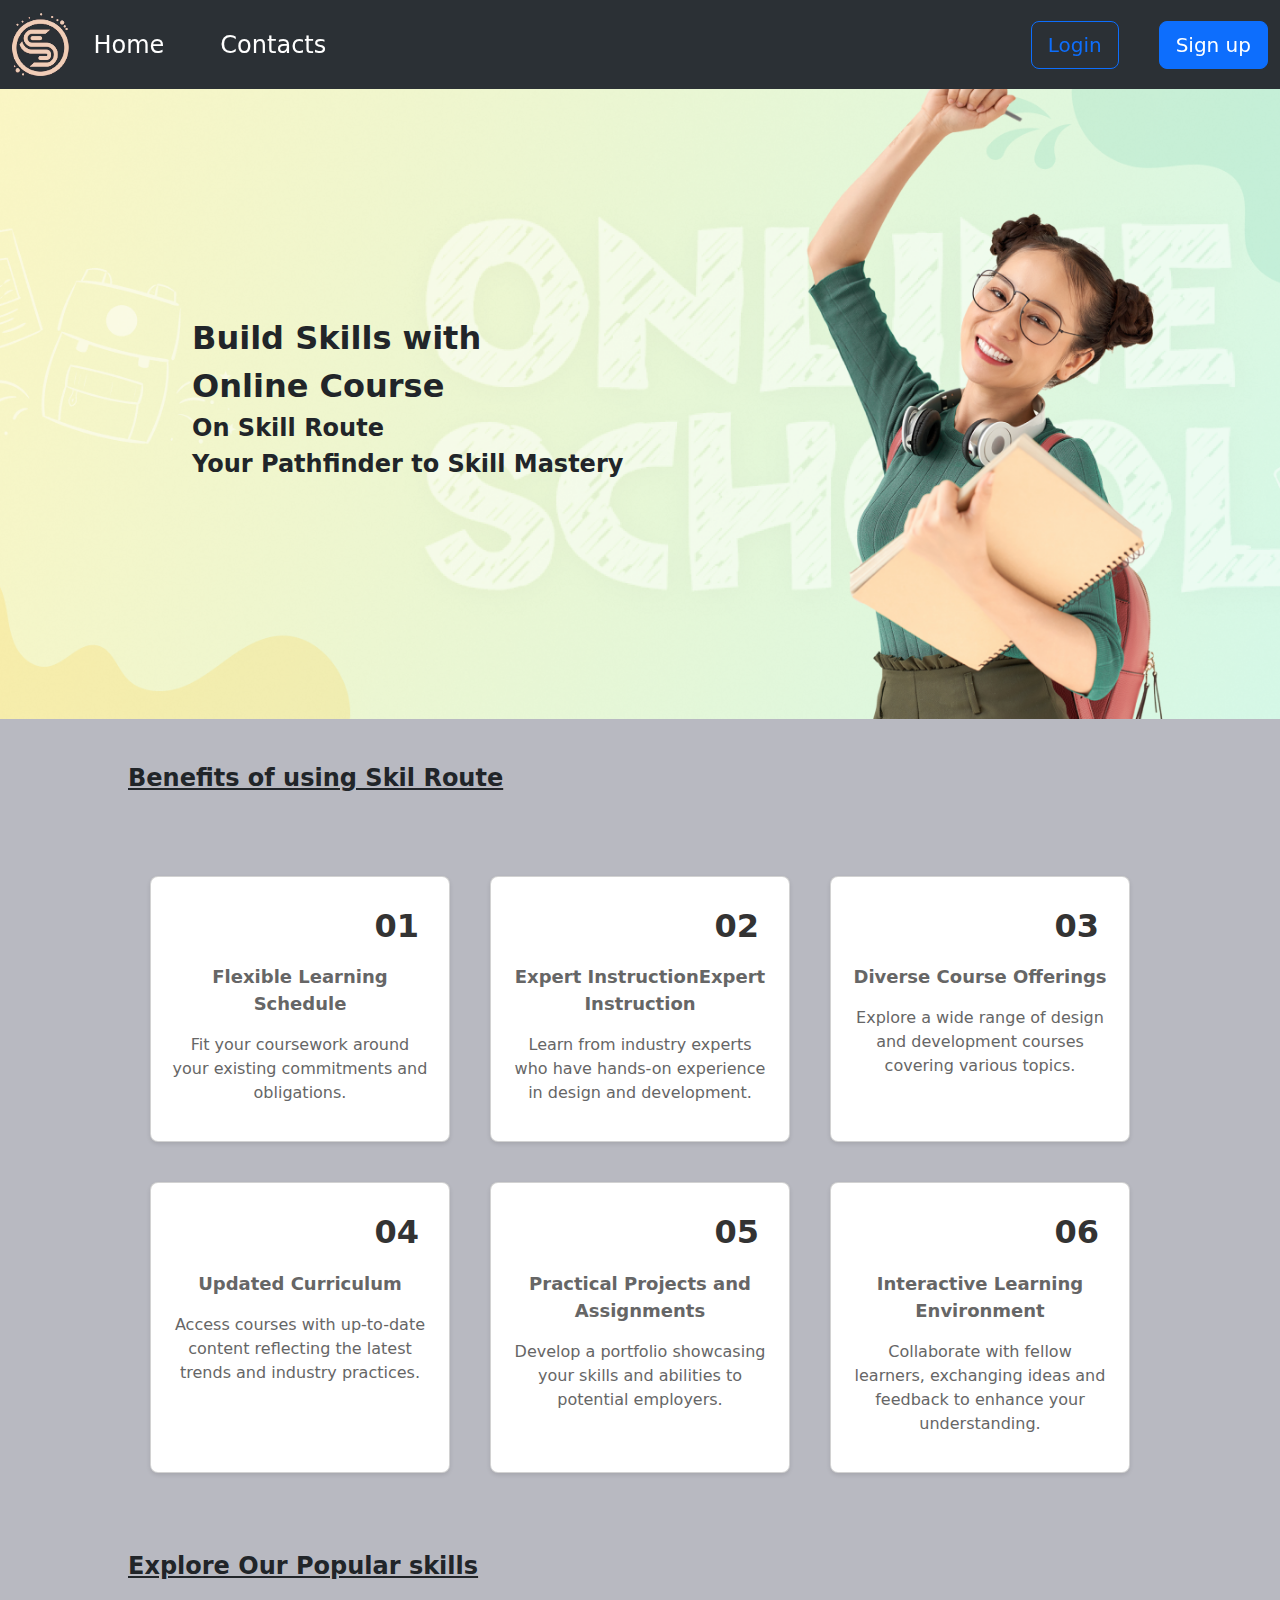
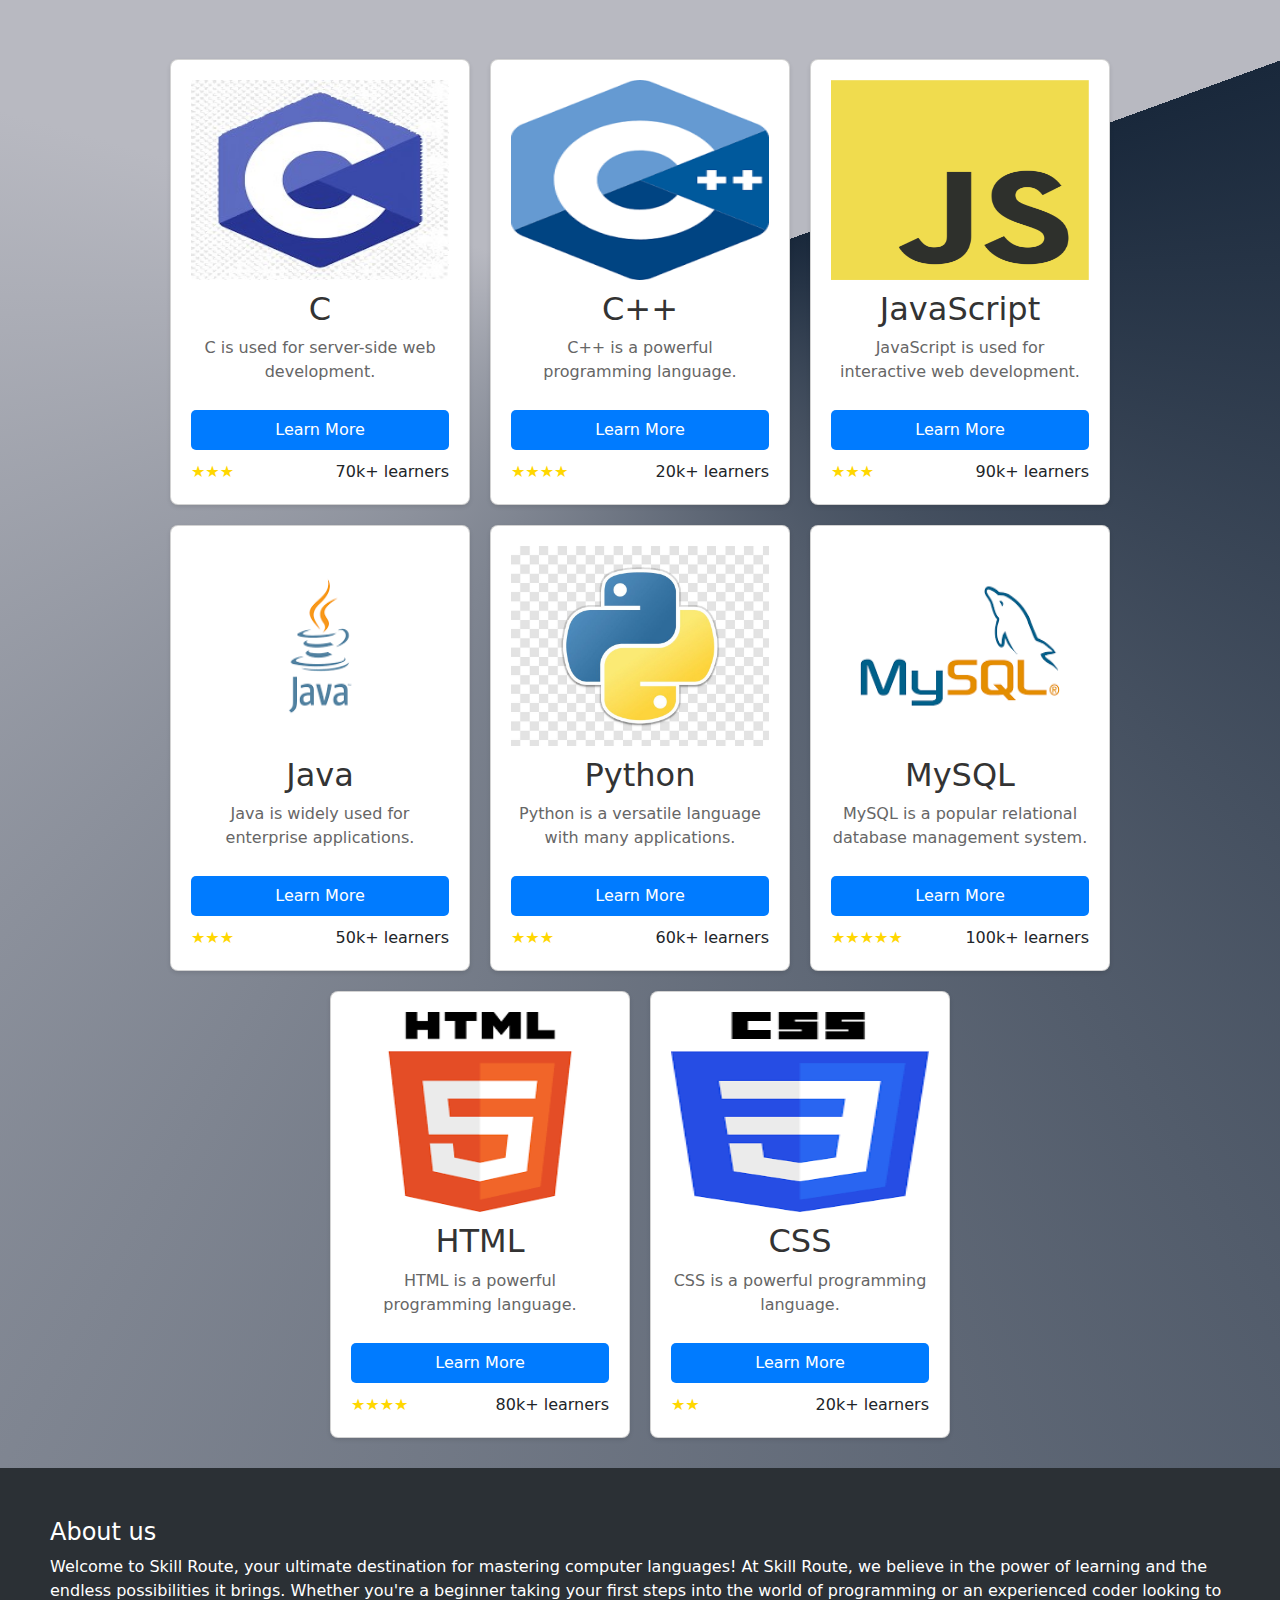
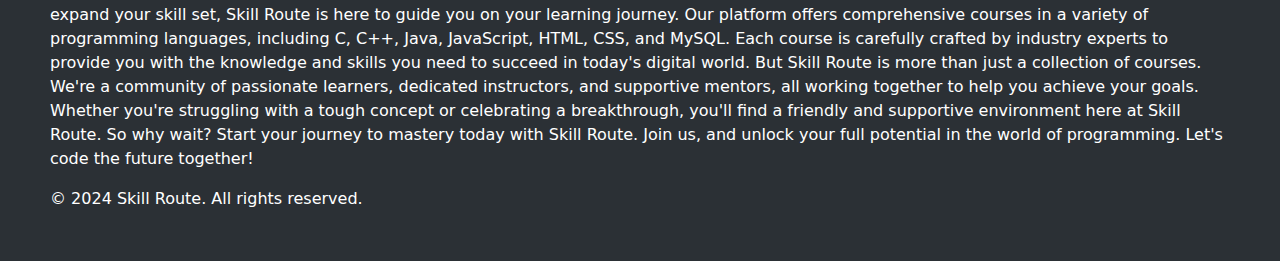
<file: index.html>
<!DOCTYPE html>
<html lang="en">

<head>
    <meta charset="UTF-8">
    <meta name="viewport" content="width=device-width, initial-scale=1.0">
    <title>Home Page</title>
    <link rel="stylesheet" href="https://cdn.jsdelivr.net/npm/bootstrap@5.3.3/dist/css/bootstrap.min.css">
    <link rel="stylesheet" href="home_style.css">
</head>

<body>
    <nav class="navbar navbar-expand-lg">
        <div class="container-fluid">
            <a href="index.html" class="navbar-brand">
                <img src="logo3-modified.jpg" alt="Logo">
            </a>
            <button class="navbar-toggler" type="button" data-bs-toggle="collapse"
                data-bs-target="#navbarSupportedContent" aria-controls="navbarSupportedContent" aria-expanded="false"
                aria-label="Toggle navigation">
                <!-- <span class="navbar-toggler-icon"></span> -->
                <img
                    src="[data-uri]" />
            </button>
            <div class="links collapse navbar-collapse" id="navbarSupportedContent">
                <ul class="navbar-nav me-auto mb-2 mb-lg-0">
                    <li class="nav-item"><a class="nav-link" aria-current="page" href="index.html">Home</a></li>
                    <li class="nav-item"><a class="nav-link" aria-current="page" href="Contact.html">Contacts</a></li>
                </ul>
                <div class="user links">
                    <ul class="navbar-nav me-auto mb-2 mb-lg-0">
                        <button type="button" class="btn btn-outline-primary btn-lg" onclick="Login()">Login</button>
                        <button type="button" class="btn btn-primary btn-lg" onclick="SignUp()">Sign up</button>
                    </ul>
                </div>
            </div>
        </div>
    </nav>
    <main>
        <div class="info">
            Build Skills with <br>
            Online Course <br>
            <div class="sub">
                On <b>Skill Route </b><br>
                Your Pathfinder to Skill Mastery
            </div>
        </div>
    </main>

    
    <div class="section">
        <h3 class="skills">Benefits of using Skil Route</h3>
        <div class="info container">
            <div class="card">
                <h2>01</h2>
                <p class="first">Flexible Learning Schedule</p>
                <p>Fit your coursework around your existing commitments and obligations.</p>
            </div>
            <div class="card">
                <h2>02</h2>
                <p class="first">Expert InstructionExpert Instruction</p>
                <p>Learn from industry experts who have hands-on experience in design and development.</p>
            </div>
            <div class="card">
                <h2>03</h2>
                <p class="first">Diverse Course Offerings</p>
                <p>Explore a wide range of design and development courses covering various topics.</p>
            </div>
            <div class="card">
                <h2>04</h2>
                <p class="first">Updated Curriculum</p>
                <p>Access courses with up-to-date content reflecting the latest trends and industry practices.</p>
            </div>
            <div class="card">
                <h2>05</h2>
                <p class="first">Practical Projects and Assignments</p>
                <p>Develop a portfolio showcasing your skills and abilities to potential employers.</p>
            </div><div class="card">
                <h2>06</h2>
                <p class="first">Interactive Learning Environment</p>
                <p>Collaborate with fellow learners, exchanging ideas and feedback to enhance your understanding.</p>
            </div>
        </div>

        <div class="skills">
            Explore Our Popular skills
        </div>
        <div class="container">

            <!-- C Card -->
            <div class="card">
                <img src="c.jpg" alt="C">
                <h2>C</h2>
                <p>C is used for server-side web development.</p>
                <a href="c1.html">Learn More</a>
                <div class="ratings">
                    <span class="stars">&#9733;&#9733;&#9733;</span>
                    <span class="learner-count">70k+ learners</span>
                </div>
            </div>

            <!-- C++ Card -->
            <div class="card">
                <img src="c++.jpg" alt="C++">
                <h2>C++</h2>
                <p>C++ is a powerful programming language.</p>
                <a href="c++.html">Learn More</a>
                <div class="ratings">
                    <span class="stars">&#9733;&#9733;&#9733;&#9733;</span>
                    <span class="learner-count">20k+ learners</span>
                </div>
            </div>

            <!-- JavaScript Card -->
            <div class="card">
                <img src="JavaScript.jpg" alt="JavaScript">
                <h2>JavaScript</h2>
                <p>JavaScript is used for interactive web development.</p>
                <a href="js.html">Learn More</a>
                <div class="ratings">
                    <span class="stars">&#9733;&#9733;&#9733;</span>
                    <span class="learner-count">90k+ learners</span>
                </div>
            </div>

            <!-- Java Card -->
            <div class="card">
                <img src="java.png" alt="Java">
                <h2>Java</h2>
                <p>Java is widely used for enterprise applications.</p>
                <a href="j.html">Learn More</a>
                <div class="ratings">
                    <span class="stars">&#9733;&#9733;&#9733;</span>
                    <span class="learner-count">50k+ learners</span>
                </div>
            </div>

            <!-- Python Card -->
            <div class="card">
                <img src="python.jpg" alt="Python">
                <h2>Python</h2>
                <p>Python is a versatile language with many applications.</p>
                <a href="python.html">Learn More</a>
                <div class="ratings">
                    <span class="stars">&#9733;&#9733;&#9733;</span>
                    <span class="learner-count">60k+ learners</span>
                </div>
            </div>

            <!-- MySQL Card -->
            <div class="card">
                <img src="mysql.png" alt="MySQL">
                <h2>MySQL</h2>
                <p>MySQL is a popular relational database management system.</p>
                <a href="mysql1.html">Learn More</a>
                <div class="ratings">
                    <span class="stars">&#9733;&#9733;&#9733;&#9733;&#9733;</span>
                    <span class="learner-count">100k+ learners</span>
                </div>
            </div>


            <!-- HTML Card -->
            <div class="card">
                <img src="html.jpg" alt="HTML">
                <h2>HTML</h2>
                <p>HTML is a powerful programming language.</p>
                <a href="h.html">Learn More</a>
                <div class="ratings">
                    <span class="stars">&#9733;&#9733;&#9733;&#9733;</span>
                    <span class="learner-count">80k+ learners</span>
                </div>
            </div>

            <!-- CSS Card -->
            <div class="card">
                <img src="css.jpg" alt="CSS">
                <h2>CSS</h2>
                <p>CSS is a powerful programming language.</p>
                <a href="cs.html">Learn More</a>
                <div class="ratings">
                    <span class="stars">&#9733;&#9733;</span>
                    <span class="learner-count">20k+ learners</span>
                </div>
            </div>
        </div>
    </div>

    <button id="toTop"><b>Top</b></button>

    <footer>
        <div class="About_us">
            <h4>About us</h4>
            <p>Welcome to Skill Route, your ultimate destination for mastering computer languages! 

                At Skill Route, we believe in the power of learning and the endless possibilities it brings. Whether you're a beginner taking your first steps into the world of programming or an experienced coder looking to expand your skill set, Skill Route is here to guide you on your learning journey.
                
                Our platform offers comprehensive courses in a variety of programming languages, including C, C++, Java, JavaScript, HTML, CSS, and MySQL. Each course is carefully crafted by industry experts to provide you with the knowledge and skills you need to succeed in today's digital world.
                
                But Skill Route is more than just a collection of courses. We're a community of passionate learners, dedicated instructors, and supportive mentors, all working together to help you achieve your goals. Whether you're struggling with a tough concept or celebrating a breakthrough, you'll find a friendly and supportive environment here at Skill Route.
                
                So why wait? Start your journey to mastery today with Skill Route. Join us, and unlock your full potential in the world of programming. Let's code the future together!
                </p>
            &copy 2024 Skill Route. All rights reserved.
        </div>
    </footer>

    <script>
        function Login() {
            window.location.href = 'login.html', '_blank';
        }
        function SignUp() {
            window.location.href = 'sign up.html';
        }
        let toTop = document.getElementById('toTop');
        toTop.style.display = 'none';
        window.addEventListener('scroll', () => {
            if (this.scrollY > 500) {
                toTop.style.display = 'block';
            } else {
                toTop.style.display = 'none';
            }
        })
        toTop.onclick = function () {
            window.scrollTo({ top: 0, behavior: 'smooth' });
        }
    </script>
    <script src="https://cdn.jsdelivr.net/npm/bootstrap@5.3.3/dist/js/bootstrap.bundle.min.js"></script>
</body>

</html>
</file>
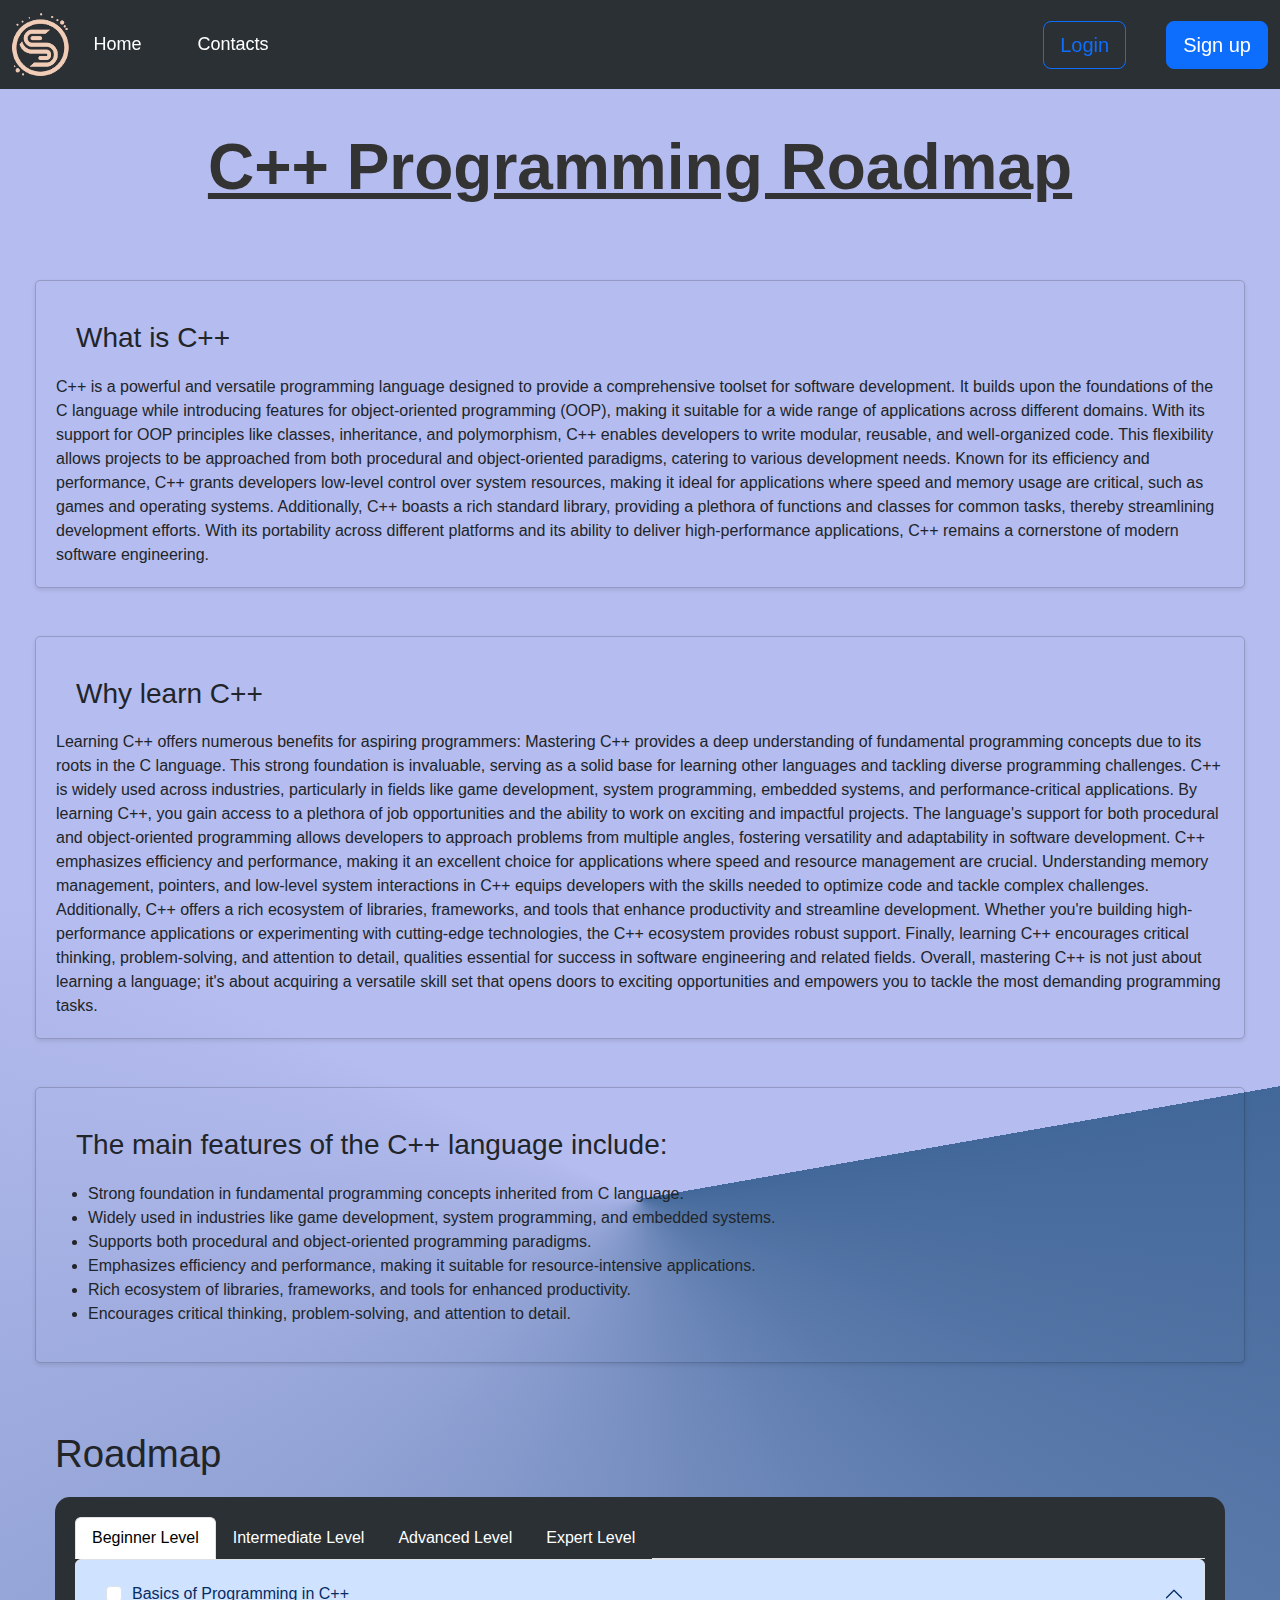
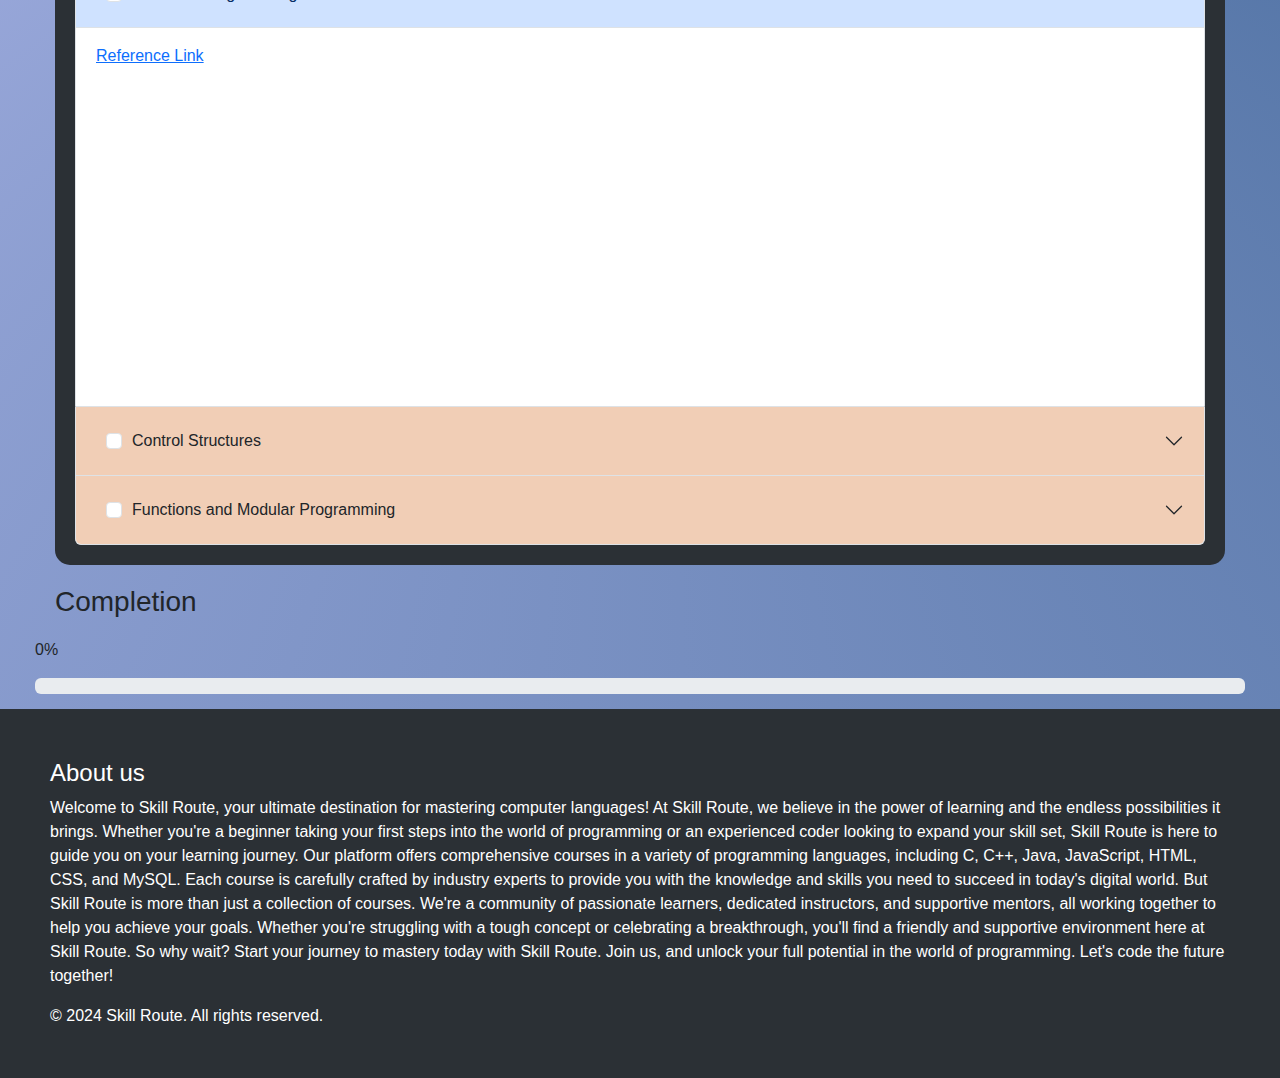
<file: c++.html>
<!DOCTYPE html>
<html lang="en">

<head>
    <meta charset="UTF-8">
    <meta name="viewport" content="width=device-width, initial-scale=1.0">
    <title>C++ Learning Roadmap</title>
    <link rel="stylesheet" href="https://cdn.jsdelivr.net/npm/bootstrap@5.3.3/dist/css/bootstrap.min.css">
    <link rel="stylesheet" href="c.css">
</head>

<body>
    <nav class="navbar navbar-expand-lg">
        <div class="container-fluid">
            <a href="index.html" class="navbar-brand">
                <img src="logo3-modified.jpg" alt="Logo">
            </a>
            <button class="navbar-toggler" type="button" data-bs-toggle="collapse"
                data-bs-target="#navbarSupportedContent" aria-controls="navbarSupportedContent" aria-expanded="false"
                aria-label="Toggle navigation">
                <!-- <span class="navbar-toggler-icon"></span> -->
                <img
                    src="[data-uri]" />
            </button>
            <div class="links collapse navbar-collapse" id="navbarSupportedContent">
                <ul class="navbar-nav me-auto mb-2 mb-lg-0">
                    <li class="nav-item"><a class="nav-link" aria-current="page" href="index.html">Home</a></li>
                    <li class="nav-item"><a class="nav-link" aria-current="page" href="Contact.html">Contacts</a></li>
                </ul>
                <div class="user links">
                    <ul class="navbar-nav me-auto mb-2 mb-lg-0">
                        <button type="button" class="btn btn-outline-primary btn-lg" onclick="Login()">Login</button>
                        <button type="button" class="btn btn-primary btn-lg" onclick="SignUp()">Sign up</button>
                    </ul>
                </div>
            </div>
        </div>
    </nav>
    <div class="main">
        <div class="heading">C++ Programming Roadmap</div>
        <div class="intro">
            <div class="card">
                <h3>What is C++</h3>
                C++ is a powerful and versatile programming language designed to provide a comprehensive toolset for
                software development. It builds upon the foundations of the C language while introducing features for
                object-oriented programming (OOP), making it suitable for a wide range of applications across different
                domains. With its support for OOP principles like classes, inheritance, and polymorphism, C++ enables
                developers to write modular, reusable, and well-organized code. This flexibility allows projects to be
                approached from both procedural and object-oriented paradigms, catering to various development needs.
                Known for its efficiency and performance, C++ grants developers low-level control over system resources,
                making it ideal for applications where speed and memory usage are critical, such as games and operating
                systems. Additionally, C++ boasts a rich standard library, providing a plethora of functions and classes
                for common tasks, thereby streamlining development efforts. With its portability across different
                platforms and its ability to deliver high-performance applications, C++ remains a cornerstone of modern
                software engineering.
            </div>
            <br><br>
            <div class="card">
                <h3>Why learn C++</h3>
                Learning C++ offers numerous benefits for aspiring programmers:

                Mastering C++ provides a deep understanding of fundamental programming concepts due to its roots in the
                C language. This strong foundation is invaluable, serving as a solid base for learning other languages
                and tackling diverse programming challenges.

                C++ is widely used across industries, particularly in fields like game development, system programming,
                embedded systems, and performance-critical applications. By learning C++, you gain access to a plethora
                of job opportunities and the ability to work on exciting and impactful projects.

                The language's support for both procedural and object-oriented programming allows developers to approach
                problems from multiple angles, fostering versatility and adaptability in software development.

                C++ emphasizes efficiency and performance, making it an excellent choice for applications where speed
                and resource management are crucial. Understanding memory management, pointers, and low-level system
                interactions in C++ equips developers with the skills needed to optimize code and tackle complex
                challenges.

                Additionally, C++ offers a rich ecosystem of libraries, frameworks, and tools that enhance productivity
                and streamline development. Whether you're building high-performance applications or experimenting with
                cutting-edge technologies, the C++ ecosystem provides robust support.

                Finally, learning C++ encourages critical thinking, problem-solving, and attention to detail, qualities
                essential for success in software engineering and related fields. Overall, mastering C++ is not just
                about learning a language; it's about acquiring a versatile skill set that opens doors to exciting
                opportunities and empowers you to tackle the most demanding programming tasks.
            </div>
            <br><br>
            <div class="card">
                <h3>The main features of the C++ language include:</h3>
                <ul>
                    <li>Strong foundation in fundamental programming concepts inherited from C language.</li>
                    <li>Widely used in industries like game development, system programming, and embedded systems.</li>
                    <li>Supports both procedural and object-oriented programming paradigms.</li>
                    <li>Emphasizes efficiency and performance, making it suitable for resource-intensive applications.
                    </li>
                    <li>Rich ecosystem of libraries, frameworks, and tools for enhanced productivity.</li>
                    <li>Encourages critical thinking, problem-solving, and attention to detail.</li>
                </ul>
            </div>
            <br><br>
            <h3 class="last">Roadmap</h3>
            <div class="roadmap">
                <header>
                    <div class="nav nav-tabs" id="nav-tab" role="tablist">
                        <button class="nav-link active" id="nav-home-tab" data-bs-toggle="tab"
                            data-bs-target="#nav-home" type="button" role="tab" aria-controls="nav-home"
                            aria-selected="true">Beginner Level</button>
                        <button class="nav-link" id="nav-profile-tab" data-bs-toggle="tab" data-bs-target="#nav-profile"
                            type="button" role="tab" aria-controls="nav-profile" aria-selected="false">Intermediate
                            Level</button>
                        <button class="nav-link" id="nav-contact-tab" data-bs-toggle="tab" data-bs-target="#nav-contact"
                            type="button" role="tab" aria-controls="nav-contact" aria-selected="false">Advanced
                            Level</button>
                        <button class="nav-link" id="nav-Expert-tab" data-bs-toggle="tab" data-bs-target="#nav-Expert"
                            type="button" role="tab" aria-controls="nav-Expert" aria-selected="false">Expert
                            Level</button>
                    </div>
                </header>
                <div class="tab-content" id="nav-tabContent">
                    <div class="tab-pane fade show active" id="nav-home" role="tabpanel" aria-labelledby="nav-home-tab"
                        tabindex="0">
                        <div class="accordion" id="accordionExample">
                            <div class="accordion-item">
                                <h2 class="accordion-header">
                                    <button class="accordion-button" type="button" data-bs-toggle="collapse"
                                        data-bs-target="#collapseOne" aria-expanded="false" aria-controls="collapseOne">
                                        Basics of Programming in C++
                                    </button>
                                </h2>
                                <div id="collapseOne" class="accordion-collapse collapse show"
                                    data-bs-parent="#accordionExample">
                                    <div class="accordion-body">
                                        <a
                                            href="https://www.geeksforgeeks.org/c-plus-plus/?ref=ghm">
                                            Reference Link</a> <br>
                                        <iframe width="100%" height="315"
                                            src="https://www.youtube.com/embed/oW2r0r_i5Ps?si=7mrUMCXs7LU3QE0G"
                                            title="YouTube video player" frameborder="0"
                                            allow="accelerometer; autoplay; clipboard-write; encrypted-media; gyroscope; picture-in-picture; web-share"
                                            referrerpolicy="strict-origin-when-cross-origin" allowfullscreen></iframe>
                                    </div>
                                </div>
                            </div>
                            <div class="accordion-item">
                                <h2 class="accordion-header">
                                    <button class="accordion-button collapsed" type="button" data-bs-toggle="collapse"
                                        data-bs-target="#collapseTwo" aria-expanded="false" aria-controls="collapseTwo">
                                        Control Structures
                                    </button>
                                </h2>
                                <div id="collapseTwo" class="accordion-collapse collapse"
                                    data-bs-parent="#accordionExample">
                                    <div class="accordion-body">
                                        <a
                                            href="https://www.geeksforgeeks.org/c-plus-plus/?ref=ghm#cpp_control_statements">
                                            Reference Link</a> <br>
                                        <iframe width="100%" height="315"
                                            src="https://www.youtube.com/embed/AY96XFqb934?si=m_plZdhh2lr01h10"
                                            title="YouTube video player" frameborder="0"
                                            allow="accelerometer; autoplay; clipboard-write; encrypted-media; gyroscope; picture-in-picture; web-share"
                                            referrerpolicy="strict-origin-when-cross-origin" allowfullscreen></iframe>
                                    </div>
                                </div>
                            </div>
                            <div class="accordion-item">
                                <h2 class="accordion-header">
                                    <button class="accordion-button collapsed" type="button" data-bs-toggle="collapse"
                                        data-bs-target="#collapseThree" aria-expanded="false"
                                        aria-controls="collapseThree">
                                        Functions and Modular Programming
                                    </button>
                                </h2>
                                <div id="collapseThree" class="accordion-collapse collapse"
                                    data-bs-parent="#accordionExample">
                                    <div class="accordion-body">
                                        <a
                                            href="https://www.geeksforgeeks.org/c-plus-plus/?ref=ghm#cpp_functions">
                                            Reference Link</a> <br>
                                        <iframe width="560" height="315"
                                            src="https://www.youtube.com/embed/RFLFX1boGwo?si=dH9xvIjH6S8WqaO6"
                                            title="YouTube video player" frameborder="0"
                                            allow="accelerometer; autoplay; clipboard-write; encrypted-media; gyroscope; picture-in-picture; web-share"
                                            referrerpolicy="strict-origin-when-cross-origin" allowfullscreen></iframe>
                                    </div>
                                </div>
                            </div>
                        </div>
                    </div>
                    <div class="tab-pane fade" id="nav-profile" role="tabpanel" aria-labelledby="nav-profile-tab"
                        tabindex="0">
                        <div class="accordion" id="accordionExample">
                            <div class="accordion-item">
                                <h2 class="accordion-header">
                                    <button class="accordion-button" type="button" data-bs-toggle="collapse"
                                        data-bs-target="#collapseOne" aria-expanded="true" aria-controls="collapseOne">
                                        Arrays and Strings
                                    </button>
                                </h2>
                                <div id="collapseOne" class="accordion-collapse collapse show"
                                    data-bs-parent="#accordionExample">
                                    <div class="accordion-body">
                                        <a
                                            href="https://www.geeksforgeeks.org/c-plus-plus/?ref=ghm#cpp_arrays">
                                            Reference Link</a> <br>
                                        <iframe width="100%" height="315"
                                            src="https://www.youtube.com/watch?v=oW2r0r_i5Ps&list=PLu0W_9lII9agpFUAlPFe_VNSlXW5uE0YL&index=2"
                                            title="YouTube video player" frameborder="0"
                                            allow="accelerometer; autoplay; clipboard-write; encrypted-media; gyroscope; picture-in-picture; web-share"
                                            referrerpolicy="strict-origin-when-cross-origin" allowfullscreen></iframe>
                                    </div>
                                </div>
                            </div>
                            <div class="accordion-item">
                                <h2 class="accordion-header">
                                    <button class="accordion-button collapsed" type="button" data-bs-toggle="collapse"
                                        data-bs-target="#collapseTwo" aria-expanded="false" aria-controls="collapseTwo">
                                        Arrays and Strings
                                    </button>
                                </h2>
                                <div id="collapseTwo" class="accordion-collapse collapse"
                                    data-bs-parent="#accordionExample">
                                    <div class="accordion-body">
                                        <a
                                            href="https://www.geeksforgeeks.org/writing-first-c-program-hello-world-example/?ref=lbp">
                                            Reference Link</a> <br>
                                        <iframe width="560" height="315"
                                            src="https://www.youtube.com/embed/ePJxpxsnkGw?si=2xNld5VFBFq5miMc"
                                            title="YouTube video player" frameborder="0"
                                            allow="accelerometer; autoplay; clipboard-write; encrypted-media; gyroscope; picture-in-picture; web-share"
                                            referrerpolicy="strict-origin-when-cross-origin" allowfullscreen></iframe>
                                    </div>
                                </div>
                            </div>
                            <div class="accordion-item">
                                <h2 class="accordion-header">
                                    <button class="accordion-button collapsed" type="button" data-bs-toggle="collapse"
                                        data-bs-target="#collapseThree" aria-expanded="false"
                                        aria-controls="collapseThree">
                                        Object-Oriented Programming (OOP)
                                    </button>
                                </h2>
                                <div id="collapseThree" class="accordion-collapse collapse"
                                    data-bs-parent="#accordionExample">
                                    <div class="accordion-body">
                                        <a
                                            href="https://www.geeksforgeeks.org/c-plus-plus/?ref=ghm#cpp_oops">
                                            Reference Link</a> <br>
                                        <iframe width="560" height="315"
                                            src="https://www.youtube.com/embed/nGJTWaaFdjc?si=Dbsh51H4kfp0tTNX"
                                            title="YouTube video player" frameborder="0"
                                            allow="accelerometer; autoplay; clipboard-write; encrypted-media; gyroscope; picture-in-picture; web-share"
                                            referrerpolicy="strict-origin-when-cross-origin" allowfullscreen></iframe>
                                    </div>
                                </div>
                            </div>
                        </div>
                    </div>
                    <div class="tab-pane fade" id="nav-contact" role="tabpanel" aria-labelledby="nav-contact-tab"
                        tabindex="0">
                        <div class="accordion" id="accordionExample">
                            <div class="accordion-item">
                                <h2 class="accordion-header">
                                    <button class="accordion-button" type="button" data-bs-toggle="collapse"
                                        data-bs-target="#collapseOne" aria-expanded="true" aria-controls="collapseOne">
                                        Standard Template Library (STL)
                                    </button>
                                </h2>
                                <div id="collapseOne" class="accordion-collapse collapse show"
                                    data-bs-parent="#accordionExample">
                                    <div class="accordion-body">
                                        <a
                                            href="https://www.geeksforgeeks.org/c-plus-plus/?ref=ghm#cpp_stl">
                                            Reference Link</a> <br>
                                        <iframe width="560" height="315"
                                            src="https://www.youtube.com/embed/c9iREsYpayk?si=1qjz3KOnpqR_yEEs"
                                            title="YouTube video player" frameborder="0"
                                            allow="accelerometer; autoplay; clipboard-write; encrypted-media; gyroscope; picture-in-picture; web-share"
                                            referrerpolicy="strict-origin-when-cross-origin" allowfullscreen></iframe>
                                    </div>
                                </div>
                            </div>
                            <div class="accordion-item">
                                <h2 class="accordion-header">
                                    <button class="accordion-button collapsed" type="button" data-bs-toggle="collapse"
                                        data-bs-target="#collapseTwo" aria-expanded="false" aria-controls="collapseTwo">
                                        Exception Handling
                                    </button>
                                </h2>
                                <div id="collapseTwo" class="accordion-collapse collapse"
                                    data-bs-parent="#accordionExample">
                                    <div class="accordion-body">
                                        <a
                                            href="https://www.geeksforgeeks.org/c-plus-plus/?ref=ghm#cpp_expception_handling">
                                            Reference Link</a> <br>
                                        <iframe width="560" height="315"
                                            src="https://www.youtube.com/embed/7hcQQEHZPiQ?si=uHSxRm5jezkEg1lG"
                                            title="YouTube video player" frameborder="0"
                                            allow="accelerometer; autoplay; clipboard-write; encrypted-media; gyroscope; picture-in-picture; web-share"
                                            referrerpolicy="strict-origin-when-cross-origin" allowfullscreen></iframe>
                                    </div>
                                </div>
                            </div>
                            <div class="accordion-item">
                                <h2 class="accordion-header">
                                    <button class="accordion-button collapsed" type="button" data-bs-toggle="collapse"
                                        data-bs-target="#collapseThree" aria-expanded="false"
                                        aria-controls="collapseThree">
                                        Templates and Generic Programming
                                    </button>
                                </h2>
                                <div id="collapseThree" class="accordion-collapse collapse"
                                    data-bs-parent="#accordionExample">
                                    <div class="accordion-body">
                                        <a
                                            href="https://www.geeksforgeeks.org/c-plus-plus/?ref=ghm#cpp_templates">
                                            Reference Link</a> <br>
                                        <iframe width="560" height="315"
                                            src="https://www.youtube.com/embed/kKJeekDKU30?si=ACOEzitBkL6IQWml"
                                            title="YouTube video player" frameborder="0"
                                            allow="accelerometer; autoplay; clipboard-write; encrypted-media; gyroscope; picture-in-picture; web-share"
                                            referrerpolicy="strict-origin-when-cross-origin" allowfullscreen></iframe>
                                    </div>
                                </div>
                            </div>
                        </div>
                    </div>
                    <div class="tab-pane fade" id="nav-Expert" role="tabpanel" aria-labelledby="nav-Expert-tab"
                        tabindex="0">
                        <div class="accordion" id="accordionExample">
                            <div class="accordion-item">
                                <h2 class="accordion-header">
                                    <button class="accordion-button" type="button" data-bs-toggle="collapse"
                                        data-bs-target="#collapseOne" aria-expanded="true" aria-controls="collapseOne">
                                        Advanced C++ Features
                                    </button>
                                </h2>
                                <div id="collapseOne" class="accordion-collapse collapse show"
                                    data-bs-parent="#accordionExample">
                                    <div class="accordion-body">
                                        <a
                                            href="https://www.geeksforgeeks.org/c-plus-plus/?ref=ghm#cpp_advanced">
                                            Reference Link</a> <br>
                                        <iframe width="560" height="315"
                                            src="https://www.youtube.com/embed/e4r5gyiVQUg?si=xJLcbaL7t2SfKJn8"
                                            title="YouTube video player" frameborder="0"
                                            allow="accelerometer; autoplay; clipboard-write; encrypted-media; gyroscope; picture-in-picture; web-share"
                                            referrerpolicy="strict-origin-when-cross-origin" allowfullscreen></iframe>
                                    </div>
                                </div>
                            </div>
                            <div class="accordion-item">
                                <h2 class="accordion-header">
                                    <button class="accordion-button collapsed" type="button" data-bs-toggle="collapse"
                                        data-bs-target="#collapseTwo" aria-expanded="false" aria-controls="collapseTwo">
                                        Concurrency and Multithreading
                                    </button>
                                </h2>
                                <div id="collapseTwo" class="accordion-collapse collapse"
                                    data-bs-parent="#accordionExample">
                                    <div class="accordion-body">
                                        <a
                                            href="https://www.geeksforgeeks.org/writing-first-c-program-hello-world-example/?ref=lbp">
                                            Reference Link</a> <br>
                                        <iframe width="560" height="315"
                                            src="https://www.youtube.com/embed/TPVH_coGAQs?si=SOkNmRcfCsC1I-rO"
                                            title="YouTube video player" frameborder="0"
                                            allow="accelerometer; autoplay; clipboard-write; encrypted-media; gyroscope; picture-in-picture; web-share"
                                            referrerpolicy="strict-origin-when-cross-origin" allowfullscreen></iframe>
                                    </div>
                                </div>
                            </div>
                            <div class="accordion-item">
                                <h2 class="accordion-header">
                                    <button class="accordion-button collapsed" type="button" data-bs-toggle="collapse"
                                        data-bs-target="#collapseThree" aria-expanded="false"
                                        aria-controls="collapseThree">
                                        Performance Optimization
                                    </button>
                                </h2>
                                <div id="collapseThree" class="accordion-collapse collapse"
                                    data-bs-parent="#accordionExample">
                                    <div class="accordion-body">
                                        <a
                                            href="https://www.geeksforgeeks.org/c-plus-plus/?ref=ghm#cp_cpp">
                                            Reference Link</a> <br>
                                        <iframe width="560" height="315"
                                            src="https://www.youtube.com/embed/NH1Tta7purM?si=O9xpbNMW_O_Uj2lk"
                                            title="YouTube video player" frameborder="0"
                                            allow="accelerometer; autoplay; clipboard-write; encrypted-media; gyroscope; picture-in-picture; web-share"
                                            referrerpolicy="strict-origin-when-cross-origin" allowfullscreen></iframe>
                                    </div>
                                </div>
                            </div>
                        </div>
                    </div>
                </div>
            </div>
            <h3>Completion</h3>
            <p class="per">0%</p>
            <div class="progress" role="progressbar" aria-label="Basic example" aria-valuenow="0" aria-valuemin="0"
                aria-valuemax="100">
                <div class="progress-bar" style="width: 0%"></div>
            </div>
        </div>
    </div>

    <footer>
        <div class="About_us">
            <h4>About us</h4>
            <p>Welcome to Skill Route, your ultimate destination for mastering computer languages! At Skill Route, we
                believe in the power of learning and the endless possibilities it brings. Whether you're a beginner
                taking your first steps into the world of programming or an experienced coder looking to expand your
                skill set, Skill Route is here to guide you on your learning journey. Our platform offers comprehensive
                courses in a variety of programming languages, including C, C++, Java, JavaScript, HTML, CSS, and MySQL.
                Each course is carefully crafted by industry experts to provide you with the knowledge and skills you
                need to succeed in today's digital world. But Skill Route is more than just a collection of courses.
                We're a community of passionate learners, dedicated instructors, and supportive mentors, all working
                together to help you achieve your goals. Whether you're struggling with a tough concept or celebrating a
                breakthrough, you'll find a friendly and supportive environment here at Skill Route. So why wait? Start
                your journey to mastery today with Skill Route. Join us, and unlock your full potential in the world of
                programming. Let's code the future together!</p>
            &copy 2024 Skill Route. All rights reserved.
        </div>
    </footer>

    <script>
        function Login() {
            window.location.href = 'login.html', '_blank';
        }
        function SignUp() {
            window.location.href = 'sign up.html';
        }
    </script>
    <script src="https://cdn.jsdelivr.net/npm/bootstrap@5.3.3/dist/js/bootstrap.bundle.min.js"></script>
    <script src="checkbox.js"></script>
</body>

</html>
</file>
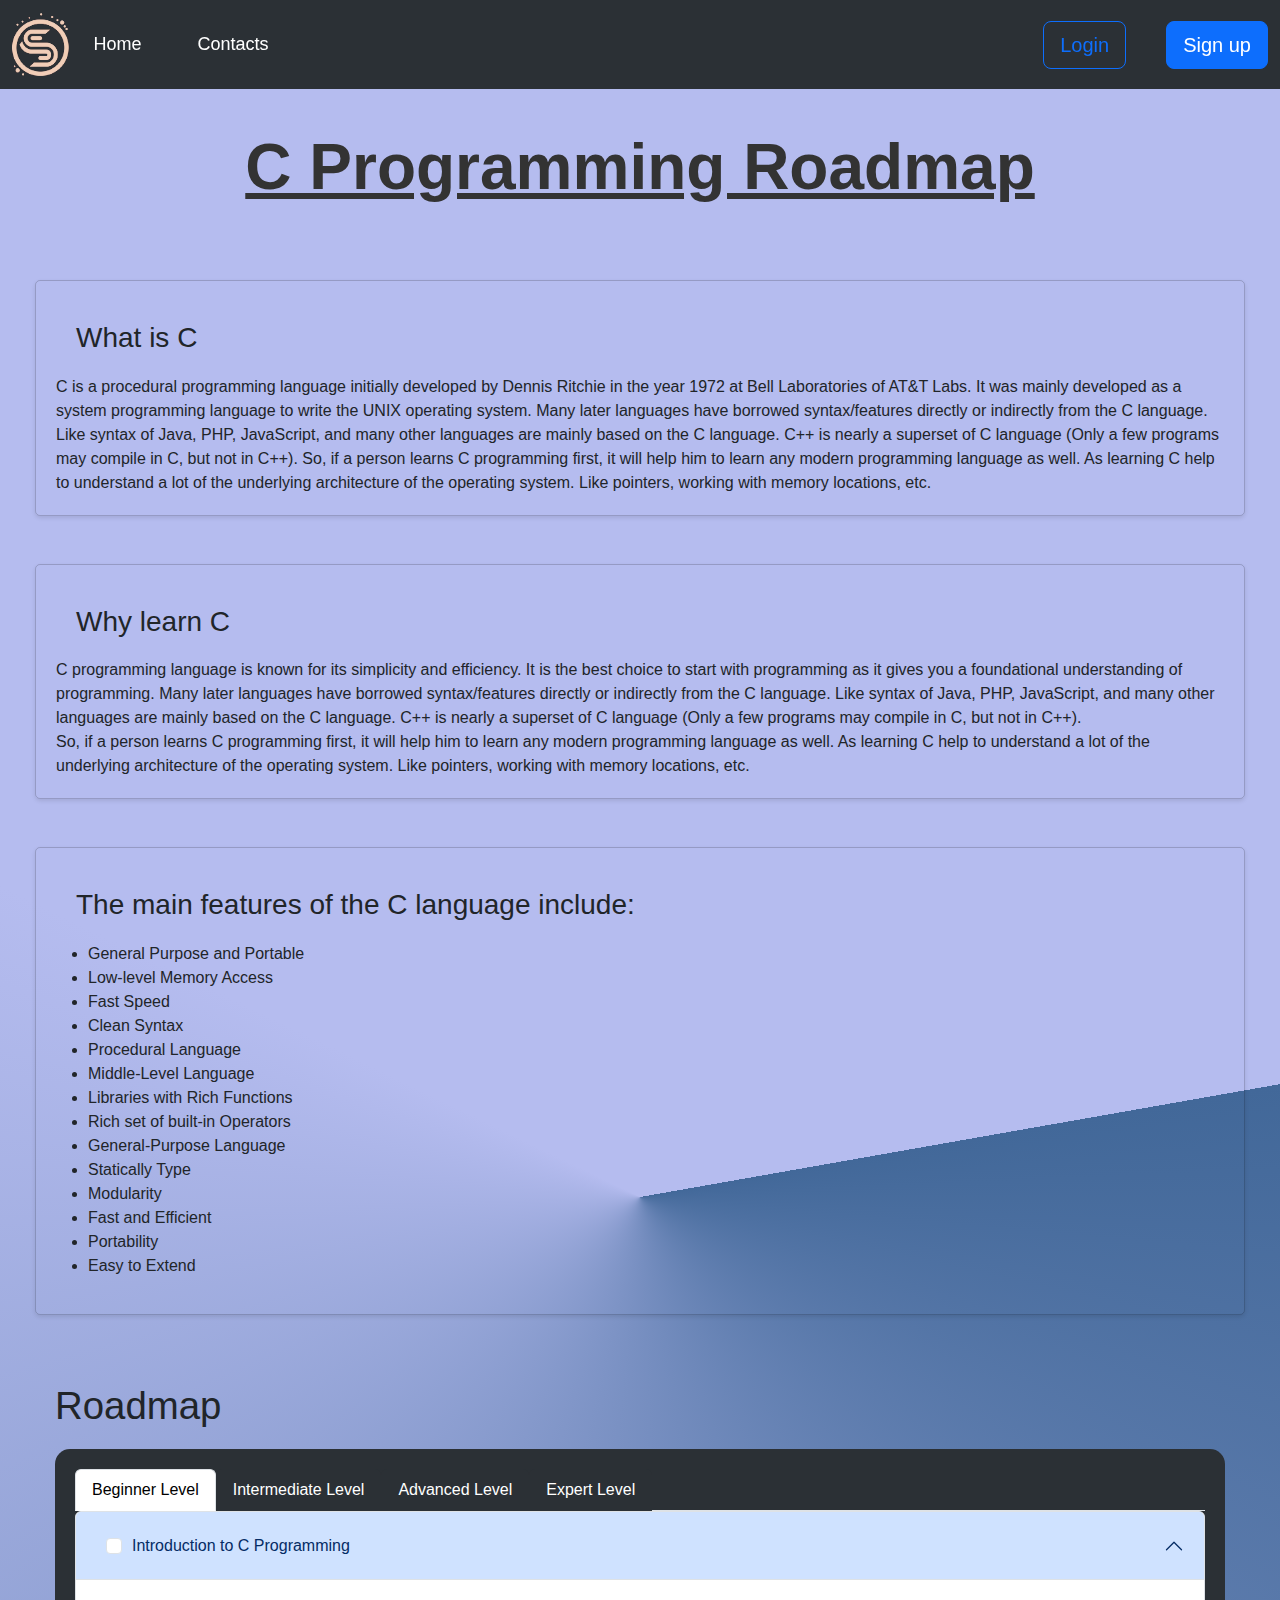
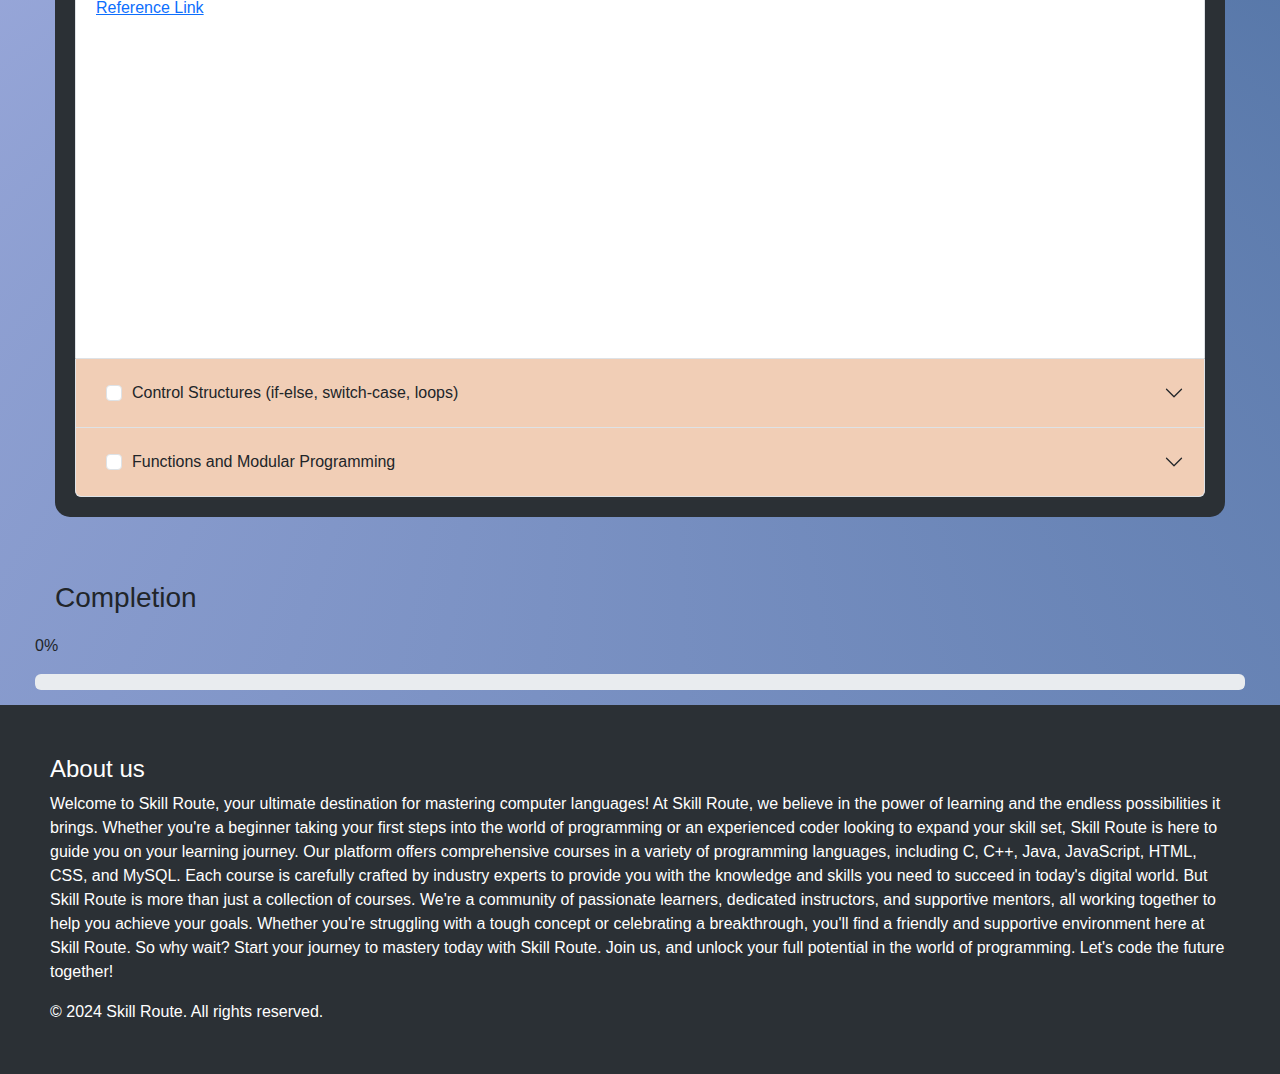
<file: c1.html>
<!DOCTYPE html>
<html lang="en">

<head>
    <meta charset="UTF-8">
    <meta name="viewport" content="width=device-width, initial-scale=1.0">
    <title>C Programming Roadmap</title>
    <link rel="stylesheet" href="https://cdn.jsdelivr.net/npm/bootstrap@5.3.3/dist/css/bootstrap.min.css">
    <link rel="stylesheet" href="c.css">

</head>

<body>
    <nav class="navbar navbar-expand-lg">
        <div class="container-fluid">
            <a href="index.html" class="navbar-brand">
                <img src="logo3-modified.jpg" alt="Logo">
            </a>
            <button class="navbar-toggler" type="button" data-bs-toggle="collapse"
                data-bs-target="#navbarSupportedContent" aria-controls="navbarSupportedContent" aria-expanded="false"
                aria-label="Toggle navigation">
                <!-- <span class="navbar-toggler-icon"></span> -->
                <img
                    src="[data-uri]" />
            </button>
            <div class="links collapse navbar-collapse" id="navbarSupportedContent">
                <ul class="navbar-nav me-auto mb-2 mb-lg-0">
                    <li class="nav-item"><a class="nav-link" aria-current="page" href="index.html">Home</a></li>
                    <li class="nav-item"><a class="nav-link" aria-current="page" href="Contact.html">Contacts</a></li>
                </ul>
                <div class="user links">
                    <ul class="navbar-nav me-auto mb-2 mb-lg-0">
                        <button type="button" class="btn btn-outline-primary btn-lg" onclick="Login()">Login</button>
                        <button type="button" class="btn btn-primary btn-lg" onclick="SignUp()">Sign up</button>
                    </ul>
                </div>
            </div>
        </div>
    </nav>
    <div class="main">
        <div class="heading">C Programming Roadmap</div>
        <div class="intro">
            <div class="card">
                <h3>What is C</h3>
                C is a procedural programming language initially developed by Dennis Ritchie in the year 1972 at Bell
                Laboratories of AT&T Labs. It was mainly developed as a system programming language to write the UNIX
                operating
                system.
                Many later languages have borrowed syntax/features directly or indirectly from the C language. Like
                syntax of
                Java, PHP, JavaScript, and many other languages are mainly based on the C language. C++ is nearly a
                superset of
                C language (Only a few programs may compile in C, but not in C++).

                So, if a person learns C programming first, it will help him to learn any modern programming language as
                well.
                As learning C help to understand a lot of the underlying architecture of the operating system. Like
                pointers,
                working with memory locations, etc.
            </div>
            <br><br>
            <div class="card">
                <h3>Why learn C</h3>
                C programming language is known for its simplicity and efficiency. It is the best choice to start with
                programming as it gives you a foundational understanding of programming.
                Many later languages have borrowed syntax/features directly or indirectly from the C language. Like
                syntax of
                Java, PHP, JavaScript, and many other languages are mainly based on the C language. C++ is nearly a
                superset of
                C language (Only a few programs may compile in C, but not in C++).
                <br>
                So, if a person learns C programming first, it will help him to learn any modern programming language as
                well.
                As learning C help to understand a lot of the underlying architecture of the operating system. Like
                pointers,
                working with memory locations, etc.
            </div>
            <br><br>
            <div class="card">
                <h3>The main features of the C language include:</h3>
                <ul>
                    <li>General Purpose and Portable</li>
                    <li>Low-level Memory Access</li>
                    <li>Fast Speed</li>
                    <li>Clean Syntax</li>
                    <li>
                        Procedural Language
                    </li>
                    <li>
                        Middle-Level Language
                    </li>
                    <li>
                        Libraries with Rich Functions
                    </li>
                    <li>
                        Rich set of built-in Operators
                    </li>
                    <li>
                        General-Purpose Language
                    </li>
                    <li>
                        Statically Type
                    </li>
                    <li>
                        Modularity
                    </li>
                    <li>
                        Fast and Efficient
                    </li>
                    <li>
                        Portability
                    </li>
                    <li>
                        Easy to Extend
                    </li>
                </ul>
            </div>
            <br><br>
            <h3 class="last">Roadmap</h3>
            <div class="roadmap">
                <header>
                    <div class="nav nav-tabs" id="nav-tab" role="tablist">
                        <button class="nav-link active" id="nav-home-tab" data-bs-toggle="tab"
                            data-bs-target="#nav-home" type="button" role="tab" aria-controls="nav-home"
                            aria-selected="true">Beginner Level</button>
                        <button class="nav-link" id="nav-profile-tab" data-bs-toggle="tab" data-bs-target="#nav-profile"
                            type="button" role="tab" aria-controls="nav-profile" aria-selected="false">Intermediate
                            Level</button>
                        <button class="nav-link" id="nav-contact-tab" data-bs-toggle="tab" data-bs-target="#nav-contact"
                            type="button" role="tab" aria-controls="nav-contact" aria-selected="false">Advanced
                            Level</button>
                        <button class="nav-link" id="nav-Expert-tab" data-bs-toggle="tab" data-bs-target="#nav-Expert"
                            type="button" role="tab" aria-controls="nav-Expert" aria-selected="false">Expert
                            Level</button>
                    </div>
                </header>
                <div class="tab-content" id="nav-tabContent">
                    <div class="tab-pane fade show active" id="nav-home" role="tabpanel" aria-labelledby="nav-home-tab"
                        tabindex="0">
                        <div class="accordion" id="accordionExample">
                            <div class="accordion-item">
                                <h2 class="accordion-header">
                                    <button class="accordion-button" type="button" data-bs-toggle="collapse"
                                        data-bs-target="#collapseOne" aria-expanded="false" aria-controls="collapseOne">
                                        Introduction to C Programming
                                    </button>
                                </h2>
                                <div id="collapseOne" class="accordion-collapse collapse show"
                                    data-bs-parent="#accordionExample">
                                    <div class="accordion-body">
                                        <a href="https://www.geeksforgeeks.org/writing-first-c-program-hello-world-example/?ref=lbp"> Reference Link</a>  <br>
                                        <iframe width="100%" height="315" src="https://www.youtube.com/embed/5SIBB589fAg?si=FAuV1zaEdVEZFRb0" title="YouTube video player" frameborder="0" allow="accelerometer; autoplay; clipboard-write; encrypted-media; gyroscope; picture-in-picture; web-share" referrerpolicy="strict-origin-when-cross-origin" allowfullscreen></iframe>
                                    </div>
                                </div>
                            </div>
                            <div class="accordion-item">
                                <h2 class="accordion-header">
                                    <button class="accordion-button collapsed" type="button" data-bs-toggle="collapse"
                                        data-bs-target="#collapseTwo" aria-expanded="false" aria-controls="collapseTwo">
                                        Control Structures (if-else, switch-case, loops)
                                    </button>
                                </h2>
                                <div id="collapseTwo" class="accordion-collapse collapse"
                                    data-bs-parent="#accordionExample">
                                    <div class="accordion-body">
                                        <a href="https://www.geeksforgeeks.org/decision-making-c-cpp/"> Reference Link</a>  <br>
                                        <iframe width="100%" height="315" src="https://www.youtube.com/embed/D0ACZ0uU_2g?si=vR-mpG1RPyknO7DM" title="YouTube video player" frameborder="0" allow="accelerometer; autoplay; clipboard-write; encrypted-media; gyroscope; picture-in-picture; web-share" referrerpolicy="strict-origin-when-cross-origin" allowfullscreen></iframe>
                                    </div>
                                </div>
                            </div>
                            <div class="accordion-item">
                                <h2 class="accordion-header">
                                    <button class="accordion-button collapsed" type="button" data-bs-toggle="collapse"
                                        data-bs-target="#collapseThree" aria-expanded="false"
                                        aria-controls="collapseThree">
                                        Functions and Modular Programming
                                    </button>
                                </h2>
                                <div id="collapseThree" class="accordion-collapse collapse"
                                    data-bs-parent="#accordionExample">
                                    <div class="accordion-body">
                                        <a href="https://www.geeksforgeeks.org/c-functions/?ref=lbp"> Reference Link</a>  <br>
                                        <iframe width="100%" height="315" src="https://www.youtube.com/embed/CSJLuARmzg0?si=H46u6V1rCECwJr-l" title="YouTube video player" frameborder="0" allow="accelerometer; autoplay; clipboard-write; encrypted-media; gyroscope; picture-in-picture; web-share" referrerpolicy="strict-origin-when-cross-origin" allowfullscreen></iframe>
                                    </div>
                                </div>
                            </div>
                        </div>
                    </div>
                    <div class="tab-pane fade" id="nav-profile" role="tabpanel" aria-labelledby="nav-profile-tab"
                        tabindex="0">
                        <div class="accordion" id="accordionExample">
                            <div class="accordion-item">
                                <h2 class="accordion-header">
                                    <button class="accordion-button" type="button" data-bs-toggle="collapse"
                                        data-bs-target="#collapseOne" aria-expanded="true" aria-controls="collapseOne">
                                        Arrays and Pointers
                                    </button>
                                </h2>
                                <div id="collapseOne" class="accordion-collapse collapse hide"
                                    data-bs-parent="#accordionExample">
                                    <div class="accordion-body">
                                        <a href="https://www.geeksforgeeks.org/c-arrays/?ref=lbp"> Reference Link</a>  <br>
                                        <iframe width="560" height="315" src="https://www.youtube.com/embed/qKFBtCPwjgI?si=TQcxIA6nr0ddG5h9" title="YouTube video player" frameborder="0" allow="accelerometer; autoplay; clipboard-write; encrypted-media; gyroscope; picture-in-picture; web-share" referrerpolicy="strict-origin-when-cross-origin" allowfullscreen></iframe>
                                    </div>
                                </div>
                            </div>
                            <div class="accordion-item">
                                <h2 class="accordion-header">
                                    <button class="accordion-button collapsed" type="button" data-bs-toggle="collapse"
                                        data-bs-target="#collapseTwo" aria-expanded="false" aria-controls="collapseTwo">
                                        Structures and Unions
                                    </button>
                                </h2>
                                <div id="collapseTwo" class="accordion-collapse collapse"
                                    data-bs-parent="#accordionExample">
                                    <div class="accordion-body">
                                        <a href="https://www.geeksforgeeks.org/structures-c/?ref=lbp"> Reference Link</a>  <br>
                                        <iframe width="560" height="315" src="https://www.youtube.com/embed/J464pe6ZTrE?si=IqUSKuITwF1nkBK_" title="YouTube video player" frameborder="0" allow="accelerometer; autoplay; clipboard-write; encrypted-media; gyroscope; picture-in-picture; web-share" referrerpolicy="strict-origin-when-cross-origin" allowfullscreen></iframe>
                                    </div>
                                </div>
                            </div>
                            <div class="accordion-item">
                                <h2 class="accordion-header">
                                    <button class="accordion-button collapsed" type="button" data-bs-toggle="collapse"
                                        data-bs-target="#collapseThree" aria-expanded="false"
                                        aria-controls="collapseThree">
                                        File Handling and Input/Output
                                    </button>
                                </h2>
                                <div id="collapseThree" class="accordion-collapse collapse"
                                    data-bs-parent="#accordionExample">
                                    <div class="accordion-body">
                                        <a href="https://www.geeksforgeeks.org/basics-file-handling-c/?ref=lbp"> Reference Link</a>  <br>
                                        <iframe width="560" height="315" src="https://www.youtube.com/embed/C286MZpbNl8?si=OPAOHz7yVIJDA085" title="YouTube video player" frameborder="0" allow="accelerometer; autoplay; clipboard-write; encrypted-media; gyroscope; picture-in-picture; web-share" referrerpolicy="strict-origin-when-cross-origin" allowfullscreen></iframe>
                                    </div>
                                </div>
                            </div>
                        </div>
                    </div>
                    <div class="tab-pane fade" id="nav-contact" role="tabpanel" aria-labelledby="nav-contact-tab"
                        tabindex="0">
                        <div class="accordion" id="accordionExample">
                            <div class="accordion-item">
                                <h2 class="accordion-header">
                                    <button class="accordion-button" type="button" data-bs-toggle="collapse"
                                        data-bs-target="#collapseOne" aria-expanded="true" aria-controls="collapseOne">
                                        Dynamic Memory Allocation
                                    </button>
                                </h2>
                                <div id="collapseOne" class="accordion-collapse collapse hide"
                                    data-bs-parent="#accordionExample">
                                    <div class="accordion-body">
                                        <a href="https://www.geeksforgeeks.org/dynamic-memory-allocation-in-c-using-malloc-calloc-free-and-realloc/"> Reference Link</a>  <br>
                                        <iframe width="560" height="315" src="https://www.youtube.com/embed/q8j8EqCZcWM?si=VX4WRDepbUX3e_yc" title="YouTube video player" frameborder="0" allow="accelerometer; autoplay; clipboard-write; encrypted-media; gyroscope; picture-in-picture; web-share" referrerpolicy="strict-origin-when-cross-origin" allowfullscreen></iframe>
                                    </div>
                                </div>
                            </div>
                            <div class="accordion-item">
                                <h2 class="accordion-header">
                                    <button class="accordion-button collapsed" type="button" data-bs-toggle="collapse"
                                        data-bs-target="#collapseTwo" aria-expanded="false" aria-controls="collapseTwo">
                                        Advanced Data Structures
                                    </button>
                                </h2>
                                <div id="collapseTwo" class="accordion-collapse collapse"
                                    data-bs-parent="#accordionExample">
                                    <div class="accordion-body">
                                        <a href="https://www.geeksforgeeks.org/writing-first-c-program-hello-world-example/?ref=lbp"> Reference Link</a>  <br>
                                        <iframe width="560" height="315" src="https://www.youtube.com/embed/4OGMB4Fhh50?si=eP2nhzqXtmWc4uWi" title="YouTube video player" frameborder="0" allow="accelerometer; autoplay; clipboard-write; encrypted-media; gyroscope; picture-in-picture; web-share" referrerpolicy="strict-origin-when-cross-origin" allowfullscreen></iframe>
                                    </div>
                                </div>
                            </div>
                            <div class="accordion-item">
                                <h2 class="accordion-header">
                                    <button class="accordion-button collapsed" type="button" data-bs-toggle="collapse"
                                        data-bs-target="#collapseThree" aria-expanded="false"
                                        aria-controls="collapseThree">
                                        Error Handling and Debugging
                                    </button>
                                </h2>
                                <div id="collapseThree" class="accordion-collapse collapse"
                                    data-bs-parent="#accordionExample">
                                    <div class="accordion-body">
                                        <a href="https://www.geeksforgeeks.org/error-handling-in-c/"> Reference Link</a>  <br>
                                        <iframe width="560" height="315" src="https://www.youtube.com/embed/LeujV6vutcU?si=gadvgeukjbcebJsR" title="YouTube video player" frameborder="0" allow="accelerometer; autoplay; clipboard-write; encrypted-media; gyroscope; picture-in-picture; web-share" referrerpolicy="strict-origin-when-cross-origin" allowfullscreen></iframe>
                                    </div>
                                </div>
                            </div>
                        </div>
                    </div>
                    <div class="tab-pane fade" id="nav-Expert" role="tabpanel" aria-labelledby="nav-Expert-tab"
                        tabindex="0">
                        <div class="accordion" id="accordionExample">
                            <div class="accordion-item">
                                <h2 class="accordion-header">
                                    <button class="accordion-button" type="button" data-bs-toggle="collapse"
                                        data-bs-target="#collapseOne" aria-expanded="true" aria-controls="collapseOne">
                                        System Programming
                                    </button>
                                </h2>
                                <div id="collapseOne" class="accordion-collapse collapse hide"
                                    data-bs-parent="#accordionExample">
                                    <div class="accordion-body">
                                        <a href="https://www.geeksforgeeks.org/writing-first-c-program-hello-world-example/?ref=lbp"> Reference Link</a>  <br>
                                        <iframe width="560" height="315" src="https://www.youtube.com/embed/p-vqh0KBtHM?si=2dKyd6ZYcOR6L7qS" title="YouTube video player" frameborder="0" allow="accelerometer; autoplay; clipboard-write; encrypted-media; gyroscope; picture-in-picture; web-share" referrerpolicy="strict-origin-when-cross-origin" allowfullscreen></iframe>
                                    </div>
                                </div>
                            </div>
                            <div class="accordion-item">
                                <h2 class="accordion-header">
                                    <button class="accordion-button collapsed" type="button" data-bs-toggle="collapse"
                                        data-bs-target="#collapseTwo" aria-expanded="false" aria-controls="collapseTwo">
                                        Optimization and Performance Tuning
                                    </button>
                                </h2>
                                <div id="collapseTwo" class="accordion-collapse collapse"
                                    data-bs-parent="#accordionExample">
                                    <div class="accordion-body">
                                        <a href="https://www.geeksforgeeks.org/writing-first-c-program-hello-world-example/?ref=lbp"> Reference Link</a>  <br>
                                        <iframe width="560" height="315" src="https://www.youtube.com/embed/c6csK4Z_U98?si=-xnWGzrhI9_uyuLg" title="YouTube video player" frameborder="0" allow="accelerometer; autoplay; clipboard-write; encrypted-media; gyroscope; picture-in-picture; web-share" referrerpolicy="strict-origin-when-cross-origin" allowfullscreen></iframe>
                                    </div>
                                </div>
                            </div>
                            <div class="accordion-item" data-bs-toggle="modal">
                                <h2 class="accordion-header">
                                    <button class="accordion-button collapsed" type="button" data-bs-toggle="collapse"
                                        data-bs-target="#collapseThree" aria-expanded="false"
                                        aria-controls="collapseThree">
                                        Advanced Topics
                                    </button>
                                </h2>
                                <div id="collapseThree" class="accordion-collapse collapse"
                                    data-bs-parent="#accordionExample">
                                    <div class="accordion-body">
                                        <a href="https://www.geeksforgeeks.org/multithreading-in-c/"> Reference Link</a>  <br>
                                        <iframe width="560" height="315" src="https://www.youtube.com/embed/7Rb3ZJetvA8?si=1wYsjKOFdfkJxKNT" title="YouTube video player" frameborder="0" allow="accelerometer; autoplay; clipboard-write; encrypted-media; gyroscope; picture-in-picture; web-share" referrerpolicy="strict-origin-when-cross-origin" allowfullscreen></iframe>
                                    </div>
                                </div>
                            </div>
                        </div>
                    </div>
                </div>
            </div>
            <br>
            <h3>Completion</h3>
            <p class="per">0%</p>
            <div class="progress" role="progressbar" aria-label="Basic example" aria-valuenow="0" aria-valuemin="0"
                aria-valuemax="100">
                <div class="progress-bar" style="width: 0%"></div>
            </div>
            <div class="modal fade" aria-hidden="true" tabindex="-1">
                <div class="modal-dialog">
                  <div class="modal-content">
                    <div class="modal-header">
                      <h5 class="modal-title">Modal title</h5>
                      <button type="button" class="btn-close" data-bs-dismiss="modal" aria-label="Close"></button>
                    </div>
                    <div class="modal-body">
                      <p>Modal body text goes here.</p>
                    </div>
                  </div>
                </div>
              </div>
        </div>
    </div>

    <footer>
        <div class="About_us">
            <h4>About us</h4>
            <p>Welcome to Skill Route, your ultimate destination for mastering computer languages! At Skill Route, we believe in the power of learning and the endless possibilities it brings. Whether you're a beginner taking your first steps into the world of programming or an experienced coder looking to expand your skill set, Skill Route is here to guide you on your learning journey. Our platform offers comprehensive courses in a variety of programming languages, including C, C++, Java, JavaScript, HTML, CSS, and MySQL. Each course is carefully crafted by industry experts to provide you with the knowledge and skills you need to succeed in today's digital world. But Skill Route is more than just a collection of courses. We're a community of passionate learners, dedicated instructors, and supportive mentors, all working together to help you achieve your goals. Whether you're struggling with a tough concept or celebrating a breakthrough, you'll find a friendly and supportive environment here at Skill Route. So why wait? Start your journey to mastery today with Skill Route. Join us, and unlock your full potential in the world of programming. Let's code the future together!</p>
            &copy 2024 Skill Route. All rights reserved.
        </div>
    </footer>

    <script>
        function Login() {
            window.location.href = 'login.html', '_blank';
        }
        function SignUp() {
            window.location.href = 'sign up.html';
        }
    </script>
    <script src="https://cdn.jsdelivr.net/npm/bootstrap@5.3.3/dist/js/bootstrap.bundle.min.js"></script>
    <script src="checkbox.js"></script>
</body>

</html>
</file>
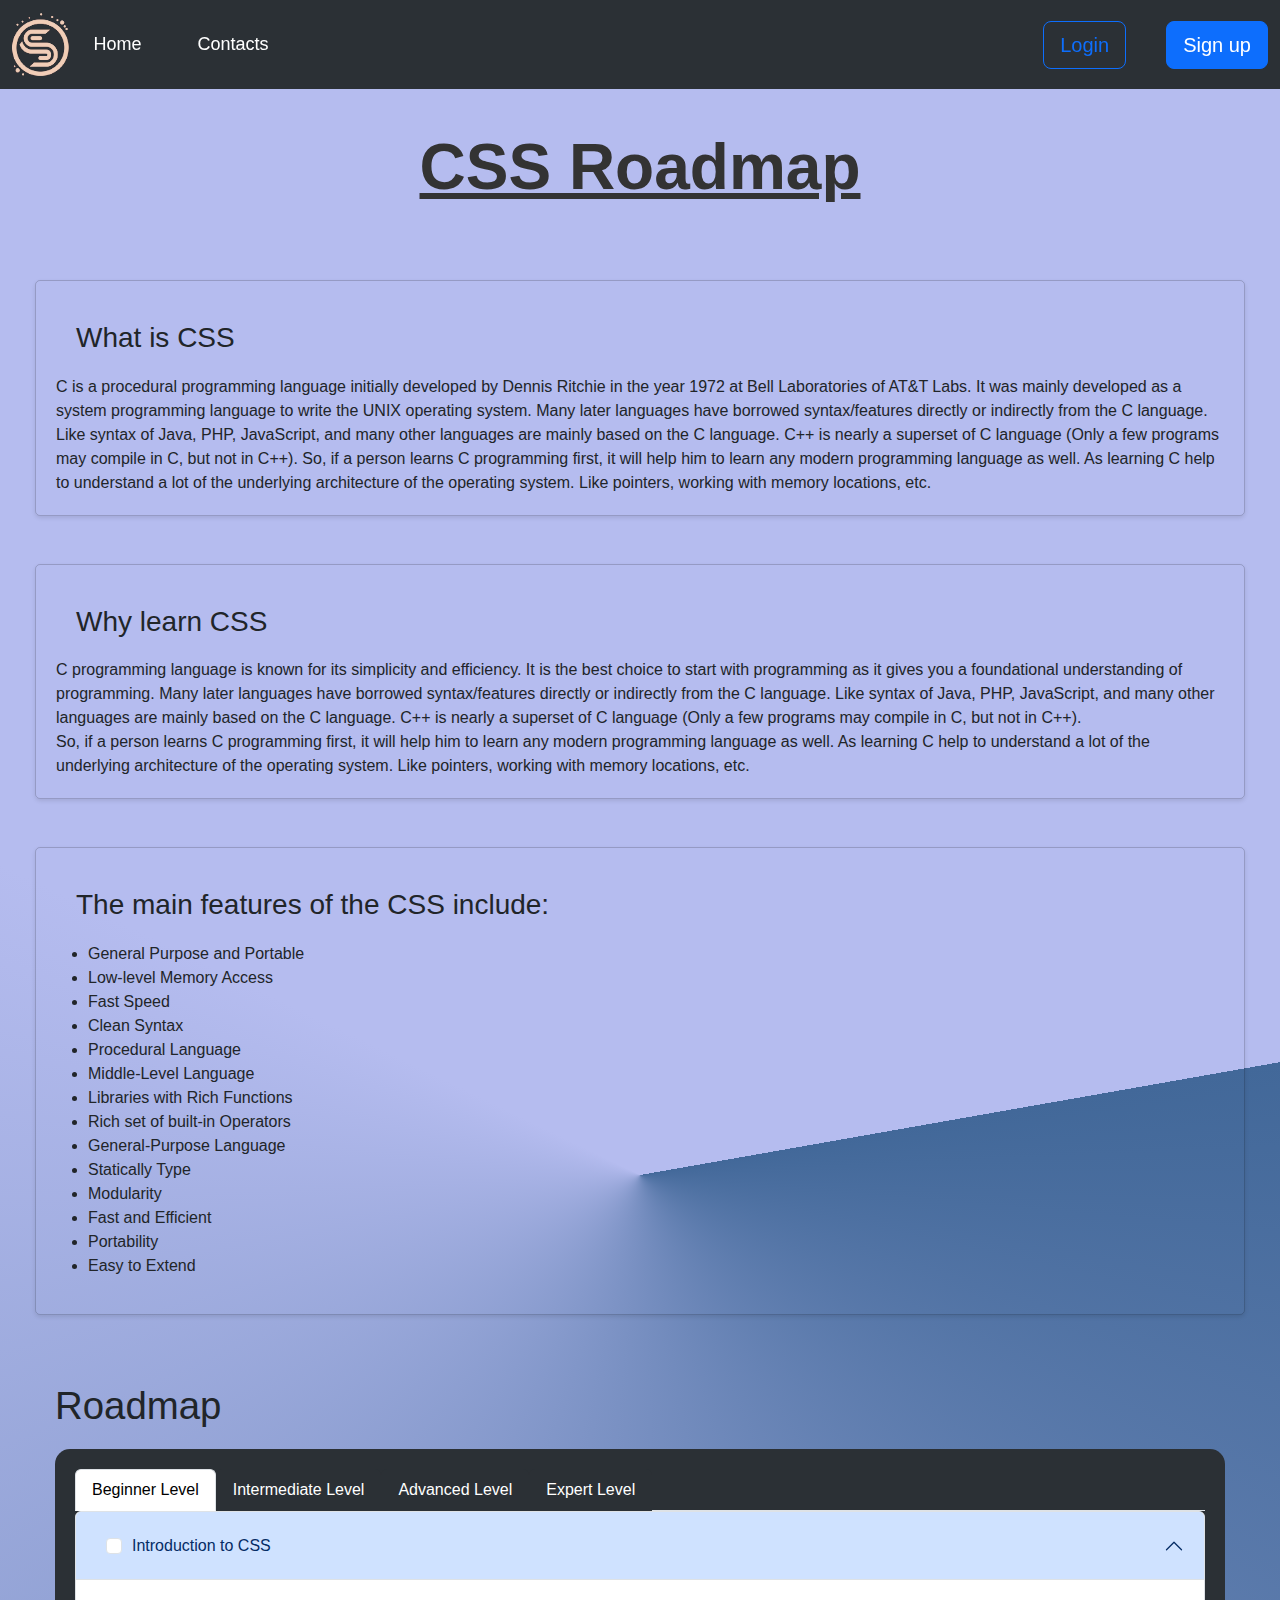
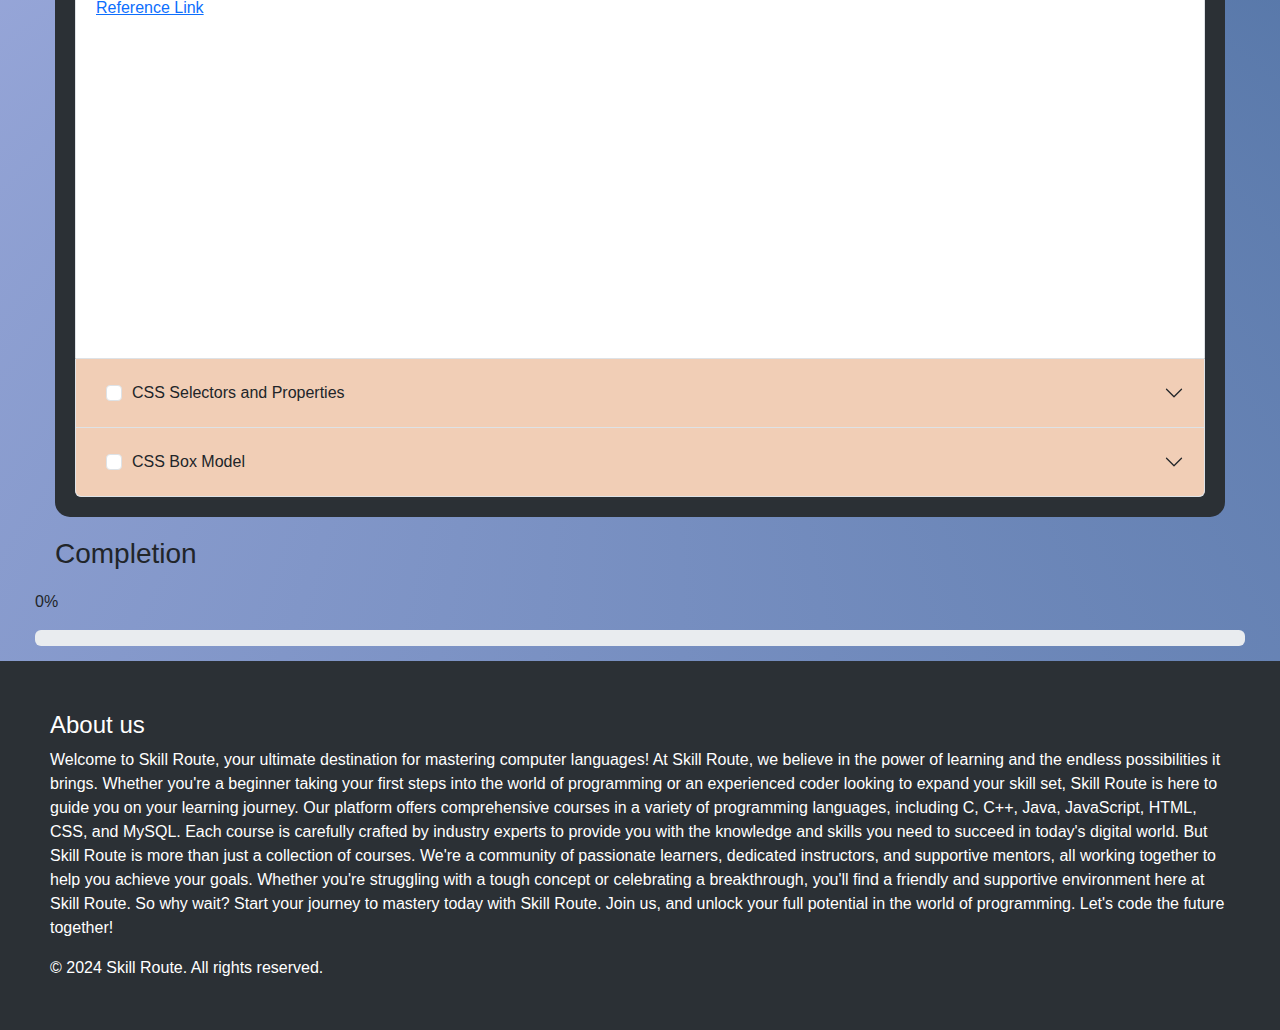
<file: cs.html>
<!DOCTYPE html>
<html lang="en">

<head>
    <meta charset="UTF-8">
    <meta name="viewport" content="width=device-width, initial-scale=1.0">
    <title>CSS Roadmap</title>
    <link rel="stylesheet" href="https://cdn.jsdelivr.net/npm/bootstrap@5.3.3/dist/css/bootstrap.min.css">
    <link rel="stylesheet" href="c.css">

</head>

<body>
    <nav class="navbar navbar-expand-lg">
        <div class="container-fluid">
            <a href="index.html" class="navbar-brand">
                <img src="logo3-modified.jpg" alt="Logo">
            </a>
            <button class="navbar-toggler" type="button" data-bs-toggle="collapse"
                data-bs-target="#navbarSupportedContent" aria-controls="navbarSupportedContent" aria-expanded="false"
                aria-label="Toggle navigation">
                <!-- <span class="navbar-toggler-icon"></span> -->
                <img
                    src="[data-uri]" />
            </button>
            <div class="links collapse navbar-collapse" id="navbarSupportedContent">
                <ul class="navbar-nav me-auto mb-2 mb-lg-0">
                    <li class="nav-item"><a class="nav-link" aria-current="page" href="index.html">Home</a></li>
                    <li class="nav-item"><a class="nav-link" aria-current="page" href="Contact.html">Contacts</a></li>
                </ul>
                <div class="user links">
                    <ul class="navbar-nav me-auto mb-2 mb-lg-0">
                        <button type="button" class="btn btn-outline-primary btn-lg" onclick="Login()">Login</button>
                        <button type="button" class="btn btn-primary btn-lg" onclick="SignUp()">Sign up</button>
                    </ul>
                </div>
            </div>
        </div>
    </nav>
    <div class="main">
        <div class="heading">CSS  Roadmap</div>
        <div class="intro">
            <div class="card">
                <h3>What is CSS</h3>
                C is a procedural programming language initially developed by Dennis Ritchie in the year 1972 at Bell
                Laboratories of AT&T Labs. It was mainly developed as a system programming language to write the UNIX
                operating
                system.
                Many later languages have borrowed syntax/features directly or indirectly from the C language. Like
                syntax of
                Java, PHP, JavaScript, and many other languages are mainly based on the C language. C++ is nearly a
                superset of
                C language (Only a few programs may compile in C, but not in C++).

                So, if a person learns C programming first, it will help him to learn any modern programming language as
                well.
                As learning C help to understand a lot of the underlying architecture of the operating system. Like
                pointers,
                working with memory locations, etc.
            </div>
            <br><br>
            <div class="card">
                <h3>Why learn CSS</h3>
                C programming language is known for its simplicity and efficiency. It is the best choice to start with
                programming as it gives you a foundational understanding of programming.
                Many later languages have borrowed syntax/features directly or indirectly from the C language. Like
                syntax of
                Java, PHP, JavaScript, and many other languages are mainly based on the C language. C++ is nearly a
                superset of
                C language (Only a few programs may compile in C, but not in C++).
                <br>
                So, if a person learns C programming first, it will help him to learn any modern programming language as
                well.
                As learning C help to understand a lot of the underlying architecture of the operating system. Like
                pointers,
                working with memory locations, etc.
            </div>
            <br><br>
            <div class="card">
                <h3>The main features of the CSS include:</h3>
                <ul>
                    <li>General Purpose and Portable</li>
                    <li>Low-level Memory Access</li>
                    <li>Fast Speed</li>
                    <li>Clean Syntax</li>
                    <li>
                        Procedural Language
                    </li>
                    <li>
                        Middle-Level Language
                    </li>
                    <li>
                        Libraries with Rich Functions
                    </li>
                    <li>
                        Rich set of built-in Operators
                    </li>
                    <li>
                        General-Purpose Language
                    </li>
                    <li>
                        Statically Type
                    </li>
                    <li>
                        Modularity
                    </li>
                    <li>
                        Fast and Efficient
                    </li>
                    <li>
                        Portability
                    </li>
                    <li>
                        Easy to Extend
                    </li>
                </ul>
            </div>
            <br><br>
            <h3 class="last">Roadmap</h3>
            <div class="roadmap">
                <header>
                    <div class="nav nav-tabs" id="nav-tab" role="tablist">
                        <button class="nav-link active" id="nav-home-tab" data-bs-toggle="tab"
                            data-bs-target="#nav-home" type="button" role="tab" aria-controls="nav-home"
                            aria-selected="true">Beginner Level</button>
                        <button class="nav-link" id="nav-profile-tab" data-bs-toggle="tab" data-bs-target="#nav-profile"
                            type="button" role="tab" aria-controls="nav-profile" aria-selected="false">Intermediate
                            Level</button>
                        <button class="nav-link" id="nav-contact-tab" data-bs-toggle="tab" data-bs-target="#nav-contact"
                            type="button" role="tab" aria-controls="nav-contact" aria-selected="false">Advanced
                            Level</button>
                        <button class="nav-link" id="nav-Expert-tab" data-bs-toggle="tab" data-bs-target="#nav-Expert"
                            type="button" role="tab" aria-controls="nav-Expert" aria-selected="false">Expert
                            Level</button>
                    </div>
                </header>
                <div class="tab-content" id="nav-tabContent">
                    <div class="tab-pane fade show active" id="nav-home" role="tabpanel" aria-labelledby="nav-home-tab"
                        tabindex="0">
                        <div class="accordion" id="accordionExample">
                            <div class="accordion-item">
                                <h2 class="accordion-header">
                                    <button class="accordion-button" type="button" data-bs-toggle="collapse"
                                        data-bs-target="#collapseOne" aria-expanded="false" aria-controls="collapseOne">
                                        Introduction to CSS
                                    </button>
                                </h2>
                                <div id="collapseOne" class="accordion-collapse collapse show"
                                    data-bs-parent="#accordionExample">
                                    <div class="accordion-body">
                                    
                                       <a href="https://www.geeksforgeeks.org/c-language-introduction/"> Reference Link</a>  <br>
                                       <iframe width="100%" height="315" src="https://www.youtube.com/embed/C5GCFEMcIGQ?si=BqUBV1AYGZIVPlHw" title="YouTube video player" frameborder="0" allow="accelerometer; autoplay; clipboard-write; encrypted-media; gyroscope; picture-in-picture; web-share" referrerpolicy="strict-origin-when-cross-origin" allowfullscreen></iframe>
                                    </div>
                                </div>
                            </div>
                            <div class="accordion-item">
                                <h2 class="accordion-header">
                                    <button class="accordion-button collapsed" type="button" data-bs-toggle="collapse"
                                        data-bs-target="#collapseTwo" aria-expanded="false" aria-controls="collapseTwo">
                                        CSS Selectors and Properties
                                    </button>
                                </h2>
                                <div id="collapseTwo" class="accordion-collapse collapse"
                                    data-bs-parent="#accordionExample">
                                    <div class="accordion-body">
                                        <a href="https://www.geeksforgeeks.org/structure-of-c-program/">Reference Link</a>
                                        <iframe width="100%" height="315" src="https://www.youtube.com/embed/D0ACZ0uU_2g?si=6f7uVBDQVTA-eiAD" title="YouTube video player" frameborder="0" allow="accelerometer; autoplay; clipboard-write; encrypted-media; gyroscope; picture-in-picture; web-share" referrerpolicy="strict-origin-when-cross-origin" allowfullscreen></iframe>
                                    </div>
                                </div>
                            </div>
                            <div class="accordion-item">
                                <h2 class="accordion-header">
                                    <button class="accordion-button collapsed" type="button" data-bs-toggle="collapse"
                                        data-bs-target="#collapseThree" aria-expanded="false"
                                        aria-controls="collapseThree">
                                        CSS Box Model
                                    </button>
                                </h2>
                                <div id="collapseThree" class="accordion-collapse collapse"
                                    data-bs-parent="#accordionExample">
                                    <div class="accordion-body">
                                       <a href="https://www.geeksforgeeks.org/modular-approach-in-programming/">Reference Link</a>
                                       <iframe width="100%" height="315" src="https://www.youtube.com/embed/CSJLuARmzg0?si=N6iuSriNvJMl5290" title="YouTube video player" frameborder="0" allow="accelerometer; autoplay; clipboard-write; encrypted-media; gyroscope; picture-in-picture; web-share" referrerpolicy="strict-origin-when-cross-origin" allowfullscreen></iframe>
                                    </div>
                                </div>
                            </div>
                        </div>
                    </div>
                    <div class="tab-pane fade" id="nav-profile" role="tabpanel" aria-labelledby="nav-profile-tab"
                        tabindex="0">
                        <div class="accordion" id="accordionExample">
                            <div class="accordion-item">
                                <h2 class="accordion-header">
                                    <button class="accordion-button" type="button" data-bs-toggle="collapse"
                                        data-bs-target="#collapseOne" aria-expanded="true" aria-controls="collapseOne">
                                        Layout Techniques (Floats, Flexbox)
                                    </button>
                                </h2>
                                <div id="collapseOne" class="accordion-collapse collapse show"
                                    data-bs-parent="#accordionExample">
                                    <div class="accordion-body">
                                        <a href="https://www.geeksforgeeks.org/pointer-array-array-pointer/">Reference Link</Link></a>
                                        <iframe width="100%" height="315" src="https://www.youtube.com/embed/qKFBtCPwjgI?si=aGZ0UWzz2E8ez4jT" title="YouTube video player" frameborder="0" allow="accelerometer; autoplay; clipboard-write; encrypted-media; gyroscope; picture-in-picture; web-share" referrerpolicy="strict-origin-when-cross-origin" allowfullscreen></iframe>
                                    </div>
                                </div>
                            </div>
                            <div class="accordion-item">
                                <h2 class="accordion-header">
                                    <button class="accordion-button collapsed" type="button" data-bs-toggle="collapse"
                                        data-bs-target="#collapseTwo" aria-expanded="false" aria-controls="collapseTwo">
                                        Responsive Design
                                    </button>
                                </h2>
                                <div id="collapseTwo" class="accordion-collapse collapse"
                                    data-bs-parent="#accordionExample">
                                    <div class="accordion-body">
                                        <a href="https://www.geeksforgeeks.org/structure-vs-union-in-c/">Reference Link</a>
                                        <iframe width="100%" height="315" src="https://www.youtube.com/embed/J464pe6ZTrE?si=PyQum6cmB2QkkZGS" title="YouTube video player" frameborder="0" allow="accelerometer; autoplay; clipboard-write; encrypted-media; gyroscope; picture-in-picture; web-share" referrerpolicy="strict-origin-when-cross-origin" allowfullscreen></iframe>
                                    </div>
                                </div>
                            </div>
                            <div class="accordion-item">
                                <h2 class="accordion-header">
                                    <button class="accordion-button collapsed" type="button" data-bs-toggle="collapse"
                                        data-bs-target="#collapseThree" aria-expanded="false"
                                        aria-controls="collapseThree">
                                        CSS Transitions and Animations
                                    </button>
                                </h2>
                                <div id="collapseThree" class="accordion-collapse collapse"
                                    data-bs-parent="#accordionExample">
                                    <div class="accordion-body">
                                       <a href="https://www.geeksforgeeks.org/basics-file-handling-c/">Reference Link</a>
                                       <iframe width="100%" height="315" src="https://www.youtube.com/embed/C286MZpbNl8?si=LT6hJc4xo3WbR_ap" title="YouTube video player" frameborder="0" allow="accelerometer; autoplay; clipboard-write; encrypted-media; gyroscope; picture-in-picture; web-share" referrerpolicy="strict-origin-when-cross-origin" allowfullscreen></iframe>
                                    </div>
                                </div>
                            </div>
                        </div>
                    </div>
                    <div class="tab-pane fade" id="nav-contact" role="tabpanel" aria-labelledby="nav-contact-tab"
                        tabindex="0">
                        <div class="accordion" id="accordionExample">
                            <div class="accordion-item">
                                <h2 class="accordion-header">
                                    <button class="accordion-button" type="button" data-bs-toggle="collapse"
                                        data-bs-target="#collapseOne" aria-expanded="true" aria-controls="collapseOne">
                                        Advanced Selectors and Pseudo-classes
                                    </button>
                                </h2>
                                <div id="collapseOne" class="accordion-collapse collapse show"
                                    data-bs-parent="#accordionExample">
                                    <div class="accordion-body">
                                        <a href="https://www.geeksforgeeks.org/dynamic-memory-allocation-in-c-using-malloc-calloc-free-and-realloc/">Reference Link</a>
                                        <iframe width="100%" height="315" src="https://www.youtube.com/embed/q8j8EqCZcWM?si=GK-kmU_na-En3bKA" title="YouTube video player" frameborder="0" allow="accelerometer; autoplay; clipboard-write; encrypted-media; gyroscope; picture-in-picture; web-share" referrerpolicy="strict-origin-when-cross-origin" allowfullscreen></iframe>
                                    </div>
                                </div>
                            </div>
                            <div class="accordion-item">
                                <h2 class="accordion-header">
                                    <button class="accordion-button collapsed" type="button" data-bs-toggle="collapse"
                                        data-bs-target="#collapseTwo" aria-expanded="false" aria-controls="collapseTwo">
                                        CSS Preprocessors (Sass, Less)
                                    </button>
                                </h2>
                                <div id="collapseTwo" class="accordion-collapse collapse"
                                    data-bs-parent="#accordionExample">
                                    <div class="accordion-body">
                                       <a href="https://www.geeksforgeeks.org/advanced-data-structures/">Reference Link</a>
                                       <iframe width="100%" height="315" src="https://www.youtube.com/embed/5_5oE5lgrhw?si=kTt3EuPtwMFEVZM2" title="YouTube video player" frameborder="0" allow="accelerometer; autoplay; clipboard-write; encrypted-media; gyroscope; picture-in-picture; web-share" referrerpolicy="strict-origin-when-cross-origin" allowfullscreen></iframe>
                                    </div>
                                </div>
                            </div>
                            <div class="accordion-item">
                                <h2 class="accordion-header">
                                    <button class="accordion-button collapsed" type="button" data-bs-toggle="collapse"
                                        data-bs-target="#collapseThree" aria-expanded="false"
                                        aria-controls="collapseThree">
                                        CSS Frameworks (Bootstrap, Tailwind CSS)
                                    </button>
                                </h2>
                                <div id="collapseThree" class="accordion-collapse collapse"
                                    data-bs-parent="#accordionExample">
                                    <div class="accordion-body">
                                        <a href="https://www.geeksforgeeks.org/error-handling-in-c/">Reference Link</a>
                                        <iframe width="100%" height="315" src="https://www.youtube.com/embed/AmQ4mMpbb1Y?si=ei9YvHPbfvtWyjyO" title="YouTube video player" frameborder="0" allow="accelerometer; autoplay; clipboard-write; encrypted-media; gyroscope; picture-in-picture; web-share" referrerpolicy="strict-origin-when-cross-origin" allowfullscreen></iframe>
                                    </div>
                                </div>
                            </div>
                        </div>
                    </div>
                    <div class="tab-pane fade" id="nav-Expert" role="tabpanel" aria-labelledby="nav-Expert-tab"
                        tabindex="0">
                        <div class="accordion" id="accordionExample">
                            <div class="accordion-item">
                                <h2 class="accordion-header">
                                    <button class="accordion-button" type="button" data-bs-toggle="collapse"
                                        data-bs-target="#collapseOne" aria-expanded="true" aria-controls="collapseOne">
                                        CSS Architecture and Scalability
                                    </button>
                                </h2>
                                <div id="collapseOne" class="accordion-collapse collapse show"
                                    data-bs-parent="#accordionExample">
                                    <div class="accordion-body">
                                        <a href="https://www.geeksforgeeks.org/system-call-in-c/">Reference Link</a>
                                        <iframe width="100%" height="315" src="https://www.youtube.com/embed/B999K9yztnI?si=EQG2OPd5y6oJ5Ver" title="YouTube video player" frameborder="0" allow="accelerometer; autoplay; clipboard-write; encrypted-media; gyroscope; picture-in-picture; web-share" referrerpolicy="strict-origin-when-cross-origin" allowfullscreen></iframe>
                                    </div>
                                </div>
                            </div>
                            <div class="accordion-item">
                                <h2 class="accordion-header">
                                    <button class="accordion-button collapsed" type="button" data-bs-toggle="collapse"
                                        data-bs-target="#collapseTwo" aria-expanded="false" aria-controls="collapseTwo">
                                        CSS Grid Systems and Layouts
                                    </button>
                                </h2>
                                <div id="collapseTwo" class="accordion-collapse collapse"
                                    data-bs-parent="#accordionExample">
                                    <div class="accordion-body">
                                        <a href="https://www.geeksforgeeks.org/writing-first-c-program-hello-world-example/?ref=lbp"> Reference Link</a>  <br>
                                       <iframe width="100%" height="315" src="https://www.youtube.com/embed/C5GCFEMcIGQ?si=BqUBV1AYGZIVPlHw" title="YouTube video player" frameborder="0" allow="accelerometer; autoplay; clipboard-write; encrypted-media; gyroscope; picture-in-picture; web-share" referrerpolicy="strict-origin-when-cross-origin" allowfullscreen></iframe>
                                    </div>
                                </div>
                            </div>
                            <div class="accordion-item">
                                <h2 class="accordion-header">
                                    <button class="accordion-button collapsed" type="button" data-bs-toggle="collapse"
                                        data-bs-target="#collapseThree" aria-expanded="false"
                                        aria-controls="collapseThree">
                                        CSS Performance Optimization
                                    </button>
                                </h2>
                                <div id="collapseThree" class="accordion-collapse collapse"
                                    data-bs-parent="#accordionExample">
                                    <div class="accordion-body">
                                        <a href="https://www.geeksforgeeks.org/writing-first-c-program-hello-world-example/?ref=lbp"> Reference Link</a>  <br>
                                       <iframe width="100%" height="315" src="https://www.youtube.com/embed/C5GCFEMcIGQ?si=BqUBV1AYGZIVPlHw" title="YouTube video player" frameborder="0" allow="accelerometer; autoplay; clipboard-write; encrypted-media; gyroscope; picture-in-picture; web-share" referrerpolicy="strict-origin-when-cross-origin" allowfullscreen></iframe>
                                    </div>
                                </div>
                            </div>
                        </div>
                    </div>
                </div>
            </div>
            <h3>Completion</h3>
            <p class="per">0%</p>
            <div class="progress" role="progressbar" aria-label="Basic example" aria-valuenow="0" aria-valuemin="0"
                aria-valuemax="100">
                <div class="progress-bar" style="width: 0%"></div>
            </div>
        </div>
    </div>

    <footer>
        <div class="About_us">
            <h4>About us</h4>
            <p>Welcome to Skill Route, your ultimate destination for mastering computer languages! At Skill Route, we believe in the power of learning and the endless possibilities it brings. Whether you're a beginner taking your first steps into the world of programming or an experienced coder looking to expand your skill set, Skill Route is here to guide you on your learning journey. Our platform offers comprehensive courses in a variety of programming languages, including C, C++, Java, JavaScript, HTML, CSS, and MySQL. Each course is carefully crafted by industry experts to provide you with the knowledge and skills you need to succeed in today's digital world. But Skill Route is more than just a collection of courses. We're a community of passionate learners, dedicated instructors, and supportive mentors, all working together to help you achieve your goals. Whether you're struggling with a tough concept or celebrating a breakthrough, you'll find a friendly and supportive environment here at Skill Route. So why wait? Start your journey to mastery today with Skill Route. Join us, and unlock your full potential in the world of programming. Let's code the future together!</p>
            &copy 2024 Skill Route. All rights reserved.
        </div>
    </footer>

    <script>
        function Login() {
            window.location.href = 'login.html', '_blank';
        }
        function SignUp() {
            window.location.href = 'sign up.html';
        }
    </script>
    <script src="https://cdn.jsdelivr.net/npm/bootstrap@5.3.3/dist/js/bootstrap.bundle.min.js"></script>
    <script src="checkbox.js"></script>
</body>

</html>
</file>
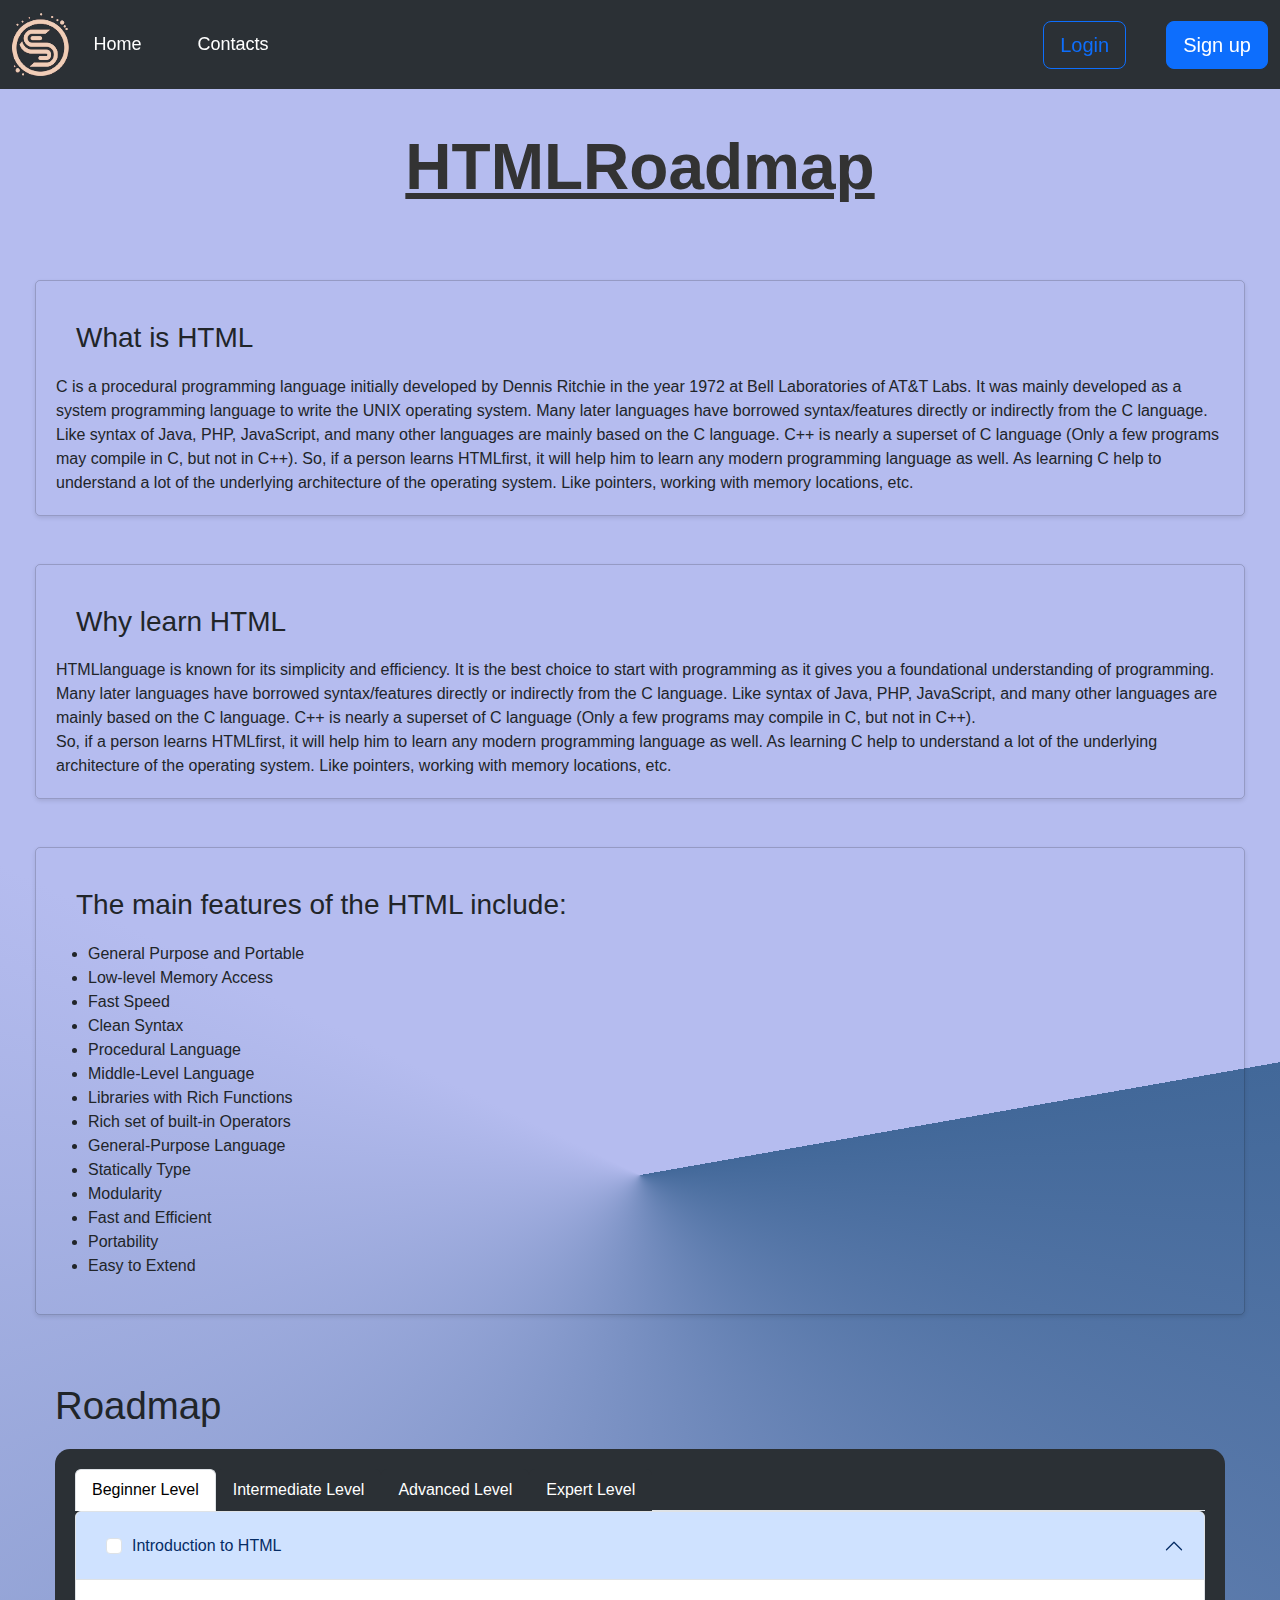
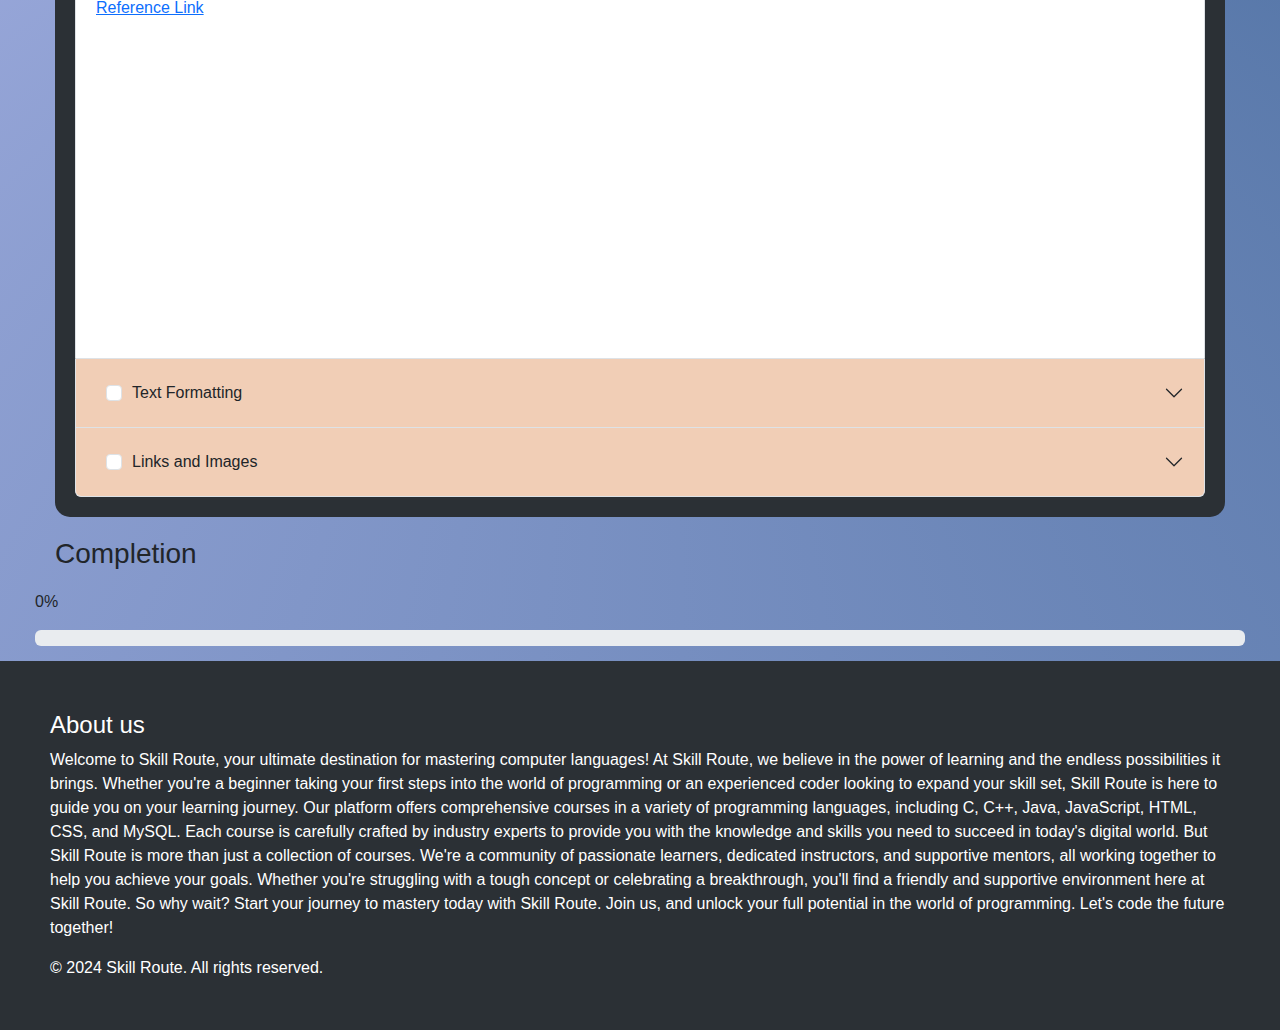
<file: h.html>
<!DOCTYPE html>
<html lang="en">

<head>
    <meta charset="UTF-8">
    <meta name="viewport" content="width=device-width, initial-scale=1.0">
    <title>HTML Roadmap</title>
    <link rel="stylesheet" href="https://cdn.jsdelivr.net/npm/bootstrap@5.3.3/dist/css/bootstrap.min.css">
    <link rel="stylesheet" href="c.css">

</head>

<body>
    <nav class="navbar navbar-expand-lg">
        <div class="container-fluid">
            <a href="index.html" class="navbar-brand">
                <img src="logo3-modified.jpg" alt="Logo">
            </a>
            <button class="navbar-toggler" type="button" data-bs-toggle="collapse"
                data-bs-target="#navbarSupportedContent" aria-controls="navbarSupportedContent" aria-expanded="false"
                aria-label="Toggle navigation">
                <!-- <span class="navbar-toggler-icon"></span> -->
                <img
                    src="[data-uri]" />
            </button>
            <div class="links collapse navbar-collapse" id="navbarSupportedContent">
                <ul class="navbar-nav me-auto mb-2 mb-lg-0">
                    <li class="nav-item"><a class="nav-link" aria-current="page" href="index.html">Home</a></li>
                    <li class="nav-item"><a class="nav-link" aria-current="page" href="Contact.html">Contacts</a></li>
                </ul>
                <div class="user links">
                    <ul class="navbar-nav me-auto mb-2 mb-lg-0">
                        <button type="button" class="btn btn-outline-primary btn-lg" onclick="Login()">Login</button>
                        <button type="button" class="btn btn-primary btn-lg" onclick="SignUp()">Sign up</button>
                    </ul>
                </div>
            </div>
        </div>
    </nav>
    <div class="main">
        <div class="heading">HTMLRoadmap</div>
        <div class="intro">
            <div class="card">
                <h3>What is HTML</h3>
                C is a procedural programming language initially developed by Dennis Ritchie in the year 1972 at Bell
                Laboratories of AT&T Labs. It was mainly developed as a system programming language to write the UNIX
                operating
                system.
                Many later languages have borrowed syntax/features directly or indirectly from the C language. Like
                syntax of
                Java, PHP, JavaScript, and many other languages are mainly based on the C language. C++ is nearly a
                superset of
                C language (Only a few programs may compile in C, but not in C++).

                So, if a person learns HTMLfirst, it will help him to learn any modern programming language as
                well.
                As learning C help to understand a lot of the underlying architecture of the operating system. Like
                pointers,
                working with memory locations, etc.
            </div>
            <br><br>
            <div class="card">
                <h3>Why learn HTML</h3>
                HTMLlanguage is known for its simplicity and efficiency. It is the best choice to start with
                programming as it gives you a foundational understanding of programming.
                Many later languages have borrowed syntax/features directly or indirectly from the C language. Like
                syntax of
                Java, PHP, JavaScript, and many other languages are mainly based on the C language. C++ is nearly a
                superset of
                C language (Only a few programs may compile in C, but not in C++).
                <br>
                So, if a person learns HTMLfirst, it will help him to learn any modern programming language as
                well.
                As learning C help to understand a lot of the underlying architecture of the operating system. Like
                pointers,
                working with memory locations, etc.
            </div>
            <br><br>
            <div class="card">
                <h3>The main features of the HTML include:</h3>
                <ul>
                    <li>General Purpose and Portable</li>
                    <li>Low-level Memory Access</li>
                    <li>Fast Speed</li>
                    <li>Clean Syntax</li>
                    <li>
                        Procedural Language
                    </li>
                    <li>
                        Middle-Level Language
                    </li>
                    <li>
                        Libraries with Rich Functions
                    </li>
                    <li>
                        Rich set of built-in Operators
                    </li>
                    <li>
                        General-Purpose Language
                    </li>
                    <li>
                        Statically Type
                    </li>
                    <li>
                        Modularity
                    </li>
                    <li>
                        Fast and Efficient
                    </li>
                    <li>
                        Portability
                    </li>
                    <li>
                        Easy to Extend
                    </li>
                </ul>
            </div>
            <br><br>
            <h3 class="last">Roadmap</h3>
            <div class="roadmap">
                <header>
                    <div class="nav nav-tabs" id="nav-tab" role="tablist">
                        <button class="nav-link active" id="nav-home-tab" data-bs-toggle="tab"
                            data-bs-target="#nav-home" type="button" role="tab" aria-controls="nav-home"
                            aria-selected="true">Beginner Level</button>
                        <button class="nav-link" id="nav-profile-tab" data-bs-toggle="tab" data-bs-target="#nav-profile"
                            type="button" role="tab" aria-controls="nav-profile" aria-selected="false">Intermediate
                            Level</button>
                        <button class="nav-link" id="nav-contact-tab" data-bs-toggle="tab" data-bs-target="#nav-contact"
                            type="button" role="tab" aria-controls="nav-contact" aria-selected="false">Advanced
                            Level</button>
                        <button class="nav-link" id="nav-Expert-tab" data-bs-toggle="tab" data-bs-target="#nav-Expert"
                            type="button" role="tab" aria-controls="nav-Expert" aria-selected="false">Expert
                            Level</button>
                    </div>
                </header>
                <div class="tab-content" id="nav-tabContent">
                    <div class="tab-pane fade show active" id="nav-home" role="tabpanel" aria-labelledby="nav-home-tab"
                        tabindex="0">
                        <div class="accordion" id="accordionExample">
                            <div class="accordion-item">
                                <h2 class="accordion-header">
                                    <button class="accordion-button" type="button" data-bs-toggle="collapse"
                                        data-bs-target="#collapseOne" aria-expanded="false" aria-controls="collapseOne">
                                        Introduction to HTML
                                    </button>
                                </h2>
                                <div id="collapseOne" class="accordion-collapse collapse show"
                                    data-bs-parent="#accordionExample">
                                    <div class="accordion-body">
                                    
                                       <a href="https://www.geeksforgeeks.org/c-language-introduction/"> Reference Link</a>  <br>
                                       <iframe width="100%" height="315" src="https://www.youtube.com/embed/C5GCFEMcIGQ?si=BqUBV1AYGZIVPlHw" title="YouTube video player" frameborder="0" allow="accelerometer; autoplay; clipboard-write; encrypted-media; gyroscope; picture-in-picture; web-share" referrerpolicy="strict-origin-when-cross-origin" allowfullscreen></iframe>
                                    </div>
                                </div>
                            </div>
                            <div class="accordion-item">
                                <h2 class="accordion-header">
                                    <button class="accordion-button collapsed" type="button" data-bs-toggle="collapse"
                                        data-bs-target="#collapseTwo" aria-expanded="false" aria-controls="collapseTwo">
                                        Text Formatting
                                    </button>
                                </h2>
                                <div id="collapseTwo" class="accordion-collapse collapse"
                                    data-bs-parent="#accordionExample">
                                    <div class="accordion-body">
                                        <a href="https://www.geeksforgeeks.org/structure-of-c-program/">Reference Link</a>
                                        <iframe width="100%" height="315" src="https://www.youtube.com/embed/D0ACZ0uU_2g?si=6f7uVBDQVTA-eiAD" title="YouTube video player" frameborder="0" allow="accelerometer; autoplay; clipboard-write; encrypted-media; gyroscope; picture-in-picture; web-share" referrerpolicy="strict-origin-when-cross-origin" allowfullscreen></iframe>
                                    </div>
                                </div>
                            </div>
                            <div class="accordion-item">
                                <h2 class="accordion-header">
                                    <button class="accordion-button collapsed" type="button" data-bs-toggle="collapse"
                                        data-bs-target="#collapseThree" aria-expanded="false"
                                        aria-controls="collapseThree">
                                        Links and Images
                                    </button>
                                </h2>
                                <div id="collapseThree" class="accordion-collapse collapse"
                                    data-bs-parent="#accordionExample">
                                    <div class="accordion-body">
                                       <a href="https://www.geeksforgeeks.org/modular-approach-in-programming/">Reference Link</a>
                                       <iframe width="100%" height="315" src="https://www.youtube.com/embed/CSJLuARmzg0?si=N6iuSriNvJMl5290" title="YouTube video player" frameborder="0" allow="accelerometer; autoplay; clipboard-write; encrypted-media; gyroscope; picture-in-picture; web-share" referrerpolicy="strict-origin-when-cross-origin" allowfullscreen></iframe>
                                    </div>
                                </div>
                            </div>
                        </div>
                    </div>
                    <div class="tab-pane fade" id="nav-profile" role="tabpanel" aria-labelledby="nav-profile-tab"
                        tabindex="0">
                        <div class="accordion" id="accordionExample">
                            <div class="accordion-item">
                                <h2 class="accordion-header">
                                    <button class="accordion-button" type="button" data-bs-toggle="collapse"
                                        data-bs-target="#collapseOne" aria-expanded="true" aria-controls="collapseOne">
                                        Lists and Tables
                                    </button>
                                </h2>
                                <div id="collapseOne" class="accordion-collapse collapse show"
                                    data-bs-parent="#accordionExample">
                                    <div class="accordion-body">
                                        <a href="https://www.geeksforgeeks.org/pointer-array-array-pointer/">Reference Link</Link></a>
                                        <iframe width="100%" height="315" src="https://www.youtube.com/embed/qKFBtCPwjgI?si=aGZ0UWzz2E8ez4jT" title="YouTube video player" frameborder="0" allow="accelerometer; autoplay; clipboard-write; encrypted-media; gyroscope; picture-in-picture; web-share" referrerpolicy="strict-origin-when-cross-origin" allowfullscreen></iframe>
                                    </div>
                                </div>
                            </div>
                            <div class="accordion-item">
                                <h2 class="accordion-header">
                                    <button class="accordion-button collapsed" type="button" data-bs-toggle="collapse"
                                        data-bs-target="#collapseTwo" aria-expanded="false" aria-controls="collapseTwo">
                                        Forms and Input Elements
                                    </button>
                                </h2>
                                <div id="collapseTwo" class="accordion-collapse collapse"
                                    data-bs-parent="#accordionExample">
                                    <div class="accordion-body">
                                        <a href="https://www.geeksforgeeks.org/structure-vs-union-in-c/">Reference Link</a>
                                        <iframe width="100%" height="315" src="https://www.youtube.com/embed/J464pe6ZTrE?si=PyQum6cmB2QkkZGS" title="YouTube video player" frameborder="0" allow="accelerometer; autoplay; clipboard-write; encrypted-media; gyroscope; picture-in-picture; web-share" referrerpolicy="strict-origin-when-cross-origin" allowfullscreen></iframe>
                                    </div>
                                </div>
                            </div>
                            <div class="accordion-item">
                                <h2 class="accordion-header">
                                    <button class="accordion-button collapsed" type="button" data-bs-toggle="collapse"
                                        data-bs-target="#collapseThree" aria-expanded="false"
                                        aria-controls="collapseThree">
                                        Semantic HTML
                                    </button>
                                </h2>
                                <div id="collapseThree" class="accordion-collapse collapse"
                                    data-bs-parent="#accordionExample">
                                    <div class="accordion-body">
                                       <a href="https://www.geeksforgeeks.org/basics-file-handling-c/">Reference Link</a>
                                       <iframe width="100%" height="315" src="https://www.youtube.com/embed/C286MZpbNl8?si=LT6hJc4xo3WbR_ap" title="YouTube video player" frameborder="0" allow="accelerometer; autoplay; clipboard-write; encrypted-media; gyroscope; picture-in-picture; web-share" referrerpolicy="strict-origin-when-cross-origin" allowfullscreen></iframe>
                                    </div>
                                </div>
                            </div>
                        </div>
                    </div>
                    <div class="tab-pane fade" id="nav-contact" role="tabpanel" aria-labelledby="nav-contact-tab"
                        tabindex="0">
                        <div class="accordion" id="accordionExample">
                            <div class="accordion-item">
                                <h2 class="accordion-header">
                                    <button class="accordion-button" type="button" data-bs-toggle="collapse"
                                        data-bs-target="#collapseOne" aria-expanded="true" aria-controls="collapseOne">
                                        CSS Integration
                                    </button>
                                </h2>
                                <div id="collapseOne" class="accordion-collapse collapse show"
                                    data-bs-parent="#accordionExample">
                                    <div class="accordion-body">
                                        <a href="https://www.geeksforgeeks.org/dynamic-memory-allocation-in-c-using-malloc-calloc-free-and-realloc/">Reference Link</a>
                                        <iframe width="100%" height="315" src="https://www.youtube.com/embed/q8j8EqCZcWM?si=GK-kmU_na-En3bKA" title="YouTube video player" frameborder="0" allow="accelerometer; autoplay; clipboard-write; encrypted-media; gyroscope; picture-in-picture; web-share" referrerpolicy="strict-origin-when-cross-origin" allowfullscreen></iframe>
                                    </div>
                                </div>
                            </div>
                            <div class="accordion-item">
                                <h2 class="accordion-header">
                                    <button class="accordion-button collapsed" type="button" data-bs-toggle="collapse"
                                        data-bs-target="#collapseTwo" aria-expanded="false" aria-controls="collapseTwo">
                                        Responsive Design
                                    </button>
                                </h2>
                                <div id="collapseTwo" class="accordion-collapse collapse"
                                    data-bs-parent="#accordionExample">
                                    <div class="accordion-body">
                                       <a href="https://www.geeksforgeeks.org/advanced-data-structures/">Reference Link</a>
                                       <iframe width="100%" height="315" src="https://www.youtube.com/embed/5_5oE5lgrhw?si=kTt3EuPtwMFEVZM2" title="YouTube video player" frameborder="0" allow="accelerometer; autoplay; clipboard-write; encrypted-media; gyroscope; picture-in-picture; web-share" referrerpolicy="strict-origin-when-cross-origin" allowfullscreen></iframe>
                                    </div>
                                </div>
                            </div>
                            <div class="accordion-item">
                                <h2 class="accordion-header">
                                    <button class="accordion-button collapsed" type="button" data-bs-toggle="collapse"
                                        data-bs-target="#collapseThree" aria-expanded="false"
                                        aria-controls="collapseThree">
                                        HTML5 APIs
                                    </button>
                                </h2>
                                <div id="collapseThree" class="accordion-collapse collapse"
                                    data-bs-parent="#accordionExample">
                                    <div class="accordion-body">
                                        <a href="https://www.geeksforgeeks.org/error-handling-in-c/">Reference Link</a>
                                        <iframe width="100%" height="315" src="https://www.youtube.com/embed/AmQ4mMpbb1Y?si=ei9YvHPbfvtWyjyO" title="YouTube video player" frameborder="0" allow="accelerometer; autoplay; clipboard-write; encrypted-media; gyroscope; picture-in-picture; web-share" referrerpolicy="strict-origin-when-cross-origin" allowfullscreen></iframe>
                                    </div>
                                </div>
                            </div>
                        </div>
                    </div>
                    <div class="tab-pane fade" id="nav-Expert" role="tabpanel" aria-labelledby="nav-Expert-tab"
                        tabindex="0">
                        <div class="accordion" id="accordionExample">
                            <div class="accordion-item">
                                <h2 class="accordion-header">
                                    <button class="accordion-button" type="button" data-bs-toggle="collapse"
                                        data-bs-target="#collapseOne" aria-expanded="true" aria-controls="collapseOne">
                                        Accessibility (a11y) and SEO
                                    </button>
                                </h2>
                                <div id="collapseOne" class="accordion-collapse collapse show"
                                    data-bs-parent="#accordionExample">
                                    <div class="accordion-body">
                                        <a href="https://www.geeksforgeeks.org/system-call-in-c/">Reference Link</a>
                                        <iframe width="100%" height="315" src="https://www.youtube.com/embed/B999K9yztnI?si=EQG2OPd5y6oJ5Ver" title="YouTube video player" frameborder="0" allow="accelerometer; autoplay; clipboard-write; encrypted-media; gyroscope; picture-in-picture; web-share" referrerpolicy="strict-origin-when-cross-origin" allowfullscreen></iframe>
                                    </div>
                                </div>
                            </div>
                            <div class="accordion-item">
                                <h2 class="accordion-header">
                                    <button class="accordion-button collapsed" type="button" data-bs-toggle="collapse"
                                        data-bs-target="#collapseTwo" aria-expanded="false" aria-controls="collapseTwo">
                                        HTML Templating and Preprocessors
                                    </button>
                                </h2>
                                <div id="collapseTwo" class="accordion-collapse collapse"
                                    data-bs-parent="#accordionExample">
                                    <div class="accordion-body">
                                        <a href="https://www.geeksforgeeks.org/writing-first-c-program-hello-world-example/?ref=lbp"> Reference Link</a>  <br>
                                       <iframe width="100%" height="315" src="https://www.youtube.com/embed/C5GCFEMcIGQ?si=BqUBV1AYGZIVPlHw" title="YouTube video player" frameborder="0" allow="accelerometer; autoplay; clipboard-write; encrypted-media; gyroscope; picture-in-picture; web-share" referrerpolicy="strict-origin-when-cross-origin" allowfullscreen></iframe>
                                    </div>
                                </div>
                            </div>
                            <div class="accordion-item">
                                <h2 class="accordion-header">
                                    <button class="accordion-button collapsed" type="button" data-bs-toggle="collapse"
                                        data-bs-target="#collapseThree" aria-expanded="false"
                                        aria-controls="collapseThree">
                                        Web Components and Modern HTML Practices
                                    </button>
                                </h2>
                                <div id="collapseThree" class="accordion-collapse collapse"
                                    data-bs-parent="#accordionExample">
                                    <div class="accordion-body">
                                        <a href="https://www.geeksforgeeks.org/writing-first-c-program-hello-world-example/?ref=lbp"> Reference Link</a>  <br>
                                       <iframe width="100%" height="315" src="https://www.youtube.com/embed/C5GCFEMcIGQ?si=BqUBV1AYGZIVPlHw" title="YouTube video player" frameborder="0" allow="accelerometer; autoplay; clipboard-write; encrypted-media; gyroscope; picture-in-picture; web-share" referrerpolicy="strict-origin-when-cross-origin" allowfullscreen></iframe>
                                    </div>
                                </div>
                            </div>
                        </div>
                    </div>
                </div>
            </div>
            <h3>Completion</h3>
            <p class="per">0%</p>
            <div class="progress" role="progressbar" aria-label="Basic example" aria-valuenow="0" aria-valuemin="0"
                aria-valuemax="100">
                <div class="progress-bar" style="width: 0%"></div>
            </div>
        </div>
    </div>

    <footer>
        <div class="About_us">
            <h4>About us</h4>
            <p>Welcome to Skill Route, your ultimate destination for mastering computer languages! At Skill Route, we believe in the power of learning and the endless possibilities it brings. Whether you're a beginner taking your first steps into the world of programming or an experienced coder looking to expand your skill set, Skill Route is here to guide you on your learning journey. Our platform offers comprehensive courses in a variety of programming languages, including C, C++, Java, JavaScript, HTML, CSS, and MySQL. Each course is carefully crafted by industry experts to provide you with the knowledge and skills you need to succeed in today's digital world. But Skill Route is more than just a collection of courses. We're a community of passionate learners, dedicated instructors, and supportive mentors, all working together to help you achieve your goals. Whether you're struggling with a tough concept or celebrating a breakthrough, you'll find a friendly and supportive environment here at Skill Route. So why wait? Start your journey to mastery today with Skill Route. Join us, and unlock your full potential in the world of programming. Let's code the future together!</p>
            &copy 2024 Skill Route. All rights reserved.
        </div>
    </footer>

    <script>
        function Login() {
            window.location.href = 'login.html', '_blank';
        }
        function SignUp() {
            window.location.href = 'sign up.html';
        }
    </script>
    <script src="https://cdn.jsdelivr.net/npm/bootstrap@5.3.3/dist/js/bootstrap.bundle.min.js"></script>
    <script src="checkbox.js"></script>
</body>

</html>
</file>
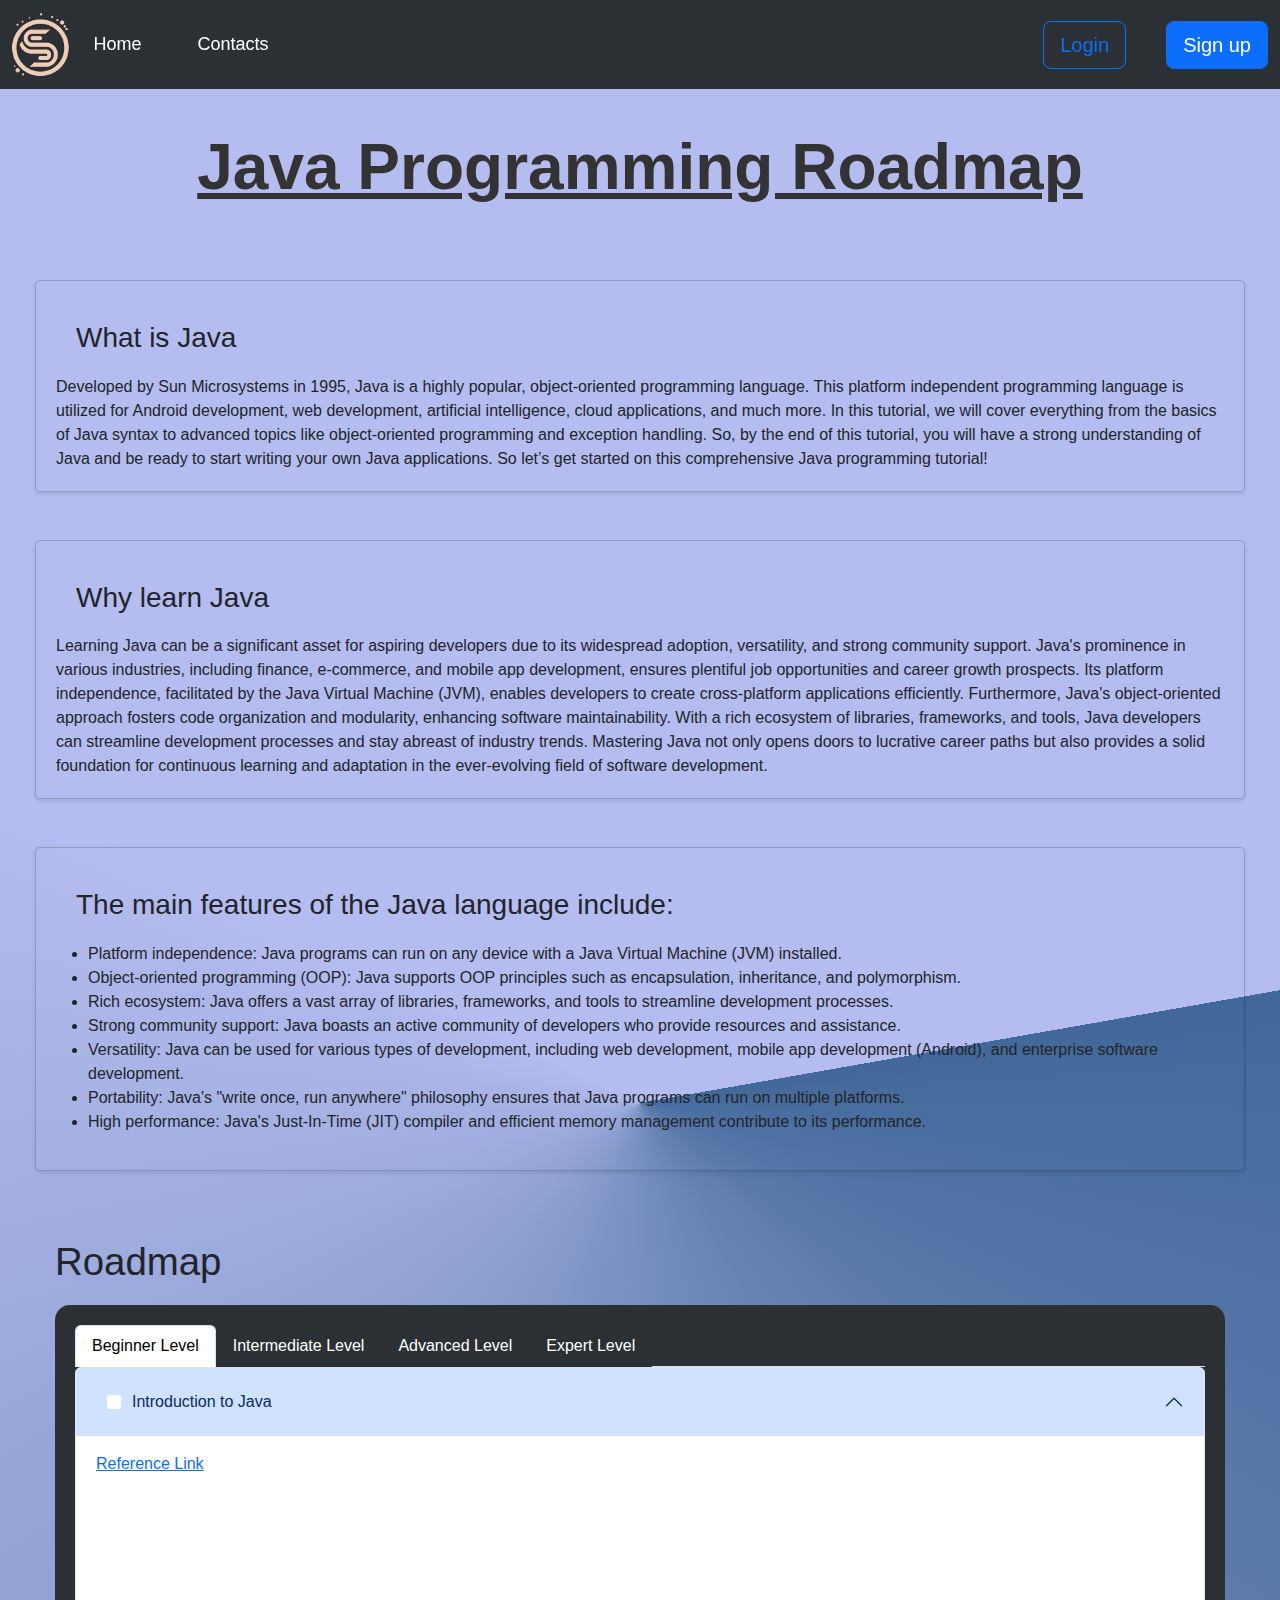
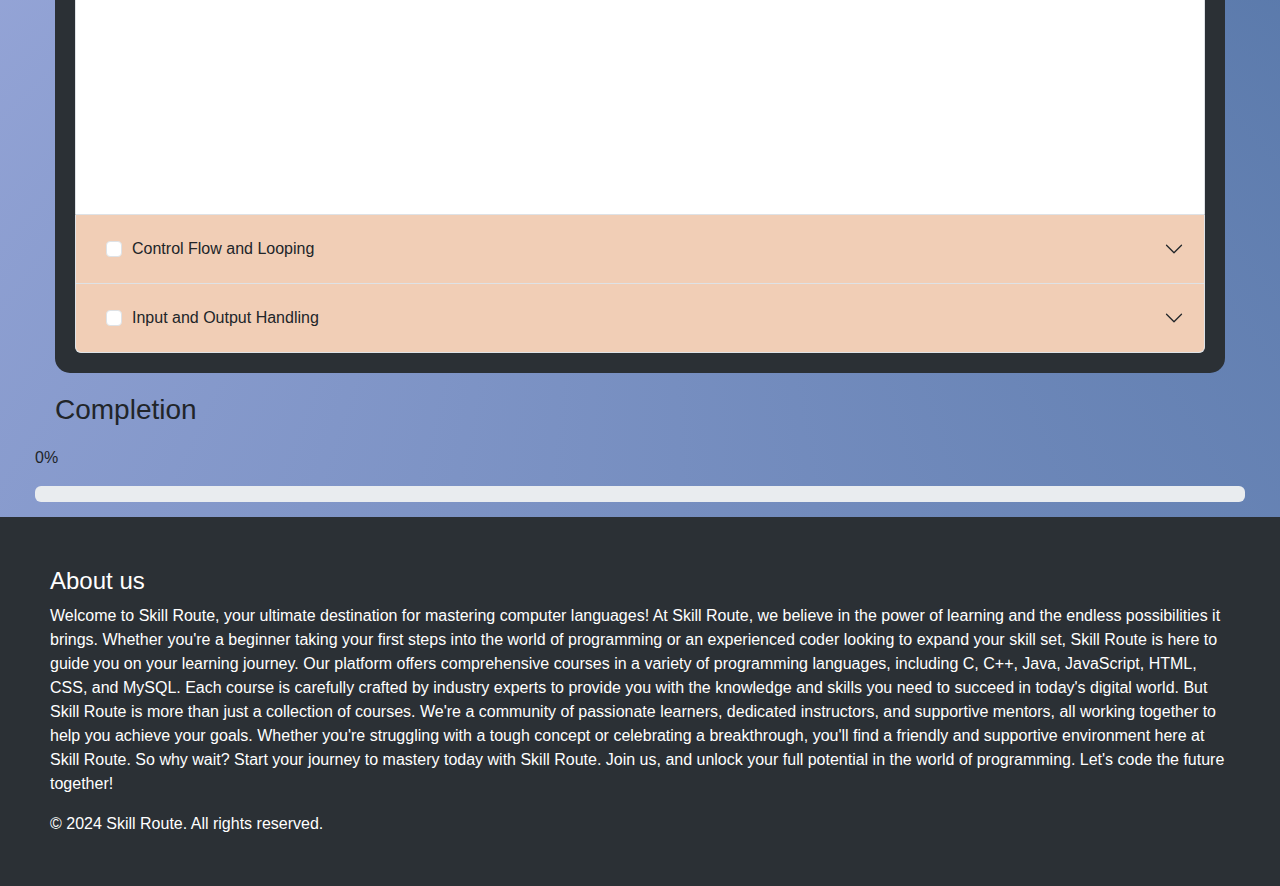
<file: j.html>
<!DOCTYPE html>
<html lang="en">

<head>
    <meta charset="UTF-8">
    <meta name="viewport" content="width=device-width, initial-scale=1.0">
    <title>Java Learning Roadmap</title>
    <link rel="stylesheet" href="https://cdn.jsdelivr.net/npm/bootstrap@5.3.3/dist/css/bootstrap.min.css">
    <link rel="stylesheet" href="c.css">
</head>

<body>
    <nav class="navbar navbar-expand-lg">
        <div class="container-fluid">
            <a href="index.html" class="navbar-brand">
                <img src="logo3-modified.jpg" alt="Logo">
            </a>
            <button class="navbar-toggler" type="button" data-bs-toggle="collapse"
                data-bs-target="#navbarSupportedContent" aria-controls="navbarSupportedContent" aria-expanded="false"
                aria-label="Toggle navigation">
                <!-- <span class="navbar-toggler-icon"></span> -->
                <img
                    src="[data-uri]" />
            </button>
            <div class="links collapse navbar-collapse" id="navbarSupportedContent">
                <ul class="navbar-nav me-auto mb-2 mb-lg-0">
                    <li class="nav-item"><a class="nav-link" aria-current="page" href="index.html">Home</a></li>
                    <li class="nav-item"><a class="nav-link" aria-current="page" href="Contact.html">Contacts</a></li>
                </ul>
                <div class="user links">
                    <ul class="navbar-nav me-auto mb-2 mb-lg-0">
                        <button type="button" class="btn btn-outline-primary btn-lg" onclick="Login()">Login</button>
                        <button type="button" class="btn btn-primary btn-lg" onclick="SignUp()">Sign up</button>
                    </ul>
                </div>
            </div>
        </div>
    </nav>
    <div class="main">
        <div class="heading">Java Programming Roadmap</div>
        <div class="intro">
            <div class="card">
                <h3>What is Java</h3>
                Developed by Sun Microsystems in 1995, Java is a highly popular, object-oriented programming language.
                This platform independent programming language is utilized for Android development, web development,
                artificial intelligence, cloud applications, and much more.

                In this tutorial, we will cover everything from the basics of Java syntax to advanced topics like
                object-oriented programming and exception handling. So, by the end of this tutorial, you will have a
                strong understanding of Java and be ready to start writing your own Java applications. So let’s get
                started on this comprehensive Java programming tutorial!
            </div>
            <br><br>
            <div class="card">
                <h3>Why learn Java</h3>
                Learning Java can be a significant asset for aspiring developers due to its widespread adoption,
                versatility, and strong community support. Java's prominence in various industries, including finance,
                e-commerce, and mobile app development, ensures plentiful job opportunities and career growth prospects.
                Its platform independence, facilitated by the Java Virtual Machine (JVM), enables developers to create
                cross-platform applications efficiently. Furthermore, Java's object-oriented approach fosters code
                organization and modularity, enhancing software maintainability. With a rich ecosystem of libraries,
                frameworks, and tools, Java developers can streamline development processes and stay abreast of industry
                trends. Mastering Java not only opens doors to lucrative career paths but also provides a solid
                foundation for continuous learning and adaptation in the ever-evolving field of software development.
            </div>
            <br><br>
            <div class="card">
                <h3>The main features of the Java language include:</h3>
                <ul>
                    <li>Platform independence: Java programs can run on any device with a Java Virtual Machine (JVM)
                        installed.</li>
                    <li>Object-oriented programming (OOP): Java supports OOP principles such as encapsulation,
                        inheritance, and polymorphism.</li>
                    <li>Rich ecosystem: Java offers a vast array of libraries, frameworks, and tools to streamline
                        development processes.</li>
                    <li>Strong community support: Java boasts an active community of developers who provide resources
                        and assistance.</li>
                    <li>Versatility: Java can be used for various types of development, including web development,
                        mobile app development (Android), and enterprise software development.</li>
                    <li>Portability: Java's "write once, run anywhere" philosophy ensures that Java programs can run on
                        multiple platforms.</li>
                    <li>High performance: Java's Just-In-Time (JIT) compiler and efficient memory management contribute
                        to its performance.</li>
                </ul>
            </div>
            <br><br>
            <h3 class="last">Roadmap</h3>
            <div class="roadmap">
                <header>
                    <div class="nav nav-tabs" id="nav-tab" role="tablist">
                        <button class="nav-link active" id="nav-home-tab" data-bs-toggle="tab"
                            data-bs-target="#nav-home" type="button" role="tab" aria-controls="nav-home"
                            aria-selected="true">Beginner Level</button>
                        <button class="nav-link" id="nav-profile-tab" data-bs-toggle="tab" data-bs-target="#nav-profile"
                            type="button" role="tab" aria-controls="nav-profile" aria-selected="false">Intermediate
                            Level</button>
                        <button class="nav-link" id="nav-contact-tab" data-bs-toggle="tab" data-bs-target="#nav-contact"
                            type="button" role="tab" aria-controls="nav-contact" aria-selected="false">Advanced
                            Level</button>
                        <button class="nav-link" id="nav-Expert-tab" data-bs-toggle="tab" data-bs-target="#nav-Expert"
                            type="button" role="tab" aria-controls="nav-Expert" aria-selected="false">Expert
                            Level</button>
                    </div>
                </header>
                <div class="tab-content" id="nav-tabContent">
                    <div class="tab-pane fade show active" id="nav-home" role="tabpanel" aria-labelledby="nav-home-tab"
                        tabindex="0">
                        <div class="accordion" id="accordionExample">
                            <div class="accordion-item">
                                <h2 class="accordion-header">
                                    <button class="accordion-button" type="button" data-bs-toggle="collapse"
                                        data-bs-target="#collapseOne" aria-expanded="false" aria-controls="collapseOne">
                                        Introduction to Java
                                    </button>
                                </h2>
                                <div id="collapseOne" class="accordion-collapse collapse show"
                                    data-bs-parent="#accordionExample">
                                    <div class="accordion-body">
                                        <a
                                            href="https://www.geeksforgeeks.org/writing-first-c-program-hello-world-example/?ref=lbp">
                                            Reference Link</a> <br>
                                        <iframe width="560" height="315"
                                            src="https://www.youtube.com/embed/ntLJmHOJ0ME?si=MXJ6ZXOrr2h7z_kb"
                                            title="YouTube video player" frameborder="0"
                                            allow="accelerometer; autoplay; clipboard-write; encrypted-media; gyroscope; picture-in-picture; web-share"
                                            referrerpolicy="strict-origin-when-cross-origin" allowfullscreen></iframe>
                                    </div>
                                </div>
                            </div>
                            <div class="accordion-item">
                                <h2 class="accordion-header">
                                    <button class="accordion-button collapsed" type="button" data-bs-toggle="collapse"
                                        data-bs-target="#collapseTwo" aria-expanded="false" aria-controls="collapseTwo">
                                        Control Flow and Looping
                                    </button>
                                </h2>
                                <div id="collapseTwo" class="accordion-collapse collapse"
                                    data-bs-parent="#accordionExample">
                                    <div class="accordion-body">
                                        <a
                                            href="https://www.geeksforgeeks.org/writing-first-c-program-hello-world-example/?ref=lbp">
                                            Reference Link</a> <br>
                                        <iframe width="560" height="315"
                                            src="https://www.youtube.com/embed/YPK6NYMJt_A?si=8-_FDFr_juE_77mh"
                                            title="YouTube video player" frameborder="0"
                                            allow="accelerometer; autoplay; clipboard-write; encrypted-media; gyroscope; picture-in-picture; web-share"
                                            referrerpolicy="strict-origin-when-cross-origin" allowfullscreen></iframe>
                                    </div>
                                </div>
                            </div>
                            <div class="accordion-item">
                                <h2 class="accordion-header">
                                    <button class="accordion-button collapsed" type="button" data-bs-toggle="collapse"
                                        data-bs-target="#collapseThree" aria-expanded="false"
                                        aria-controls="collapseThree">
                                        Input and Output Handling
                                    </button>
                                </h2>
                                <div id="collapseThree" class="accordion-collapse collapse"
                                    data-bs-parent="#accordionExample">
                                    <div class="accordion-body">
                                        <a
                                            href="https://www.geeksforgeeks.org/writing-first-c-program-hello-world-example/?ref=lbp">
                                            Reference Link</a> <br>
                                        <iframe width="560" height="315"
                                            src="https://www.youtube.com/embed/kD_HqZP8MLY?si=PAZHd0OQRa7rVqaC"
                                            title="YouTube video player" frameborder="0"
                                            allow="accelerometer; autoplay; clipboard-write; encrypted-media; gyroscope; picture-in-picture; web-share"
                                            referrerpolicy="strict-origin-when-cross-origin" allowfullscreen></iframe>
                                    </div>
                                </div>
                            </div>
                        </div>
                    </div>
                    <div class="tab-pane fade" id="nav-profile" role="tabpanel" aria-labelledby="nav-profile-tab"
                        tabindex="0">
                        <div class="accordion" id="accordionExample">
                            <div class="accordion-item">
                                <h2 class="accordion-header">
                                    <button class="accordion-button" type="button" data-bs-toggle="collapse"
                                        data-bs-target="#collapseOne" aria-expanded="true" aria-controls="collapseOne">
                                        Collections Framework
                                    </button>
                                </h2>
                                <div id="collapseOne" class="accordion-collapse collapse show"
                                    data-bs-parent="#accordionExample">
                                    <div class="accordion-body">
                                        <a
                                            href="https://www.geeksforgeeks.org/writing-first-c-program-hello-world-example/?ref=lbp">
                                            Reference Link</a> <br>
                                        <iframe width="560" height="315"
                                            src="https://www.youtube.com/embed/s8yrPZlvNP0?si=Mf2L07HHOWyLexH7"
                                            title="YouTube video player" frameborder="0"
                                            allow="accelerometer; autoplay; clipboard-write; encrypted-media; gyroscope; picture-in-picture; web-share"
                                            referrerpolicy="strict-origin-when-cross-origin" allowfullscreen></iframe>
                                    </div>
                                </div>
                            </div>
                            <div class="accordion-item">
                                <h2 class="accordion-header">
                                    <button class="accordion-button collapsed" type="button" data-bs-toggle="collapse"
                                        data-bs-target="#collapseTwo" aria-expanded="false" aria-controls="collapseTwo">
                                        Generics and Type Safety
                                    </button>
                                </h2>
                                <div id="collapseTwo" class="accordion-collapse collapse"
                                    data-bs-parent="#accordionExample">
                                    <div class="accordion-body">
                                        <a
                                            href="https://www.geeksforgeeks.org/writing-first-c-program-hello-world-example/?ref=lbp">
                                            Reference Link</a> <br>
                                        <iframe width="560" height="315"
                                            src="https://www.youtube.com/embed/BsBK3UZ0RGM?si=0wyxtbYlg3HtX6yT"
                                            title="YouTube video player" frameborder="0"
                                            allow="accelerometer; autoplay; clipboard-write; encrypted-media; gyroscope; picture-in-picture; web-share"
                                            referrerpolicy="strict-origin-when-cross-origin" allowfullscreen></iframe>
                                    </div>
                                </div>
                            </div>
                            <div class="accordion-item">
                                <h2 class="accordion-header">
                                    <button class="accordion-button collapsed" type="button" data-bs-toggle="collapse"
                                        data-bs-target="#collapseThree" aria-expanded="false"
                                        aria-controls="collapseThree">
                                        Multithreading and Concurrency
                                    </button>
                                </h2>
                                <div id="collapseThree" class="accordion-collapse collapse"
                                    data-bs-parent="#accordionExample">
                                    <div class="accordion-body">
                                        <a
                                            href="https://www.geeksforgeeks.org/writing-first-c-program-hello-world-example/?ref=lbp">
                                            Reference Link</a> <br>
                                        <iframe width="560" height="315"
                                            src="https://www.youtube.com/embed/YDH7f9dTXAs?si=OZSeNUim2yqvSlNB"
                                            title="YouTube video player" frameborder="0"
                                            allow="accelerometer; autoplay; clipboard-write; encrypted-media; gyroscope; picture-in-picture; web-share"
                                            referrerpolicy="strict-origin-when-cross-origin" allowfullscreen></iframe>
                                    </div>
                                </div>
                            </div>
                        </div>
                    </div>
                    <div class="tab-pane fade" id="nav-contact" role="tabpanel" aria-labelledby="nav-contact-tab"
                        tabindex="0">
                        <div class="accordion" id="accordionExample">
                            <div class="accordion-item">
                                <h2 class="accordion-header">
                                    <button class="accordion-button" type="button" data-bs-toggle="collapse"
                                        data-bs-target="#collapseOne" aria-expanded="true" aria-controls="collapseOne">
                                        File Handling and I/O Streams
                                    </button>
                                </h2>
                                <div id="collapseOne" class="accordion-collapse collapse show"
                                    data-bs-parent="#accordionExample">
                                    <div class="accordion-body">
                                        <a
                                            href="https://www.geeksforgeeks.org/writing-first-c-program-hello-world-example/?ref=lbp">
                                            Reference Link</a> <br>
                                        <iframe width="560" height="315"
                                            src="https://www.youtube.com/embed/Vy2l3lGAb2I?si=-nQVwYZNVWagtuFd"
                                            title="YouTube video player" frameborder="0"
                                            allow="accelerometer; autoplay; clipboard-write; encrypted-media; gyroscope; picture-in-picture; web-share"
                                            referrerpolicy="strict-origin-when-cross-origin" allowfullscreen></iframe>
                                    </div>
                                </div>
                            </div>
                            <div class="accordion-item">
                                <h2 class="accordion-header">
                                    <button class="accordion-button collapsed" type="button" data-bs-toggle="collapse"
                                        data-bs-target="#collapseTwo" aria-expanded="false" aria-controls="collapseTwo">
                                        Database Connectivity (JDBC)
                                    </button>
                                </h2>
                                <div id="collapseTwo" class="accordion-collapse collapse"
                                    data-bs-parent="#accordionExample">
                                    <div class="accordion-body">
                                        <a
                                            href="https://www.geeksforgeeks.org/writing-first-c-program-hello-world-example/?ref=lbp">
                                            Reference Link</a> <br>
                                        <iframe width="560" height="315"
                                            src="https://www.youtube.com/embed/7v2OnUti2eM?si=Wd7mz9Zy5KgjSuYe"
                                            title="YouTube video player" frameborder="0"
                                            allow="accelerometer; autoplay; clipboard-write; encrypted-media; gyroscope; picture-in-picture; web-share"
                                            referrerpolicy="strict-origin-when-cross-origin" allowfullscreen></iframe>
                                    </div>
                                </div>
                            </div>
                            <div class="accordion-item">
                                <h2 class="accordion-header">
                                    <button class="accordion-button collapsed" type="button" data-bs-toggle="collapse"
                                        data-bs-target="#collapseThree" aria-expanded="false"
                                        aria-controls="collapseThree">
                                        Java EE Basics
                                    </button>
                                </h2>
                                <div id="collapseThree" class="accordion-collapse collapse"
                                    data-bs-parent="#accordionExample">
                                    <div class="accordion-body">
                                        <a
                                            href="https://www.geeksforgeeks.org/writing-first-c-program-hello-world-example/?ref=lbp">
                                            Reference Link</a> <br>
                                        <iframe width="560" height="315"
                                            src="https://www.youtube.com/embed/l1Y-mFWpVm0?si=O7ch-HTLHoRoGh0A"
                                            title="YouTube video player" frameborder="0"
                                            allow="accelerometer; autoplay; clipboard-write; encrypted-media; gyroscope; picture-in-picture; web-share"
                                            referrerpolicy="strict-origin-when-cross-origin" allowfullscreen></iframe>
                                    </div>
                                </div>
                            </div>
                        </div>
                    </div>
                    <div class="tab-pane fade" id="nav-Expert" role="tabpanel" aria-labelledby="nav-Expert-tab"
                        tabindex="0">
                        <div class="accordion" id="accordionExample">
                            <div class="accordion-item">
                                <h2 class="accordion-header">
                                    <button class="accordion-button" type="button" data-bs-toggle="collapse"
                                        data-bs-target="#collapseOne" aria-expanded="true" aria-controls="collapseOne">
                                        Frameworks and Libraries
                                    </button>
                                </h2>
                                <div id="collapseOne" class="accordion-collapse collapse show"
                                    data-bs-parent="#accordionExample">
                                    <div class="accordion-body">
                                        <a
                                            href="https://www.geeksforgeeks.org/writing-first-c-program-hello-world-example/?ref=lbp">
                                            Reference Link</a> <br>
                                        <iframe width="560" height="315"
                                            src="https://www.youtube.com/embed/JENICetpIKM?si=ihDO41X6g8Q33tU6"
                                            title="YouTube video player" frameborder="0"
                                            allow="accelerometer; autoplay; clipboard-write; encrypted-media; gyroscope; picture-in-picture; web-share"
                                            referrerpolicy="strict-origin-when-cross-origin" allowfullscreen></iframe>
                                    </div>
                                </div>
                            </div>
                            <div class="accordion-item">
                                <h2 class="accordion-header">
                                    <button class="accordion-button collapsed" type="button" data-bs-toggle="collapse"
                                        data-bs-target="#collapseTwo" aria-expanded="false" aria-controls="collapseTwo">
                                        Design Patterns
                                    </button>
                                </h2>
                                <div id="collapseTwo" class="accordion-collapse collapse"
                                    data-bs-parent="#accordionExample">
                                    <div class="accordion-body">
                                        <a
                                            href="https://www.geeksforgeeks.org/writing-first-c-program-hello-world-example/?ref=lbp">
                                            Reference Link</a> <br>
                                        <iframe width="560" height="315"
                                            src="https://www.youtube.com/embed/tDxnyop48mY?si=xgELse2EUryZeZpZ"
                                            title="YouTube video player" frameborder="0"
                                            allow="accelerometer; autoplay; clipboard-write; encrypted-media; gyroscope; picture-in-picture; web-share"
                                            referrerpolicy="strict-origin-when-cross-origin" allowfullscreen></iframe>
                                    </div>
                                </div>
                            </div>
                            <div class="accordion-item">
                                <h2 class="accordion-header">
                                    <button class="accordion-button collapsed" type="button" data-bs-toggle="collapse"
                                        data-bs-target="#collapseThree" aria-expanded="false"
                                        aria-controls="collapseThree">
                                        Performance Optimization and Best Practices
                                    </button>
                                </h2>
                                <div id="collapseThree" class="accordion-collapse collapse"
                                    data-bs-parent="#accordionExample">
                                    <div class="accordion-body">
                                        <a
                                            href="https://www.geeksforgeeks.org/writing-first-c-program-hello-world-example/?ref=lbp">
                                            Reference Link</a> <br>
                                        <iframe width="560" height="315"
                                            src="https://www.youtube.com/embed/YB2xvYCY4B8?si=SAenuYl0oFUwX8hm"
                                            title="YouTube video player" frameborder="0"
                                            allow="accelerometer; autoplay; clipboard-write; encrypted-media; gyroscope; picture-in-picture; web-share"
                                            referrerpolicy="strict-origin-when-cross-origin" allowfullscreen></iframe>
                                    </div>
                                </div>
                            </div>
                        </div>
                    </div>
                </div>
            </div>
            <h3>Completion</h3>
            <p class="per">0%</p>
            <div class="progress" role="progressbar" aria-label="Basic example" aria-valuenow="0" aria-valuemin="0"
                aria-valuemax="100">
                <div class="progress-bar" style="width: 0%"></div>
            </div>
        </div>
    </div>

    <footer>
        <div class="About_us">
            <h4>About us</h4>
            <p>Welcome to Skill Route, your ultimate destination for mastering computer languages! At Skill Route, we
                believe in the power of learning and the endless possibilities it brings. Whether you're a beginner
                taking your first steps into the world of programming or an experienced coder looking to expand your
                skill set, Skill Route is here to guide you on your learning journey. Our platform offers comprehensive
                courses in a variety of programming languages, including C, C++, Java, JavaScript, HTML, CSS, and MySQL.
                Each course is carefully crafted by industry experts to provide you with the knowledge and skills you
                need to succeed in today's digital world. But Skill Route is more than just a collection of courses.
                We're a community of passionate learners, dedicated instructors, and supportive mentors, all working
                together to help you achieve your goals. Whether you're struggling with a tough concept or celebrating a
                breakthrough, you'll find a friendly and supportive environment here at Skill Route. So why wait? Start
                your journey to mastery today with Skill Route. Join us, and unlock your full potential in the world of
                programming. Let's code the future together!</p>
            &copy 2024 Skill Route. All rights reserved.
        </div>
    </footer>

    <script>
        function Login() {
            window.location.href = 'login.html', '_blank';
        }
        function SignUp() {
            window.location.href = 'sign up.html';
        }
    </script>
    <script src="https://cdn.jsdelivr.net/npm/bootstrap@5.3.3/dist/js/bootstrap.bundle.min.js"></script>
    <script src="checkbox.js"></script>
</body>

</html>
</file>
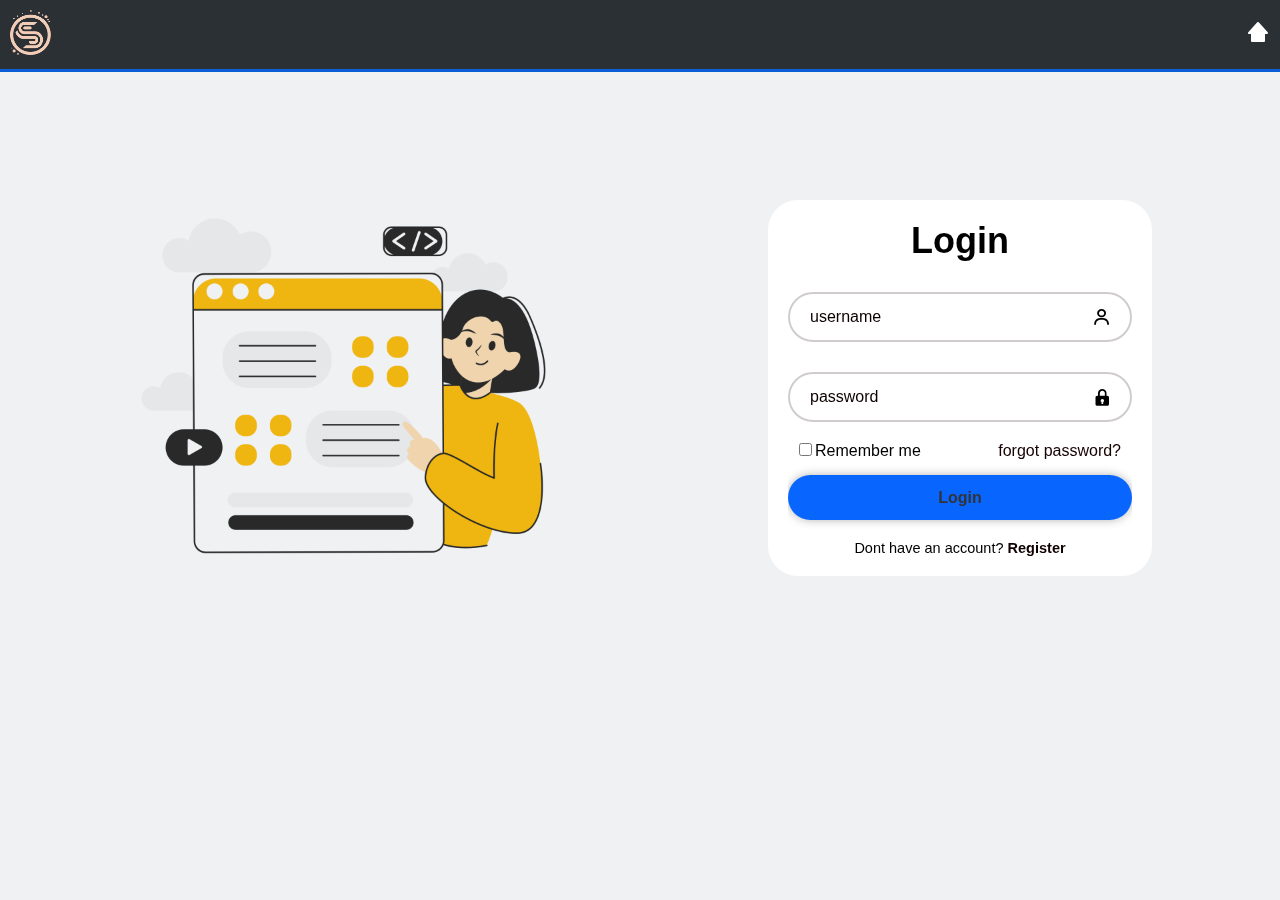
<file: login.html>
<!DOCTYPE html>
<html lang="en">
<head>
    <meta charset="UTF-8">
    <meta name="viewport" content="width=device-width, initial-scale=1.0">
    <title>Login Page</title>
    <link rel="stylesheet" href="Login.css">
    <link href='https://unpkg.com/boxicons@2.1.4/css/boxicons.min.css' rel='stylesheet'>
</head>
<body>
    <header>
        <div class="logo"><img src="logo3-modified.jpg" alt="Logo"></div>
        <div class="home">
            <a href="index.html">
                <img src="[data-uri]"/>
            </a>
        </div>
    </header>
    <hr>
    <div class="main">
        <img src="4.png" alt="">
        <div class="wrapper">
            <form>
                <h1>Login</h1>
                <div class="input-box">
                    <input type="text" placeholder="username"required>
                    <i class='bx bx-user' ></i>
                </div>
    
                <div class="input-box">
                    <input type="password" placeholder="password"required>
                    <i class='bx bxs-lock' ></i>
                </div>
    
    
                <div class="remember-forgot">
                    <label ><input type="checkbox">Remember me</label>
                    <a href="#">forgot password?</a>
                </div>
    
    
               <button type="submit" class="btn" onclick="Login()">Login</button>
    
               <div class="register-link">
                <p>Dont have an account? <a href="#">Register</a></p>
               </div>
    
            </form>
        </div>
    </div>

    <script>
        function Login() {
            window.location.href = 'index.html', '_blank';
        }
    </script>

</body>
</html>
</file>
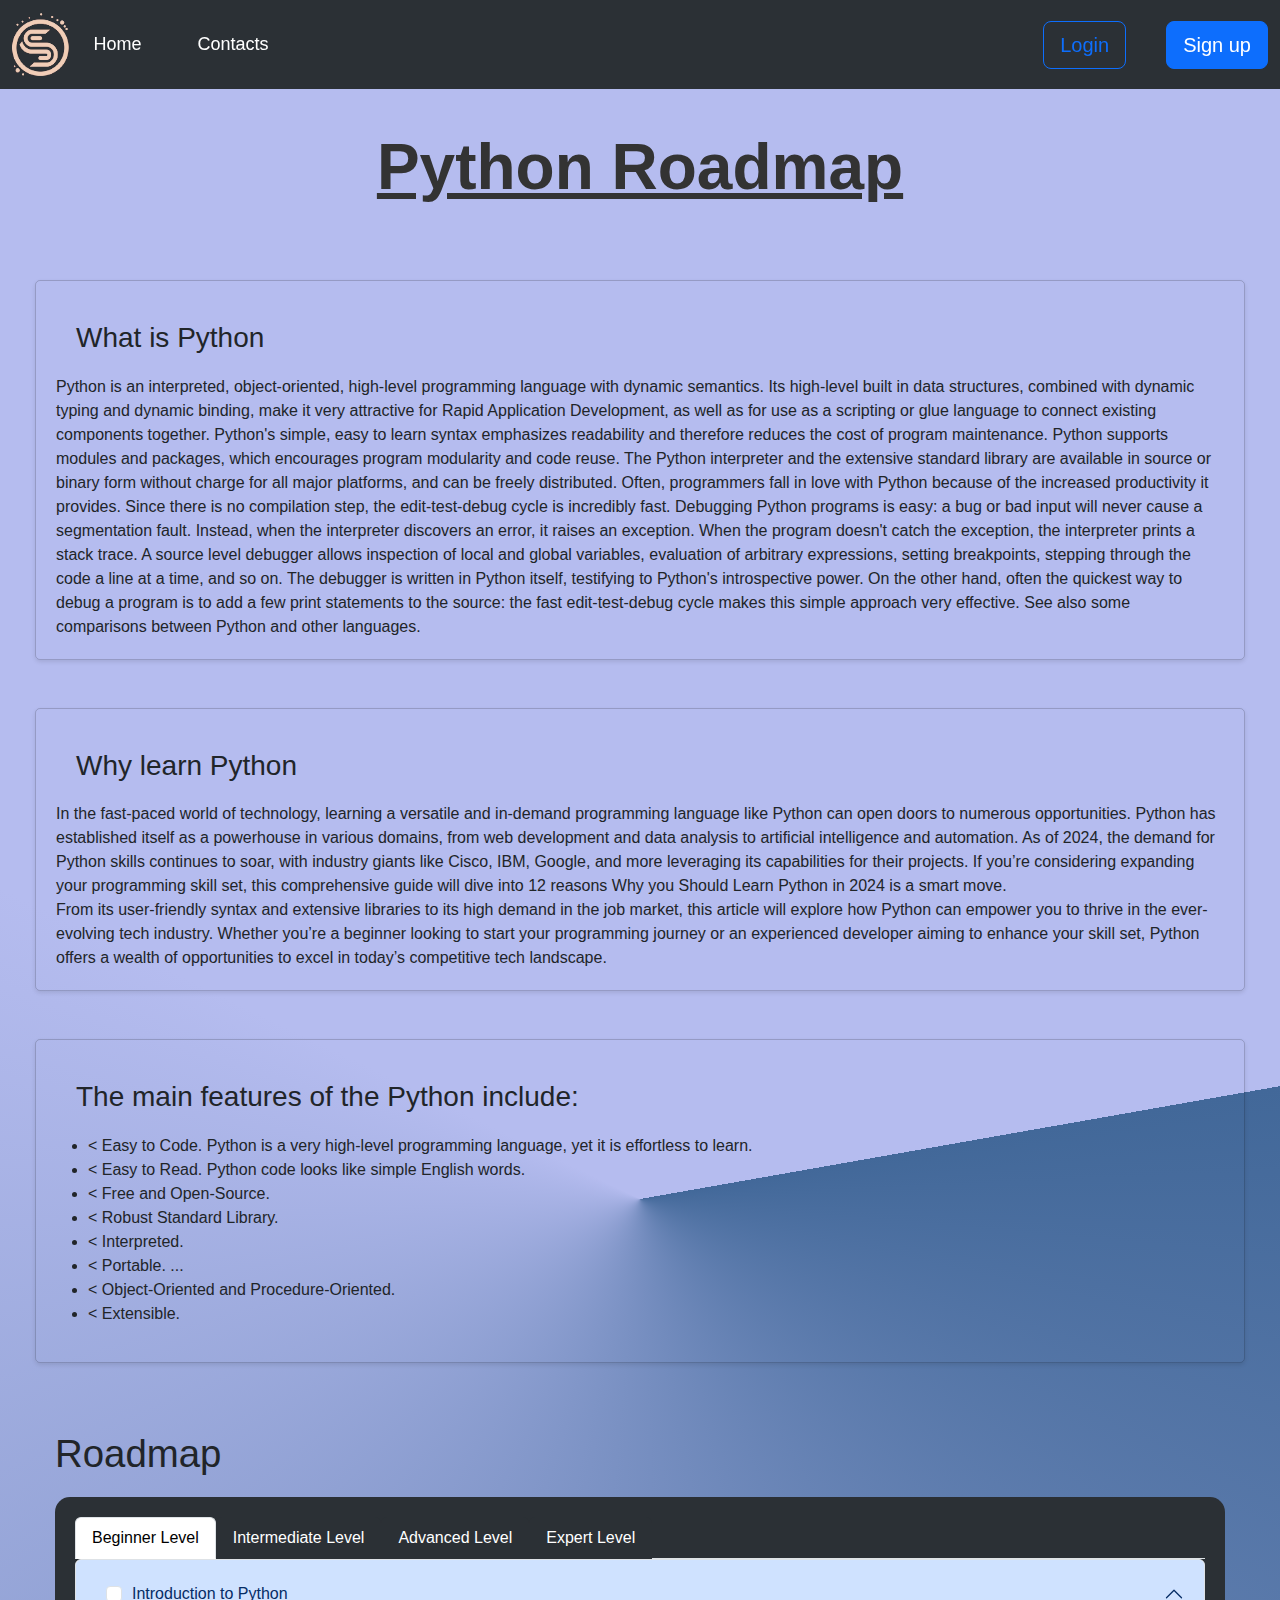
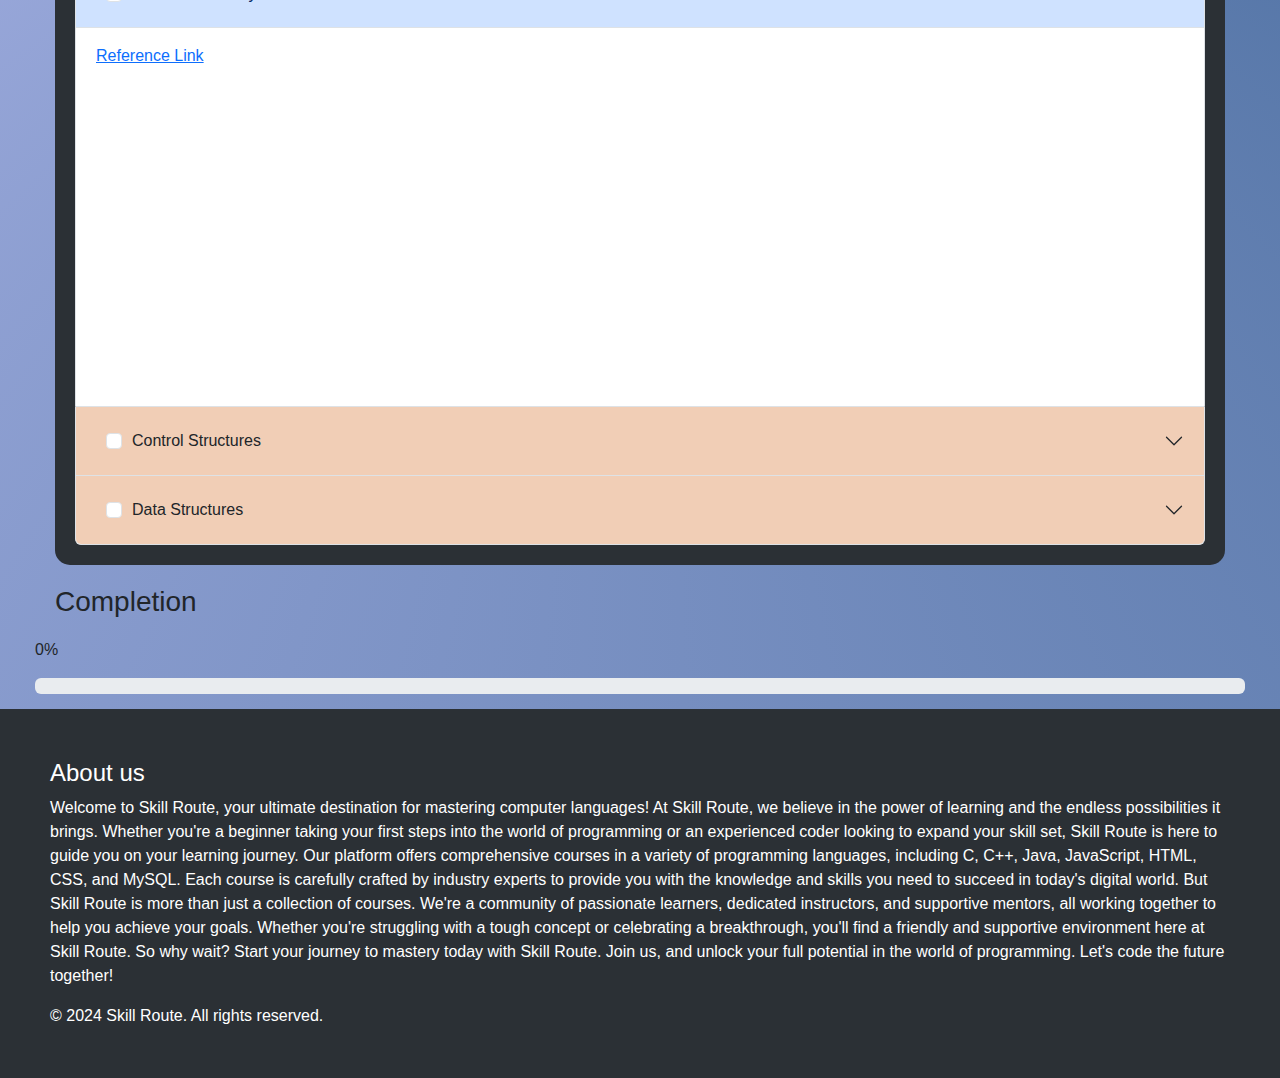
<file: python.html>
<!DOCTYPE html>
<html lang="en">
<head>
    <meta charset="UTF-8">
    <meta name="viewport" content="width=device-width, initial-scale=1.0">
    <title>Python Learning Roadmap</title>
    <link rel="stylesheet" href="https://cdn.jsdelivr.net/npm/bootstrap@5.3.3/dist/css/bootstrap.min.css">
    <link rel="stylesheet" href="c.css">
</head>
<body>
    <nav class="navbar navbar-expand-lg">
        <div class="container-fluid">
            <a href="index.html" class="navbar-brand">
                <img src="logo3-modified.jpg" alt="Logo">
            </a>
            <button class="navbar-toggler" type="button" data-bs-toggle="collapse"
                data-bs-target="#navbarSupportedContent" aria-controls="navbarSupportedContent" aria-expanded="false"
                aria-label="Toggle navigation">
                <!-- <span class="navbar-toggler-icon"></span> -->
                <img
                    src="[data-uri]" />
            </button>
            <div class="links collapse navbar-collapse" id="navbarSupportedContent">
                <ul class="navbar-nav me-auto mb-2 mb-lg-0">
                    <li class="nav-item"><a class="nav-link" aria-current="page" href="index.html">Home</a></li>
                    <li class="nav-item"><a class="nav-link" aria-current="page" href="Contact.html">Contacts</a></li>
                </ul>
                <div class="user links">
                    <ul class="navbar-nav me-auto mb-2 mb-lg-0">
                        <button type="button" class="btn btn-outline-primary btn-lg" onclick="Login()">Login</button>
                        <button type="button" class="btn btn-primary btn-lg" onclick="SignUp()">Sign up</button>
                    </ul>
                </div>
            </div>
        </div>
    </nav>
    <div class="main">
        <div class="heading">Python Roadmap</div>
        <div class="intro">
            <div class="card">
                <h3>What is Python</h3>
                Python is an interpreted, object-oriented, high-level programming language with dynamic semantics. Its high-level built in data structures, combined with dynamic typing and dynamic binding, make it very attractive for Rapid Application Development, as well as for use as a scripting or glue language to connect existing components together. Python's simple, easy to learn syntax emphasizes readability and therefore reduces the cost of program maintenance. Python supports modules and packages, which encourages program modularity and code reuse. The Python interpreter and the extensive standard library are available in source or binary form without charge for all major platforms, and can be freely distributed.

                Often, programmers fall in love with Python because of the increased productivity it provides. Since there is no compilation step, the edit-test-debug cycle is incredibly fast. Debugging Python programs is easy: a bug or bad input will never cause a segmentation fault. Instead, when the interpreter discovers an error, it raises an exception. When the program doesn't catch the exception, the interpreter prints a stack trace. A source level debugger allows inspection of local and global variables, evaluation of arbitrary expressions, setting breakpoints, stepping through the code a line at a time, and so on. The debugger is written in Python itself, testifying to Python's introspective power. On the other hand, often the quickest way to debug a program is to add a few print statements to the source: the fast edit-test-debug cycle makes this simple approach very effective.
                
                See also some comparisons between Python and other languages.
            </div>
            <br><br>
            <div class="card">
                <h3>Why learn Python</h3>
                In the fast-paced world of technology, learning a versatile and in-demand programming language like Python can open doors to numerous opportunities. Python has established itself as a powerhouse in various domains, from web development and data analysis to artificial intelligence and automation. As of 2024, the demand for Python skills continues to soar, with industry giants like Cisco, IBM, Google, and more leveraging its capabilities for their projects. If you’re considering expanding your programming skill set, this comprehensive guide will dive into 12 reasons Why you Should Learn Python in 2024 is a smart move.
                <br>
                From its user-friendly syntax and extensive libraries to its high demand in the job market, this article will explore how Python can empower you to thrive in the ever-evolving tech industry. Whether you’re a beginner looking to start your programming journey or an experienced developer aiming to enhance your skill set, Python offers a wealth of opportunities to excel in today’s competitive tech landscape.
            </div>
            <br><br>
            <div class="card">
                <h3>The main features of the Python include:</h3>
                <ul>
                    
                   <li>< Easy to Code. Python is a very high-level programming language, yet it is effortless to learn.</li>
                   <li>< Easy to Read. Python code looks like simple English words.</li>
                   <li>< Free and Open-Source.</li>
                   <li>< Robust Standard Library.</li>
                   <li>< Interpreted.</li>
                   <li>< Portable. ...
                   <li>< Object-Oriented and Procedure-Oriented. </li>
                   <li>< Extensible.</li>
                </ul>
            </div>
            <br><br>
            <h3 class="last">Roadmap</h3>
            <div class="roadmap">
                <header>
                    <div class="nav nav-tabs" id="nav-tab" role="tablist">
                        <button class="nav-link active" id="nav-home-tab" data-bs-toggle="tab"
                            data-bs-target="#nav-home" type="button" role="tab" aria-controls="nav-home"
                            aria-selected="true">Beginner Level</button>
                        <button class="nav-link" id="nav-profile-tab" data-bs-toggle="tab" data-bs-target="#nav-profile"
                            type="button" role="tab" aria-controls="nav-profile" aria-selected="false">Intermediate
                            Level</button>
                        <button class="nav-link" id="nav-contact-tab" data-bs-toggle="tab" data-bs-target="#nav-contact"
                            type="button" role="tab" aria-controls="nav-contact" aria-selected="false">Advanced
                            Level</button>
                        <button class="nav-link" id="nav-Expert-tab" data-bs-toggle="tab" data-bs-target="#nav-Expert"
                            type="button" role="tab" aria-controls="nav-Expert" aria-selected="false">Expert
                            Level</button>
                    </div>
                </header>
                <div class="tab-content" id="nav-tabContent">
                    <div class="tab-pane fade show active" id="nav-home" role="tabpanel" aria-labelledby="nav-home-tab"
                        tabindex="0">
                        <div class="accordion" id="accordionExample">
                            <div class="accordion-item">
                                <h2 class="accordion-header">
                                    <button class="accordion-button" type="button" data-bs-toggle="collapse"
                                        data-bs-target="#collapseOne" aria-expanded="false" aria-controls="collapseOne">
                                        Introduction to Python
                                    </button>
                                </h2>
                                <div id="collapseOne" class="accordion-collapse collapse show"
                                    data-bs-parent="#accordionExample">
                                    <div class="accordion-body">
                                        <a href="https://www.geeksforgeeks.org/reasons-why-you-should-learn-python/"> Reference Link</a>  <br>
                                        <iframe width="100%" height="315" src="https://www.youtube.com/embed/kqtD5dpn9C8?si=4DcWei49dP_lWe9_" title="YouTube video player" frameborder="0" allow="accelerometer; autoplay; clipboard-write; encrypted-media; gyroscope; picture-in-picture; web-share" referrerpolicy="strict-origin-when-cross-origin" allowfullscreen></iframe>
                                    </div>
                                </div>
                            </div>
                            <div class="accordion-item">
                                <h2 class="accordion-header">
                                    <button class="accordion-button collapsed" type="button" data-bs-toggle="collapse"
                                        data-bs-target="#collapseTwo" aria-expanded="false" aria-controls="collapseTwo">
                                        Control Structures
                                    </button>
                                </h2>
                                <div id="collapseTwo" class="accordion-collapse collapse"
                                    data-bs-parent="#accordionExample">
                                    <div class="accordion-body">
                                        <a href="https://www.javatpoint.com/control-structures-in-python"> Reference Link</a>  <br>
                                        <iframe width="100%" height="315" src="https://www.youtube.com/embed/ceiuLR2ysas?si=8TFR9pRRAJUbksBA" title="YouTube video player" frameborder="0" allow="accelerometer; autoplay; clipboard-write; encrypted-media; gyroscope; picture-in-picture; web-share" referrerpolicy="strict-origin-when-cross-origin" allowfullscreen></iframe>
                                    </div>
                                </div>
                            </div>
                            <div class="accordion-item">
                                <h2 class="accordion-header">
                                    <button class="accordion-button collapsed" type="button" data-bs-toggle="collapse"
                                        data-bs-target="#collapseThree" aria-expanded="false"
                                        aria-controls="collapseThree">
                                        Data Structures
                                    </button>
                                </h2>
                                <div id="collapseThree" class="accordion-collapse collapse"
                                    data-bs-parent="#accordionExample">
                                    <div class="accordion-body">
                                        <a href="https://www.geeksforgeeks.org/python-data-structures/"> Reference Link</a>  <br>
                                        <iframe width="100%" height="315" src="https://www.youtube.com/embed/f9Aje_cN_CY?si=Hwg1rhmXSBhx7NhT" title="YouTube video player" frameborder="0" allow="accelerometer; autoplay; clipboard-write; encrypted-media; gyroscope; picture-in-picture; web-share" referrerpolicy="strict-origin-when-cross-origin" allowfullscreen></iframe>
                                    </div>
                                </div>
                            </div>
                        </div>
                    </div>
                    <div class="tab-pane fade" id="nav-profile" role="tabpanel" aria-labelledby="nav-profile-tab"
                        tabindex="0">
                        <div class="accordion" id="accordionExample">
                            <div class="accordion-item">
                                <h2 class="accordion-header">
                                    <button class="accordion-button" type="button" data-bs-toggle="collapse"
                                        data-bs-target="#collapseOne" aria-expanded="true" aria-controls="collapseOne">
                                        Functions and Modules
                                    </button>
                                </h2>
                                <div id="collapseOne" class="accordion-collapse collapse show"
                                    data-bs-parent="#accordionExample">
                                    <div class="accordion-body">
                                        <a href="https://www.geeksforgeeks.org/python-modules/"> Reference Link</a>  <br>
                                        <iframe width="100%" height="315" src="https://www.youtube.com/embed/NJ_JTzpjKE8?si=hhh5bSKvIIT9ZKBM" title="YouTube video player" frameborder="0" allow="accelerometer; autoplay; clipboard-write; encrypted-media; gyroscope; picture-in-picture; web-share" referrerpolicy="strict-origin-when-cross-origin" allowfullscreen></iframe>
                                    </div>
                                </div>
                            </div>
                            <div class="accordion-item">
                                <h2 class="accordion-header">
                                    <button class="accordion-button collapsed" type="button" data-bs-toggle="collapse"
                                        data-bs-target="#collapseTwo" aria-expanded="false" aria-controls="collapseTwo">
                                        File Handling
                                    </button>
                                </h2>
                                <div id="collapseTwo" class="accordion-collapse collapse"
                                    data-bs-parent="#accordionExample">
                                    <div class="accordion-body">
                                        <a href="https://www.geeksforgeeks.org/file-handling-python/"> Reference Link</a>  <br>
                                        <iframe width="100%" height="315" src="https://www.youtube.com/embed/eDBPlcWYses?si=6M7aglUyVTPZU0o7" title="YouTube video player" frameborder="0" allow="accelerometer; autoplay; clipboard-write; encrypted-media; gyroscope; picture-in-picture; web-share" referrerpolicy="strict-origin-when-cross-origin" allowfullscreen></iframe>
                                    </div>
                                </div>
                            </div>
                            <div class="accordion-item">
                                <h2 class="accordion-header">
                                    <button class="accordion-button collapsed" type="button" data-bs-toggle="collapse"
                                        data-bs-target="#collapseThree" aria-expanded="false"
                                        aria-controls="collapseThree">
                                        Error Handling and Exceptions
                                    </button>
                                </h2>
                                <div id="collapseThree" class="accordion-collapse collapse"
                                    data-bs-parent="#accordionExample">
                                    <div class="accordion-body">
                                        <a href="https://docs.python.org/3/tutorial/errors.html"> Reference Link</a>  <br>
                                        <iframe width="100%" height="315" src="https://www.youtube.com/embed/4LKo6dlku7M?si=TwuUJ6Dk6Sk84Fwu" title="YouTube video player" frameborder="0" allow="accelerometer; autoplay; clipboard-write; encrypted-media; gyroscope; picture-in-picture; web-share" referrerpolicy="strict-origin-when-cross-origin" allowfullscreen></iframe>
                                    </div>
                                </div>
                            </div>
                        </div>
                    </div>
                    <div class="tab-pane fade" id="nav-contact" role="tabpanel" aria-labelledby="nav-contact-tab"
                        tabindex="0">
                        <div class="accordion" id="accordionExample">
                            <div class="accordion-item">
                                <h2 class="accordion-header">
                                    <button class="accordion-button" type="button" data-bs-toggle="collapse"
                                        data-bs-target="#collapseOne" aria-expanded="true" aria-controls="collapseOne">
                                        Object-Oriented Programming (OOP)
                                </h2>
                                <div id="collapseOne" class="accordion-collapse collapse show"
                                    data-bs-parent="#accordionExample">
                                    <div class="accordion-body">
                                        <a href="https://www.geeksforgeeks.org/python-oops-concepts/"> Reference Link</a>  <br>
                                        <iframe width="100%" height="315" src="https://www.youtube.com/embed/HeW-D6KpDwY?si=OPb8qCEgnmEFXl0u" title="YouTube video player" frameborder="0" allow="accelerometer; autoplay; clipboard-write; encrypted-media; gyroscope; picture-in-picture; web-share" referrerpolicy="strict-origin-when-cross-origin" allowfullscreen></iframe>
                                    </div>
                                </div>
                            </div>
                            <div class="accordion-item">
                                <h2 class="accordion-header">
                                    <button class="accordion-button collapsed" type="button" data-bs-toggle="collapse"
                                        data-bs-target="#collapseTwo" aria-expanded="false" aria-controls="collapseTwo">
                                        Data Manipulation and Analysis
                                    </button>
                                </h2>
                                <div id="collapseTwo" class="accordion-collapse collapse"
                                    data-bs-parent="#accordionExample">
                                    <div class="accordion-body">
                                        <a href="https://www.geeksforgeeks.org/data-manipulattion-in-python-using-pandas/"> Reference Link</a>  <br>
                                        <iframe width="100%" height="315" src="https://www.youtube.com/embed/3a8wEHaTF3w?si=z8iYIsTVpEt4jzaz" title="YouTube video player" frameborder="0" allow="accelerometer; autoplay; clipboard-write; encrypted-media; gyroscope; picture-in-picture; web-share" referrerpolicy="strict-origin-when-cross-origin" allowfullscreen></iframe>
                                    </div>
                                </div>
                            </div>
                            <div class="accordion-item">
                                <h2 class="accordion-header">
                                    <button class="accordion-button collapsed" type="button" data-bs-toggle="collapse"
                                        data-bs-target="#collapseThree" aria-expanded="false"
                                        aria-controls="collapseThree">
                                        Web Development with Flask/Django
                                    </button>
                                </h2>
                                <div id="collapseThree" class="accordion-collapse collapse"
                                    data-bs-parent="#accordionExample">
                                    <div class="accordion-body">
                                        <a href="https://www.geeksforgeeks.org/python-introduction-to-web-development-using-flask/"> Reference Link</a>  <br>
                                        <iframe width="100%" height="315" src="https://www.youtube.com/embed/f00Kxt-PFYA?si=axPX4fR_zVjSK45L" title="YouTube video player" frameborder="0" allow="accelerometer; autoplay; clipboard-write; encrypted-media; gyroscope; picture-in-picture; web-share" referrerpolicy="strict-origin-when-cross-origin" allowfullscreen></iframe>
                                    </div>
                                </div>
                            </div>
                        </div>
                    </div>
                    <div class="tab-pane fade" id="nav-Expert" role="tabpanel" aria-labelledby="nav-Expert-tab"
                        tabindex="0">
                        <div class="accordion" id="accordionExample">
                            <div class="accordion-item">
                                <h2 class="accordion-header">
                                    <button class="accordion-button" type="button" data-bs-toggle="collapse"
                                        data-bs-target="#collapseOne" aria-expanded="true" aria-controls="collapseOne">
                                        Concurrency and Parallelism
                                    </button>
                                </h2>
                                <div id="collapseOne" class="accordion-collapse collapse show"
                                    data-bs-parent="#accordionExample">
                                    <div class="accordion-body">
                                        <a href="https://www.geeksforgeeks.org/difference-between-concurrency-and-parallelism/"> Reference Link</a>  <br>
                                        <iframe width="100%" height="315" src="https://www.youtube.com/embed/ICbU6zAKtqQ?si=aQvvtloEZQO4vvY1" title="YouTube video player" frameborder="0" allow="accelerometer; autoplay; clipboard-write; encrypted-media; gyroscope; picture-in-picture; web-share" referrerpolicy="strict-origin-when-cross-origin" allowfullscreen></iframe>
                                    </div>
                                </div>
                            </div>
                            <div class="accordion-item">
                                <h2 class="accordion-header">
                                    <button class="accordion-button collapsed" type="button" data-bs-toggle="collapse"
                                        data-bs-target="#collapseTwo" aria-expanded="false" aria-controls="collapseTwo">
                                        Data Science and Machine Learning
                                    </button>
                                </h2>
                                <div id="collapseTwo" class="accordion-collapse collapse"
                                    data-bs-parent="#accordionExample">
                                    <div class="accordion-body">
                                        <a href="https://www.udemy.com/course/python-for-data-science-machine-learning/?utm_source=adwords&utm_medium=udemyads&utm_campaign=DataScience_v.PROF_la.EN_cc.INDIA_ti.5336&campaigntype=Search&portfolio=India&language=EN&product=Course&test=&audience=DSA&topic=&priority=&utm_content=deal4584&utm_term=_._ag_81684907382_._ad_533157667342_._kw__._de_c_._dm__._pl__._ti_dsa-774930027489_._li_1007753_._pd__._&matchtype=&gad_source=1&gclid=Cj0KCQjwltKxBhDMARIsAG8KnqWiMVYBfBTPV_Lvu7bRSpy8B52h-L9088RYmWd4hL9PRQ4bKRGI7TgaAsH5EALw_wcB&couponCode=IND21PM"> Reference Link</a>  <br>
                                        <iframe width="100%"height="315" src="https://www.youtube.com/embed/7eh4d6sabA0?si=COi2Ri9xWnAxncpG" title="YouTube video player" frameborder="0" allow="accelerometer; autoplay; clipboard-write; encrypted-media; gyroscope; picture-in-picture; web-share" referrerpolicy="strict-origin-when-cross-origin" allowfullscreen></iframe>
                                    </div>
                                </div>
                            </div>
                            <div class="accordion-item">
                                <h2 class="accordion-header">
                                    <button class="accordion-button collapsed" type="button" data-bs-toggle="collapse"
                                        data-bs-target="#collapseThree" aria-expanded="false"
                                        aria-controls="collapseThree">
                                        Advanced Topics 
                                    </button>
                                </h2>
                                <div id="collapseThree" class="accordion-collapse collapse"
                                    data-bs-parent="#accordionExample">
                                    <div class="accordion-body">
                                        <a href="https://www.geeksforgeeks.org/advanced-python-tutorials/"> Reference Link</a>  <br>
                                        <iframe width="100%" height="315" src="https://www.youtube.com/embed/Yrtm7d3TJbs?si=ypFwrzVrkn8XFldU" title="YouTube video player" frameborder="0" allow="accelerometer; autoplay; clipboard-write; encrypted-media; gyroscope; picture-in-picture; web-share" referrerpolicy="strict-origin-when-cross-origin" allowfullscreen></iframe>
                                    </div>
                                </div>
                            </div>
                        </div>
                    </div>
                </div>
            </div>
            <h3>Completion</h3>
            <p class="per">0%</p>
            <div class="progress" role="progressbar" aria-label="Basic example" aria-valuenow="0" aria-valuemin="0"
                aria-valuemax="100">
                <div class="progress-bar" style="width: 0%"></div>
            </div>
        </div>
    </div>

    <footer>
        <div class="About_us">
            <h4>About us</h4>
            <p>Welcome to Skill Route, your ultimate destination for mastering computer languages! At Skill Route, we believe in the power of learning and the endless possibilities it brings. Whether you're a beginner taking your first steps into the world of programming or an experienced coder looking to expand your skill set, Skill Route is here to guide you on your learning journey. Our platform offers comprehensive courses in a variety of programming languages, including C, C++, Java, JavaScript, HTML, CSS, and MySQL. Each course is carefully crafted by industry experts to provide you with the knowledge and skills you need to succeed in today's digital world. But Skill Route is more than just a collection of courses. We're a community of passionate learners, dedicated instructors, and supportive mentors, all working together to help you achieve your goals. Whether you're struggling with a tough concept or celebrating a breakthrough, you'll find a friendly and supportive environment here at Skill Route. So why wait? Start your journey to mastery today with Skill Route. Join us, and unlock your full potential in the world of programming. Let's code the future together!</p>
            &copy 2024 Skill Route. All rights reserved.
        </div>
    </footer>

    <script>
        function Login() {
            window.location.href = 'login.html', '_blank';
        }
        function SignUp() {
            window.location.href = 'sign up.html';
        }
    </script>
    <script src="https://cdn.jsdelivr.net/npm/bootstrap@5.3.3/dist/js/bootstrap.bundle.min.js"></script>
    <script src="checkbox.js"></script>
</body>
</html>
</file>
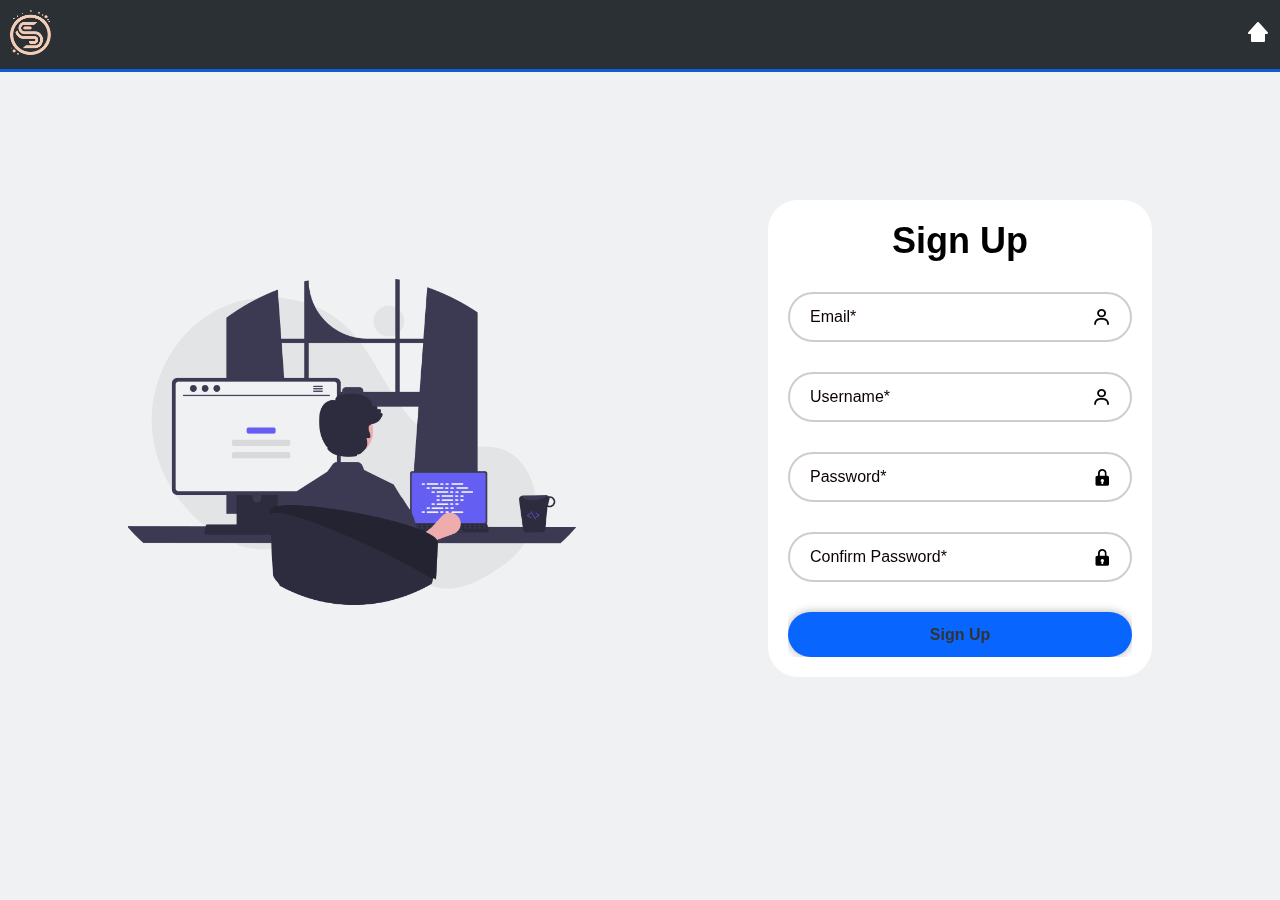
<file: sign up.html>
<!DOCTYPE html>
<html lang="en">

<head>
    <meta charset="UTF-8">
    <meta name="viewport" content="width=device-width, initial-scale=1.0">
    <title>Login Page</title>
    <link rel="stylesheet" href="style.css">
    <link href='https://unpkg.com/boxicons@2.1.4/css/boxicons.min.css' rel='stylesheet'>
</head>

<body>
    <header>
        <div class="logo"><img src="logo3-modified.jpg" alt="Logo"></div>
        <div class="home">
            <a href="index.html"><img
                    src="[data-uri]" />
            </a>
        </div>
    </header>
    <hr>
    <div class="main">
        <img src="undraw_Programming_re_kg9v.png" alt="">
        <div class="wrapper">
            <form>
                <h1>Sign Up</h1>
                <div class="input-box">
                    <input type="text" placeholder="Email*" required>
                    <i class='bx bx-user'></i>
                </div>

                <div class="input-box">
                    <input type="text" placeholder="Username*" required>
                    <i class='bx bx-user'></i>
                </div>

                <div class="input-box">
                    <input type="password" placeholder="Password*" required>
                    <i class='bx bxs-lock'></i>
                </div>

                <div class="input-box">
                    <input type="password" placeholder="Confirm Password*" required>
                    <i class='bx bxs-lock'></i>
                </div>


                <button type="submit" class="btn" onclick="Login()">Sign Up</button>

            </form>
        </div>
    </div>

    <script>
        function Login() {
            window.location.href = 'index.html', '_blank';
        }
    </script>

</body>

</html>
</file>
<file: home_style.css>
*{
    margin: 0;
    --dark: #19283B;
    --light: #B8B9C1;
}
.ratings {
    display: flex;
    align-items: center;
    justify-content: space-between;
    margin-top: 10px;
}

.stars {
    color: gold; /* Change color as desired */
}

@property --rotate {
    syntax: "<angle>";
    initial-value: 70deg;
    inherits: false;
}

@keyframes rotateAnimation{
    from{
        --rotate: 0deg;
    }to{
        --rotate: -360deg;
    }
}

nav{
    position: sticky;
    top : 0px;
    z-index: 1;
    background-color: #2B3035;
    font-size: x-large;
    font-weight:400;
    /* display: flex;
    justify-content: space-between; */
    padding: 0.8%;
}

nav div a img{
    height: 7vh;
    margin: 0%;
    padding: 0;
    mix-blend-mode:lighten;
}
nav div a{
    margin: 0;
    padding: 0;
}

nav div .links ul{
    /* display: flex;
    list-style-type: none;
    align-items: center;*/
    gap : 40px;
    height: 100%;
    padding : 0px;
    margin: 0px;
}

nav div .links ul li a{
    text-decoration: none;
    /* color: white; */
    color: white;
}

nav div .links ul li a:hover{
    text-decoration: underline white;
    color: white;
    font-weight: 500;
}

main .info{
    height:70vh;
    font-size: xx-large;
    font-weight: 800;
    padding-top: 25vh;
    padding-bottom: 25vh;
    padding-left: 15vw;
    background-image: url(Home-large.png);
    background-size: cover;
    background-position: center;
    background-repeat: no-repeat;
    /* background-attachment: fixed; */
}

main .info .sub{
    font-size: x-large;
    font-weight: 600;
}

.section{
    background-image: conic-gradient(
        from var(--rotate), var(--dark), var(--light) 60%
    );
    /* background-image: url("../Pics/login4.jpg"); */
}

.skills{
    font-size: x-large;
    font-weight: 600;
    padding-left: 10vw;
    padding-top: 5vh;
    padding-bottom: 5vh;
    text-decoration: underline;
}

.container {
    display: flex;
    flex-wrap: wrap;
    justify-content: center;
    padding: 20px;
}

.card {
    width: 300px;
    background-color: #fff;
    border-radius: 8px;
    box-shadow: 0 2px 4px rgba(0, 0, 0, 0.1);
    margin: 10px;
    padding: 20px;
    text-align: center;
    position: relative;
    overflow: hidden;
    transition: transform 0.3s ease;
}

.card:hover {
    transform: translateY(-5px);
}

.card h2 {
    color: #333;
}

.card p {
    color: #666;
}

.card img {
    max-width: 100%;
    margin-bottom: 10px;
    height: 200px;
}

.card a {
    display: inline-block;
    margin-top: 10px;
    padding: 8px 16px;
    background-color: #007bff;
    color: #fff;
    text-decoration: none;
    border-radius: 5px;
    transition: background-color 0.3s ease;
}

.card a:hover {
    background-color: #0056b3;
}

.info{
    gap: 20px;
}

.info .card h2{
    text-align: right;
    font-weight: 900;
    padding: 10px;
}

.info .card .first{
    font-size: large;
    font-weight: 700;
}

#toTop{
    position: fixed;
    bottom: 20px;
    right: 10px;
    width: 50px;
    height: 50px;
    background-image: url(img/totop.png);
    background-size: 70%;
    background-repeat: no-repeat;
    background-position: center;
    background-color: rgb(0, 119, 255);
    border: none;
    border-radius: 10px;
    cursor: pointer;
    box-shadow: 0 10px 0 #0a60c9;
    transition: transform 0.3s, box-shadow 0.3s ;
}
#toTop:active{
    transform: translateY(10px);
    box-shadow: none;
}

footer{
    background-color: #2B3035;
    padding: 50px;
    text-align:left;
    color: white;
}
 
 footer .About_us h4{
    font-size: x-large;
 }
</file>
<file: c.css>
* {
    font-family: Arial, sans-serif;
    margin: 0;
    --dark: #426899;
    --light: #b5bcef;
    /* --light : #B2F7F5; */
    /*8dd5f2
    B2F7F5
    B3FCB4
    6AC7FC
    CFFCB3
    C59AED
    */
}

@property --rotate {
    syntax: "<angle>";
    initial-value: 80deg;
    inherits: false;
}

@keyframes rotateAnimation{
    from{
        --rotate: 0deg;
    }to{
        --rotate: -360deg;
    }
}

body {
    /* background-color: rgb(194, 224, 250); */
}

nav {
    position: sticky;
    top: 0px;
    z-index: 1;
    background-color: #2B3035;
    font-size: large;
    font-weight: 400;
    display: flex;
    justify-content: space-between;
    padding: 0.8%;
}

nav a img {
    height: 7vh;
    margin: 0%;
    padding: 0;
    mix-blend-mode: lighten;
}

nav .links ul {
    display: flex;
    list-style-type: none;
    align-items: center;
    gap: 40px;
    height: 100%;
    padding: 0px;
    margin: 0px;
}

nav .links ul li {
    margin: 0;
    padding: 0;
}

nav .links ul li a {
    text-decoration: none;
    color: white;
}

nav .links ul li a:hover {
    text-decoration: underline;
    color: white;
    font-weight: 500;
}

nav .user ul li a .lbtn {
    background-color: #0B5ED7;
    width: 50px;
    height: 30px;
    border-radius: 10px;
    text-align: center;
}


header .nav .nav-link {
    color: black;
}


.heading {
    color: #333;
    text-align: center;
    text-decoration: underline;
    padding: 30px;
    font-size: 5vw;
    font-weight: 800;
    animation: textAnimation 2s forwards;
}

@keyframes textAnimation {
    from {
        transform: translateY(20px);
        /* Initial position of the text */
        opacity: 0;
        /* Initial opacity */
    }

    to {
        transform: translateY(0px);
        /* Final position of the text */
        opacity: 1;
        /* Final opacity */
    }
}

.main{
    background-image: conic-gradient(
        from var(--rotate), var(--dark), var(--light) 60%
    );
}

.intro {
    margin: 20px;
    margin-bottom: 0px;
    font-weight: 520;
    padding: 15px;
}

.intro .last {
    font-size: 3vw;
}

.card {
    width: 100%;
    border-radius: 5px;
    padding: 20px;
    box-shadow: 0px 2px 4px rgba(0, 0, 0, 0.1);
    transition: transform 0.3s ease, box-shadow 0.3s ease;
    background: rgba(204, 204, 204, 0);
    animation: fadeInUp 0.5s ease forwards;
}

.card:hover {
    transform: translateY(-10px);
    box-shadow: 0px 6px 12px rgba(0, 0, 0, 0.3);
}

h3 {
    margin: 20px;
}

.roadmap {
    padding: 20px;
    margin: 20px;
    border-radius: 15px;
    background-color: #2B3035;
}

.roadmap header .nav button {
    background-color: #2B3035;
    color: white;
}

.roadmap .accordion-item {
    background-color: white;
}

.roadmap button {
    background-color: #F1CEB6;
}

footer {
    background-color: #2B3035;
    padding: 50px;
    text-align: left;
    color: white;
}

footer .About_us h4 {
    font-size: x-large;
}
</file>
<file: Login.css>
*{
    margin: 0;
    padding: 0;
    box-sizing: border-box;
    font-family: 'Segoe UI', Tahoma, Geneva, Verdana, sans-serif;
    --dark: #19283B;
    --light: #B8B9C1;
    overflow-x: hidden;
}

@property --rotate {
    syntax: "<angle>";
    initial-value: 70deg;
    inherits: false;
}

@keyframes rotateAnimation{
    from{
        --rotate: 0deg;
    }to{
        --rotate: -360deg;
    }
}

body{
    /* display: flex;
    flex-direction: column;
    align-items: center;
    min-height: 100vh; */
    background:#EFF1F3 ; 
    /* background-image: conic-gradient(
        from var(--rotate), var(--dark), var(--light) 60%
    ); */
    /* background-image: url(Login4.jpg);
    background-blend-mode: difference;
    background-size: cover;
    background-position: center;
    background-repeat: no-repeat; */
}

.main{
    display: flex;
    justify-content: space-between;
    align-items: center;
    padding: 10vw;
}

.main img{
    mix-blend-mode: multiply;
    width: 50vw;
}

p{
    display: block;
}

header{
    width: 100%;
    background-color: #2B3035;
    color: white;
    /* border: 3px solid bisque; */
    display: grid;
    grid-template-columns: [l]1fr [s]2fr [h]1fr;
    align-items: center;
    padding: 0.8%;
}

hr{
    height: 3px;
    background-color: #0B5ED7;
    width: 100%;
    border: 0px;
}

header .logo{
    grid-area: l;
}

header .logo img{
    height: 5vh;
    margin: 0%;
    padding: 0;
    mix-blend-mode:lighten;
}

header .home{
    grid-area: h;
    justify-self: end;
}

header .home a{
    text-decoration: none;
    color: white;
    font-size:larger;
}

header .home a:hover{
    text-decoration: underline;
}

.wrapper{
    padding: 20px;
    width: 30vw;
    background: white;
    border-radius: 30px;
    color: black;
    /* align-self: center;
    position: relative; 
    top: 20vh; */
}
.wrapper h1{
    font-size: 36px;
    text-align: center;
}

.wrapper .input-box{
    position: relative;
    width: 100%;
    height: 50px;
    margin: 30px 0;
}

.input-box input{
    width: 100%;
    height: 100%;
    background: transparent;
    border: none;
    outline: none;
    border: 2px solid rgba(23, 1, 1, 0.2);
    border-radius: 90px;
    font-size: 16px;
    color: black;
    padding:20px 45px 20px 20px ;

}

.input-box input::placeholder{
    color: rgb(13, 0, 0);
}

.input-box i{
    position: absolute;
    right: 20px;
    top:50%;
    transform: translateY(-50%);
    font-size: 20px;

}

.wrapper .remember-forgot{
    display: flex;
    justify-content: space-between;
    font-size: 16px;
    margin: -10px 11px 15px;
}
.remember-forgot label input{
    accent-color: rgb(18, 1, 1);
    margin-right: 3px;
}
.remember-forgot a{
    color: rgb(23, 1, 1);
    text-decoration: none;
}
.remember-forgot a:hover{
    text-decoration: underline;
}
.wrapper .btn{
    width: 100%;
    height: 45px;
    background: #0866FF;
    border: none;
    outline: none;
    border-radius: 40px;
    box-shadow: 0px 0px 10px rgba(0,0,0,.3);
    cursor: pointer;
    font-size: 16px;
    color: #333;
    font-weight: 700;

}
.wrapper .btn:hover{
    background:#1877F2;
}
.wrapper .register-link{
    font-size: 14.5px;
    text-align: center;
    margin-top: 20px;
}
.register-link p a{
    color: rgb(16, 0, 0);
    text-decoration: none;
    font-weight: 600;

}
.register-link p a:hover{
    text-decoration: underline;
}
.wrap{
    width: 420px;
    background:transparent;
    color: black;
}

.wrap h1{
    font-size: 36px;
    text-align: center;
}
.wrap .in-box{
    position: relative;
    width: 100%;
    height: 50px;
    margin: 30px 0;
}
.in-box input{
    width: 100%;
    height: 100%;
    background: transparent;
    border: none;
    outline: none;
    border: 2px solid rgba(23, 1, 1, 0.2);
    border-radius: 90px;
    font-size: 16px;
    color: black;
    padding:20px 45px 20px 20px ;

}
.in-box input::placeholder{
    color: rgb(13, 0, 0);
}
.in-box i{
    position: absolute;
    right: 20px;
    top:50%;
    transform: translateY(-50%);
    font-size: 20px;

}
.wrap .btn{
    width: 100%;
    height: 45px;
    background:#89959B;
    border: none;
    outline: none;
    border-radius: 40px;
    box-shadow: 0px 0px 10px rgba(0,0,0,.3);
    cursor: pointer;
    font-size: 16px;
    color: #333;
    font-weight: 600;

}
.wrap .btn:hover{
    background:#EFF1F3;
}
</file>
<file: style.css>
*{
    margin: 0;
    padding: 0;
    box-sizing: border-box;
    font-family: 'Segoe UI', Tahoma, Geneva, Verdana, sans-serif;
    --dark: #19283B;
    --light: #B8B9C1;
    overflow-x: hidden;
}

@property --rotate {
    syntax: "<angle>";
    initial-value: 70deg;
    inherits: false;
}

@keyframes rotateAnimation{
    from{
        --rotate: 0deg;
    }to{
        --rotate: -360deg;
    }
}

body{
    /* display: flex;
    flex-direction: column;
    align-items: center;
    min-height: 100vh; */
    background:#EFF1F3 ; 
    /* background-image: conic-gradient(
        from var(--rotate), var(--dark), var(--light) 60%
    ); */
    /* background-image: url(Login4.jpg);
    background-blend-mode: difference;
    background-size: cover;
    background-position: center;
    background-repeat: no-repeat; */
}

.main{
    display: flex;
    justify-content: space-between;
    align-items: center;
    padding: 10vw;
}

.main img{
    mix-blend-mode: multiply;
    width: 35vw;
}

p{
    display: block;
}

header{
    width: 100%;
    background-color: #2B3035;
    color: white;
    /* border: 3px solid bisque; */
    display: grid;
    grid-template-columns: [l]1fr [s]2fr [h]1fr;
    align-items: center;
    padding: 0.8%;
}

hr{
    height: 3px;
    background-color: #0B5ED7;
    width: 100%;
    border: 0px;
}

header .logo{
    grid-area: l;
}

header .logo img{
    height: 5vh;
    margin: 0%;
    padding: 0;
    mix-blend-mode:lighten;
}

header .home{
    grid-area: h;
    justify-self: end;
}

header .home a{
    text-decoration: none;
    color: white;
    font-size:larger;
}

header .home a:hover{
    text-decoration: underline;
}

.wrapper{
    padding: 20px;
    width: 30vw;
    background: white;
    border-radius: 30px;
    color: black;
    /* align-self: center;
    position: relative; 
    top: 20vh; */
}
.wrapper h1{
    font-size: 36px;
    text-align: center;
}

.wrapper .input-box{
    position: relative;
    width: 100%;
    height: 50px;
    margin: 30px 0;
}

.input-box input{
    width: 100%;
    height: 100%;
    background: transparent;
    border: none;
    outline: none;
    border: 2px solid rgba(23, 1, 1, 0.2);
    border-radius: 90px;
    font-size: 16px;
    color: black;
    padding:20px 45px 20px 20px ;

}

.input-box input::placeholder{
    color: rgb(13, 0, 0);
}

.input-box i{
    position: absolute;
    right: 20px;
    top:50%;
    transform: translateY(-50%);
    font-size: 20px;

}

.wrapper .remember-forgot{
    display: flex;
    justify-content: space-between;
    font-size: 16px;
    margin: -10px 11px 15px;
}
.remember-forgot label input{
    accent-color: rgb(18, 1, 1);
    margin-right: 3px;
}
.remember-forgot a{
    color: rgb(23, 1, 1);
    text-decoration: none;
}
.remember-forgot a:hover{
    text-decoration: underline;
}
.wrapper .btn{
    width: 100%;
    height: 45px;
    background: #0866FF;
    border: none;
    outline: none;
    border-radius: 40px;
    box-shadow: 0px 0px 10px rgba(0,0,0,.3);
    cursor: pointer;
    font-size: 16px;
    color: #333;
    font-weight: 700;

}
.wrapper .btn:hover{
    background:#1877F2;
}
.wrapper .register-link{
    font-size: 14.5px;
    text-align: center;
    margin-top: 20px;
}
.register-link p a{
    color: rgb(16, 0, 0);
    text-decoration: none;
    font-weight: 600;

}
.register-link p a:hover{
    text-decoration: underline;
}
.wrap{
    width: 420px;
    background:transparent;
    color: black;
}

.wrap h1{
    font-size: 36px;
    text-align: center;
}
.wrap .in-box{
    position: relative;
    width: 100%;
    height: 50px;
    margin: 30px 0;
}
.in-box input{
    width: 100%;
    height: 100%;
    background: transparent;
    border: none;
    outline: none;
    border: 2px solid rgba(23, 1, 1, 0.2);
    border-radius: 90px;
    font-size: 16px;
    color: black;
    padding:20px 45px 20px 20px ;

}
.in-box input::placeholder{
    color: rgb(13, 0, 0);
}
.in-box i{
    position: absolute;
    right: 20px;
    top:50%;
    transform: translateY(-50%);
    font-size: 20px;

}
.wrap .btn{
    width: 100%;
    height: 45px;
    background:#89959B;
    border: none;
    outline: none;
    border-radius: 40px;
    box-shadow: 0px 0px 10px rgba(0,0,0,.3);
    cursor: pointer;
    font-size: 16px;
    color: #333;
    font-weight: 600;

}
.wrap .btn:hover{
    background:#EFF1F3;
}
</file>
